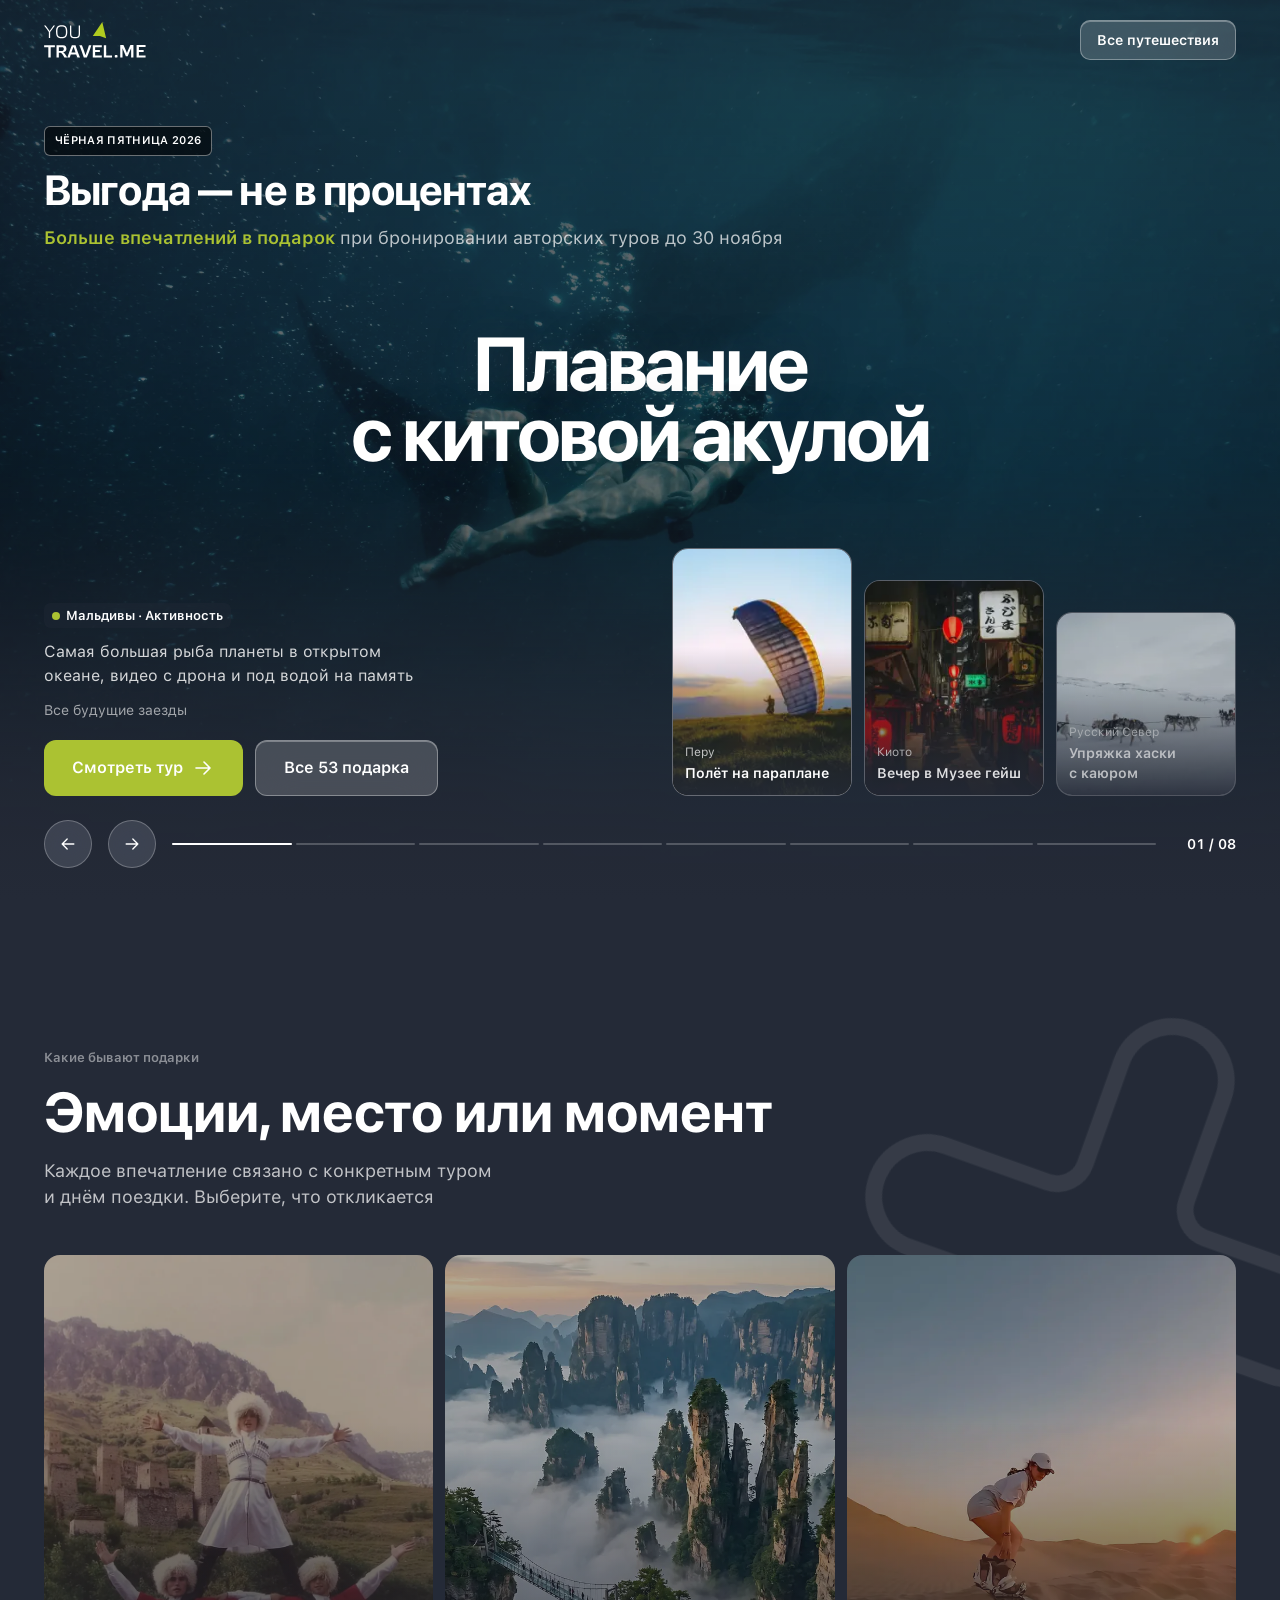
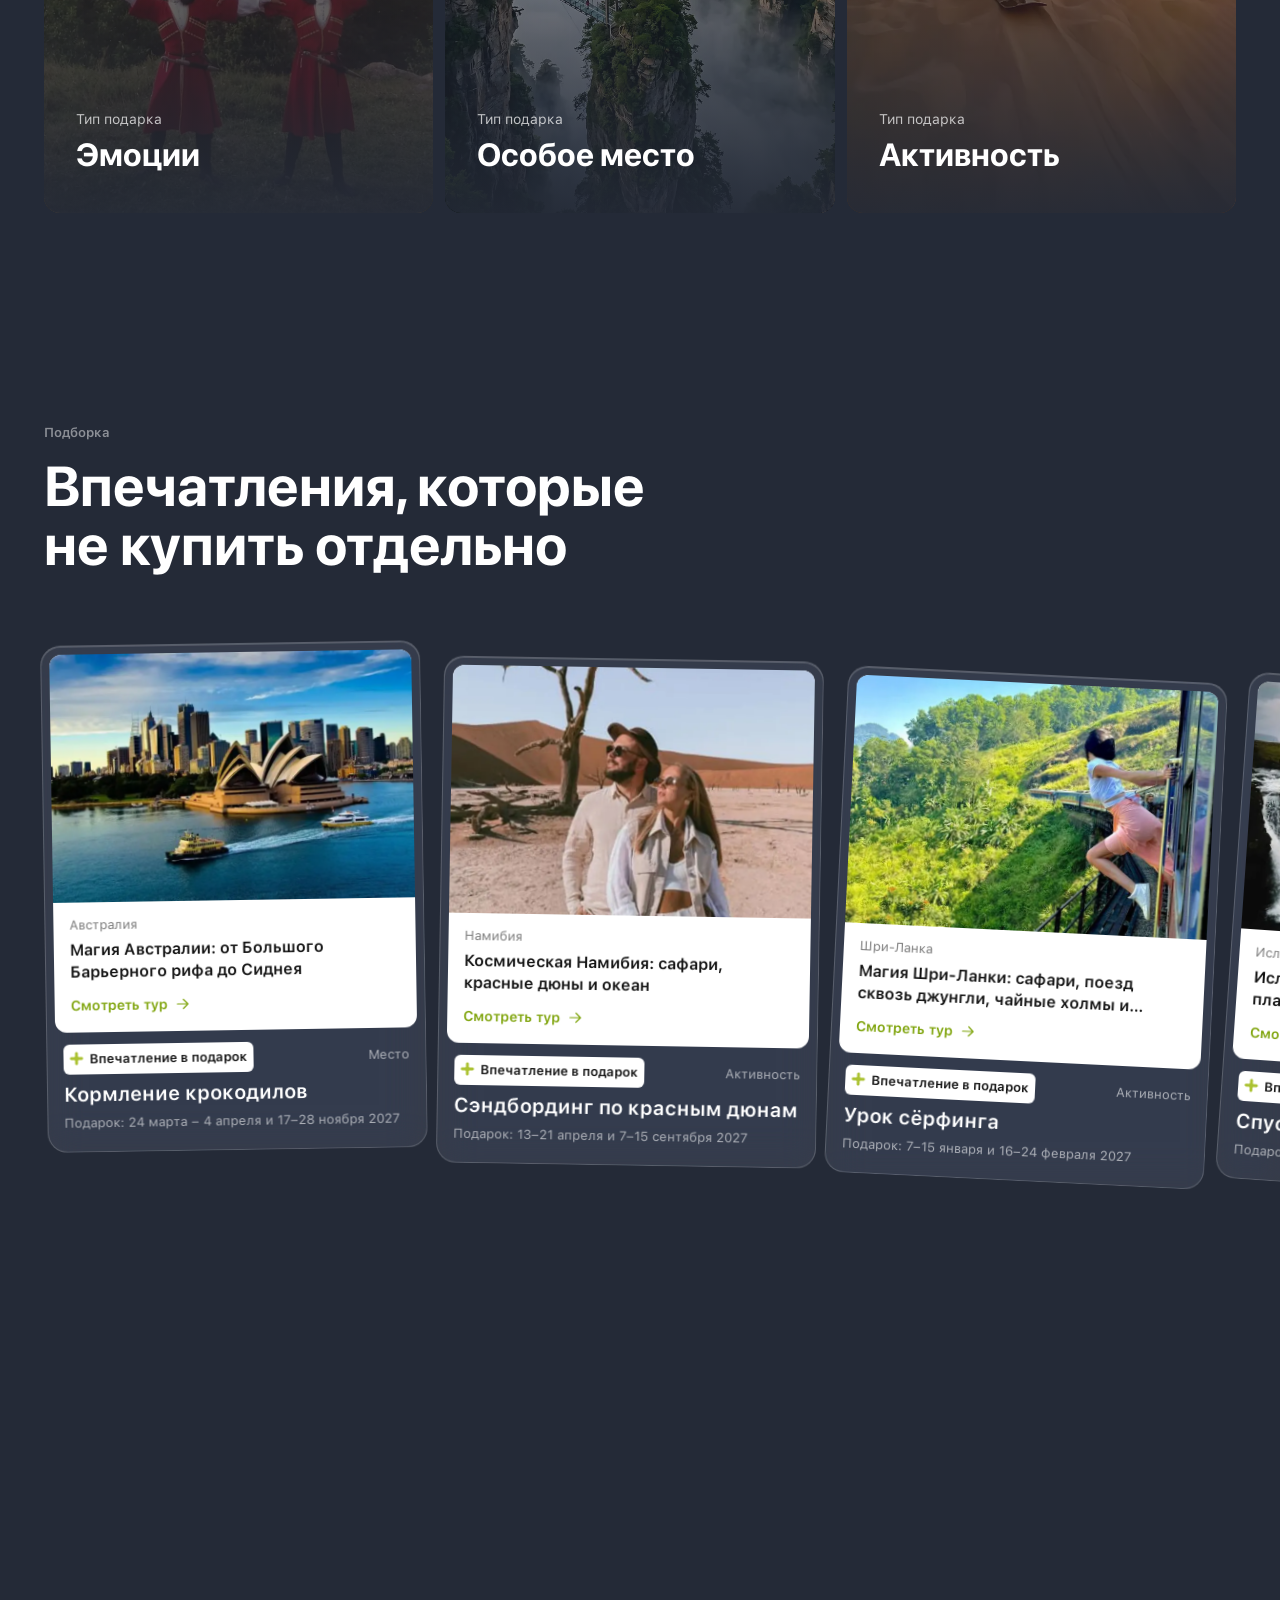
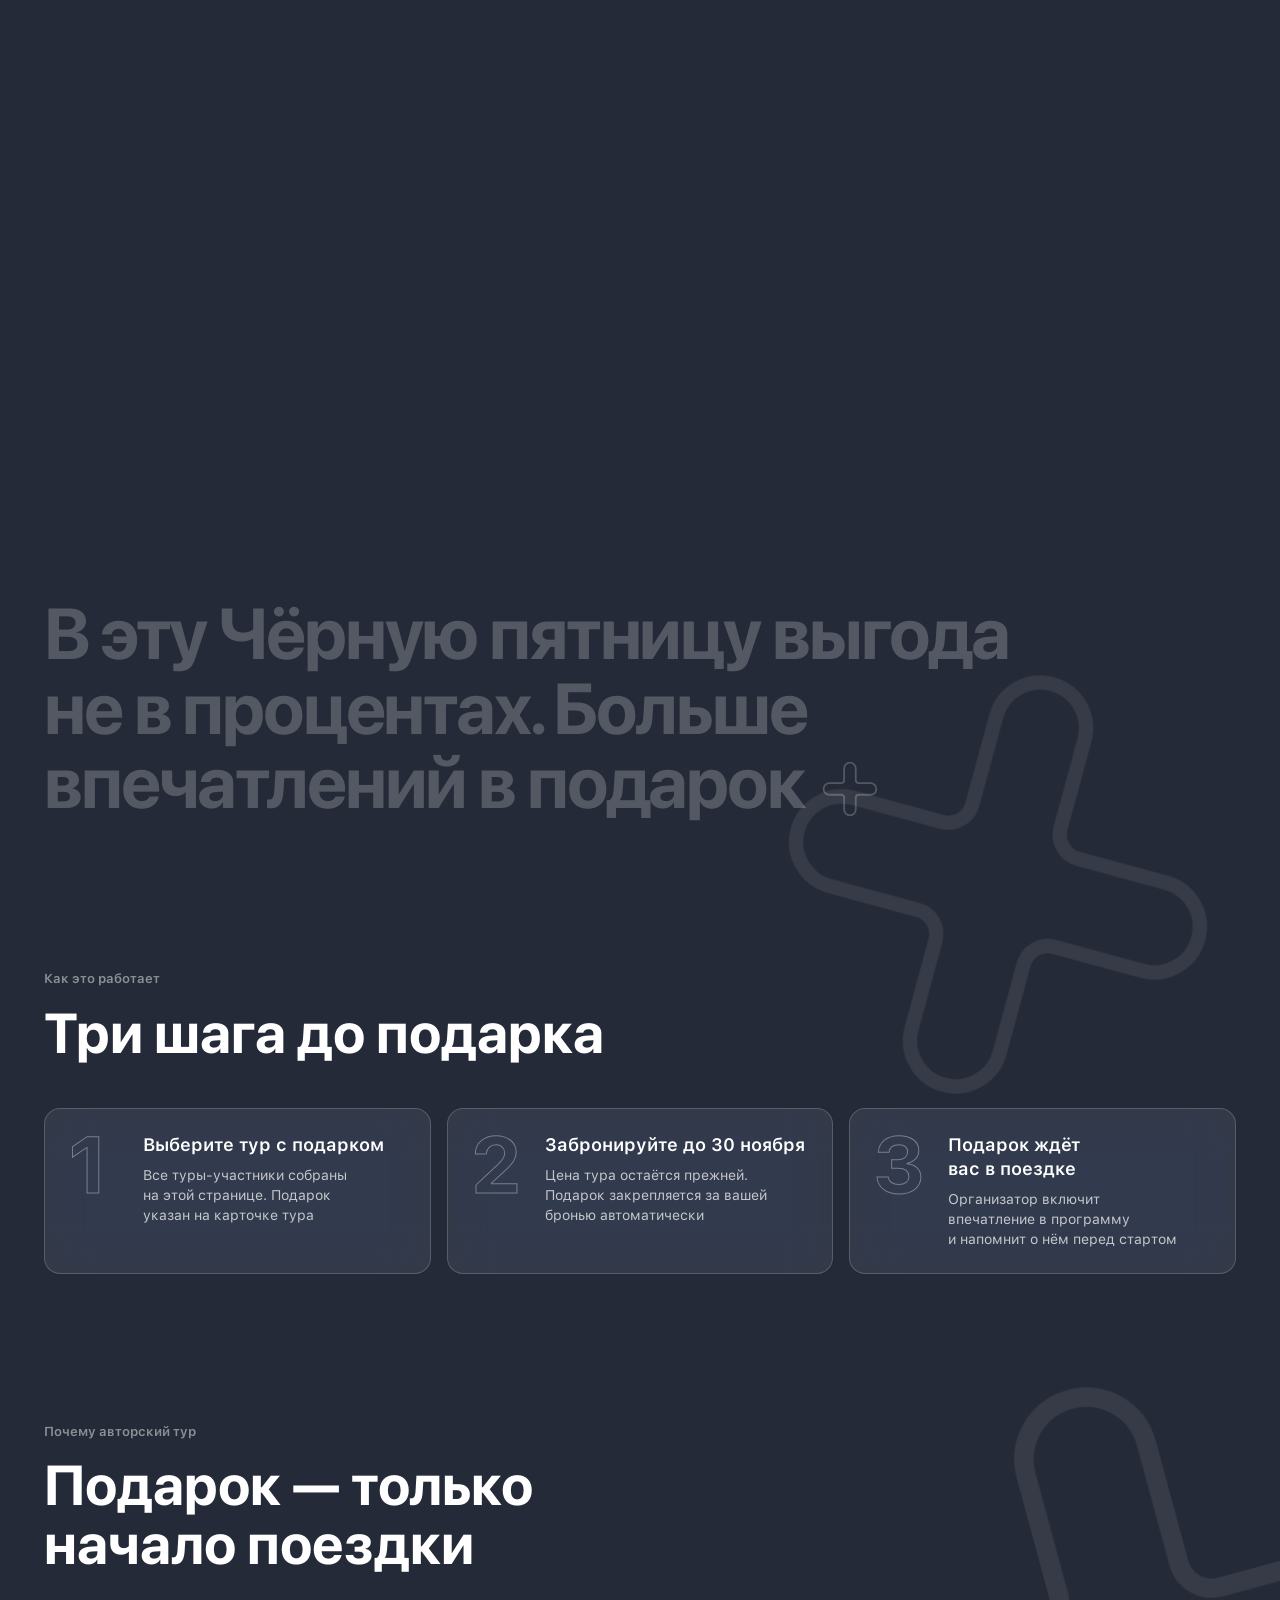
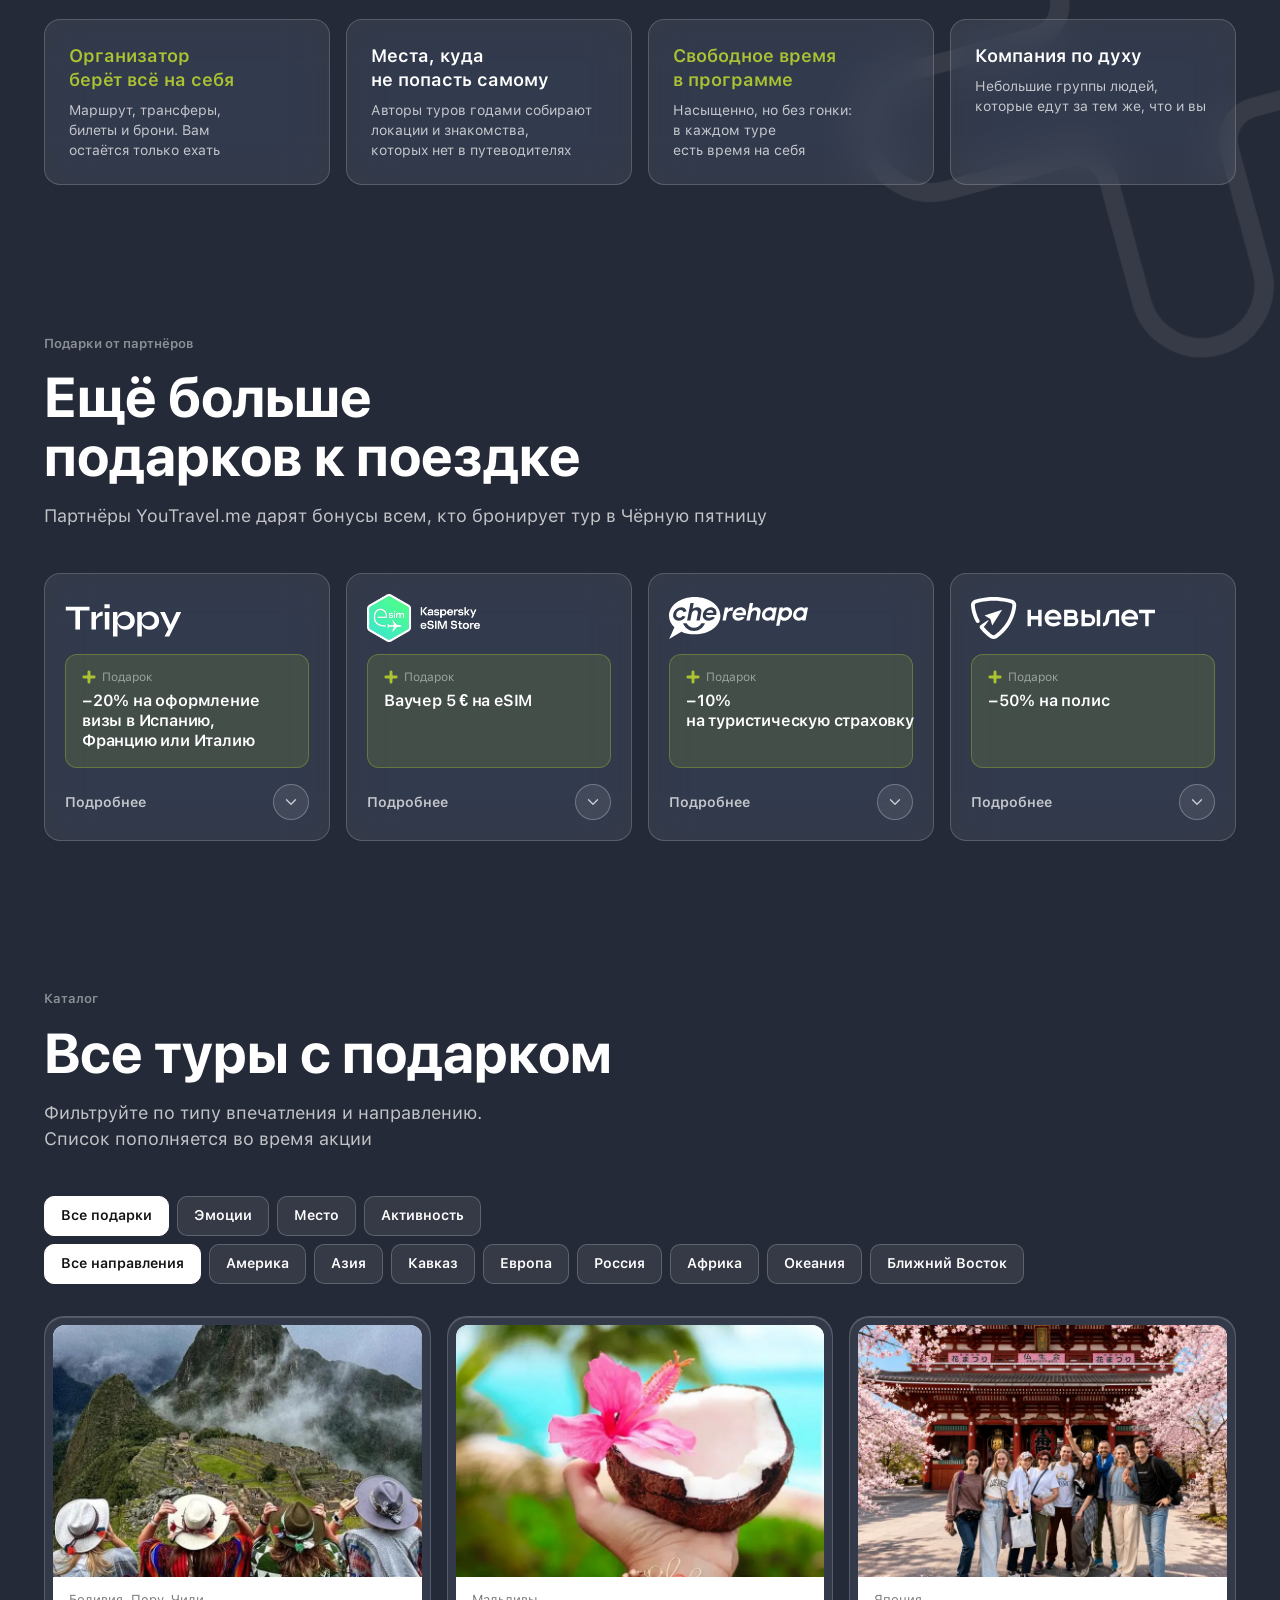
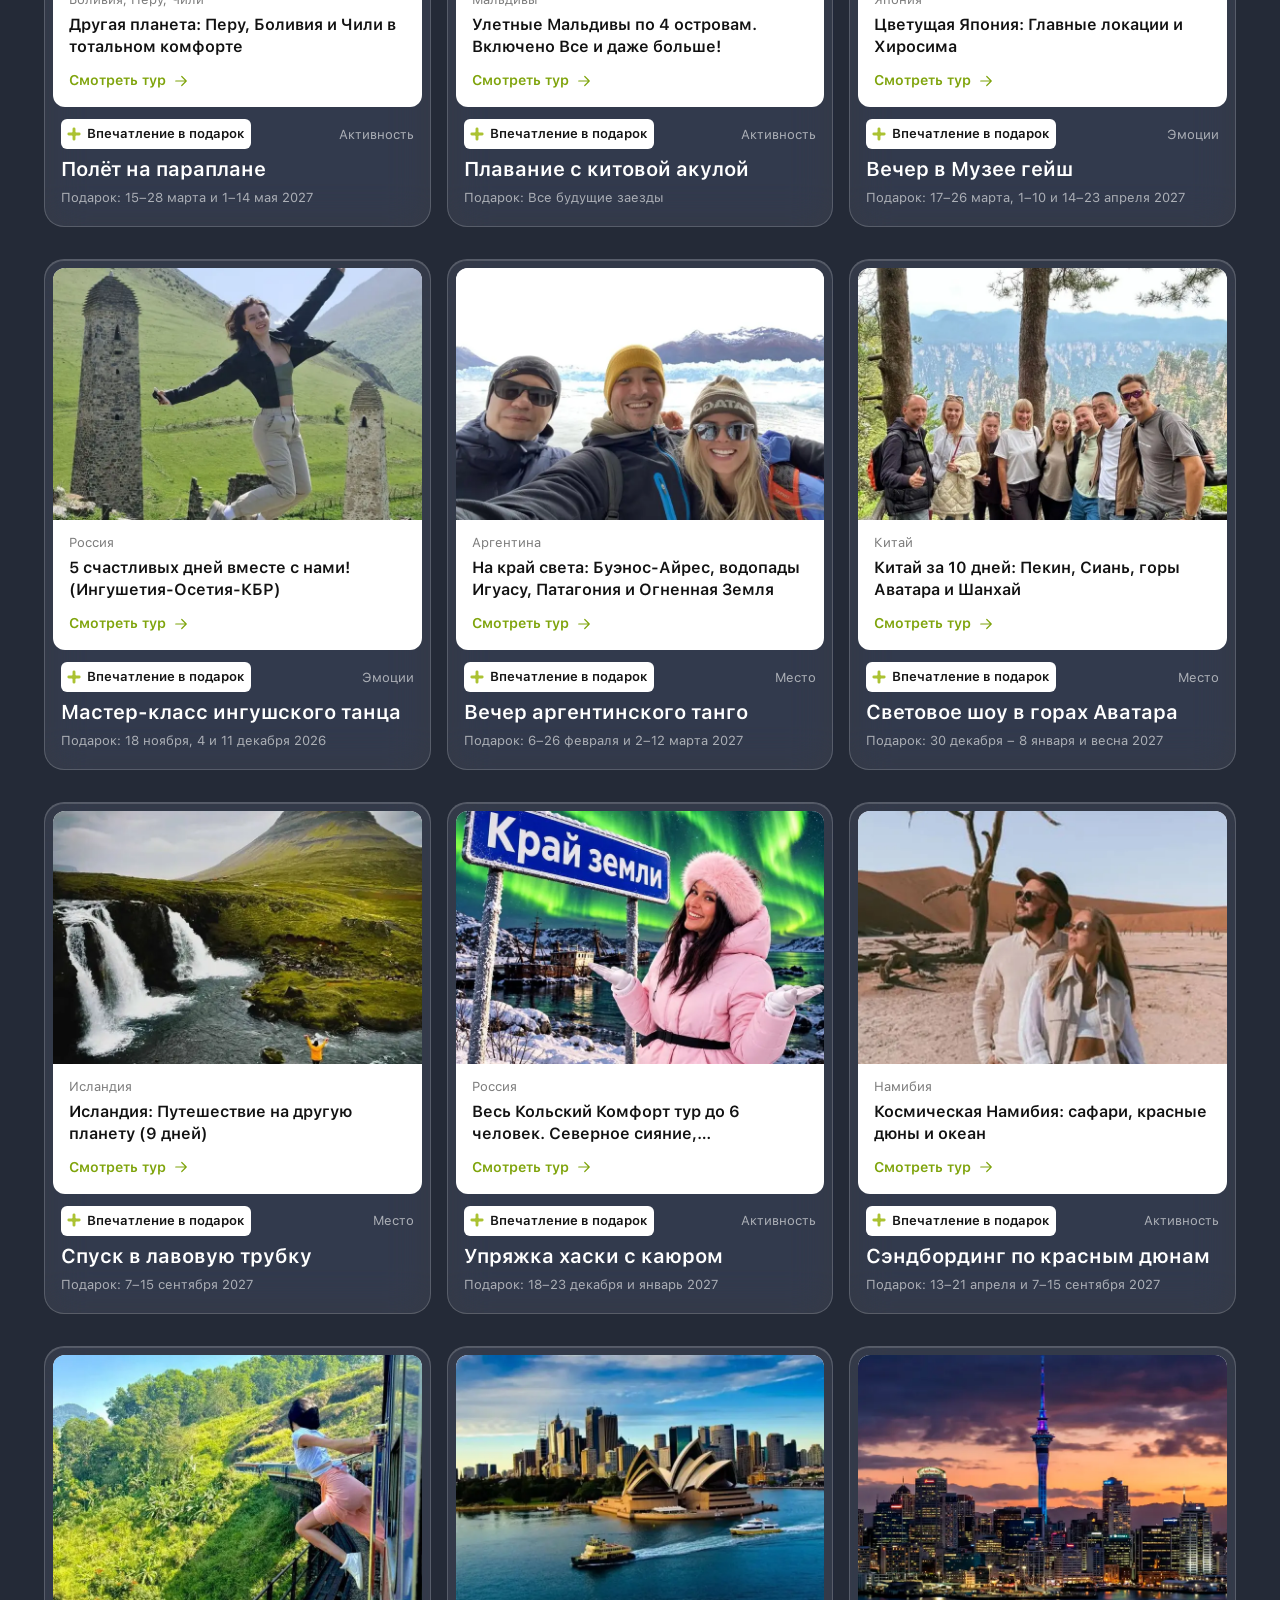
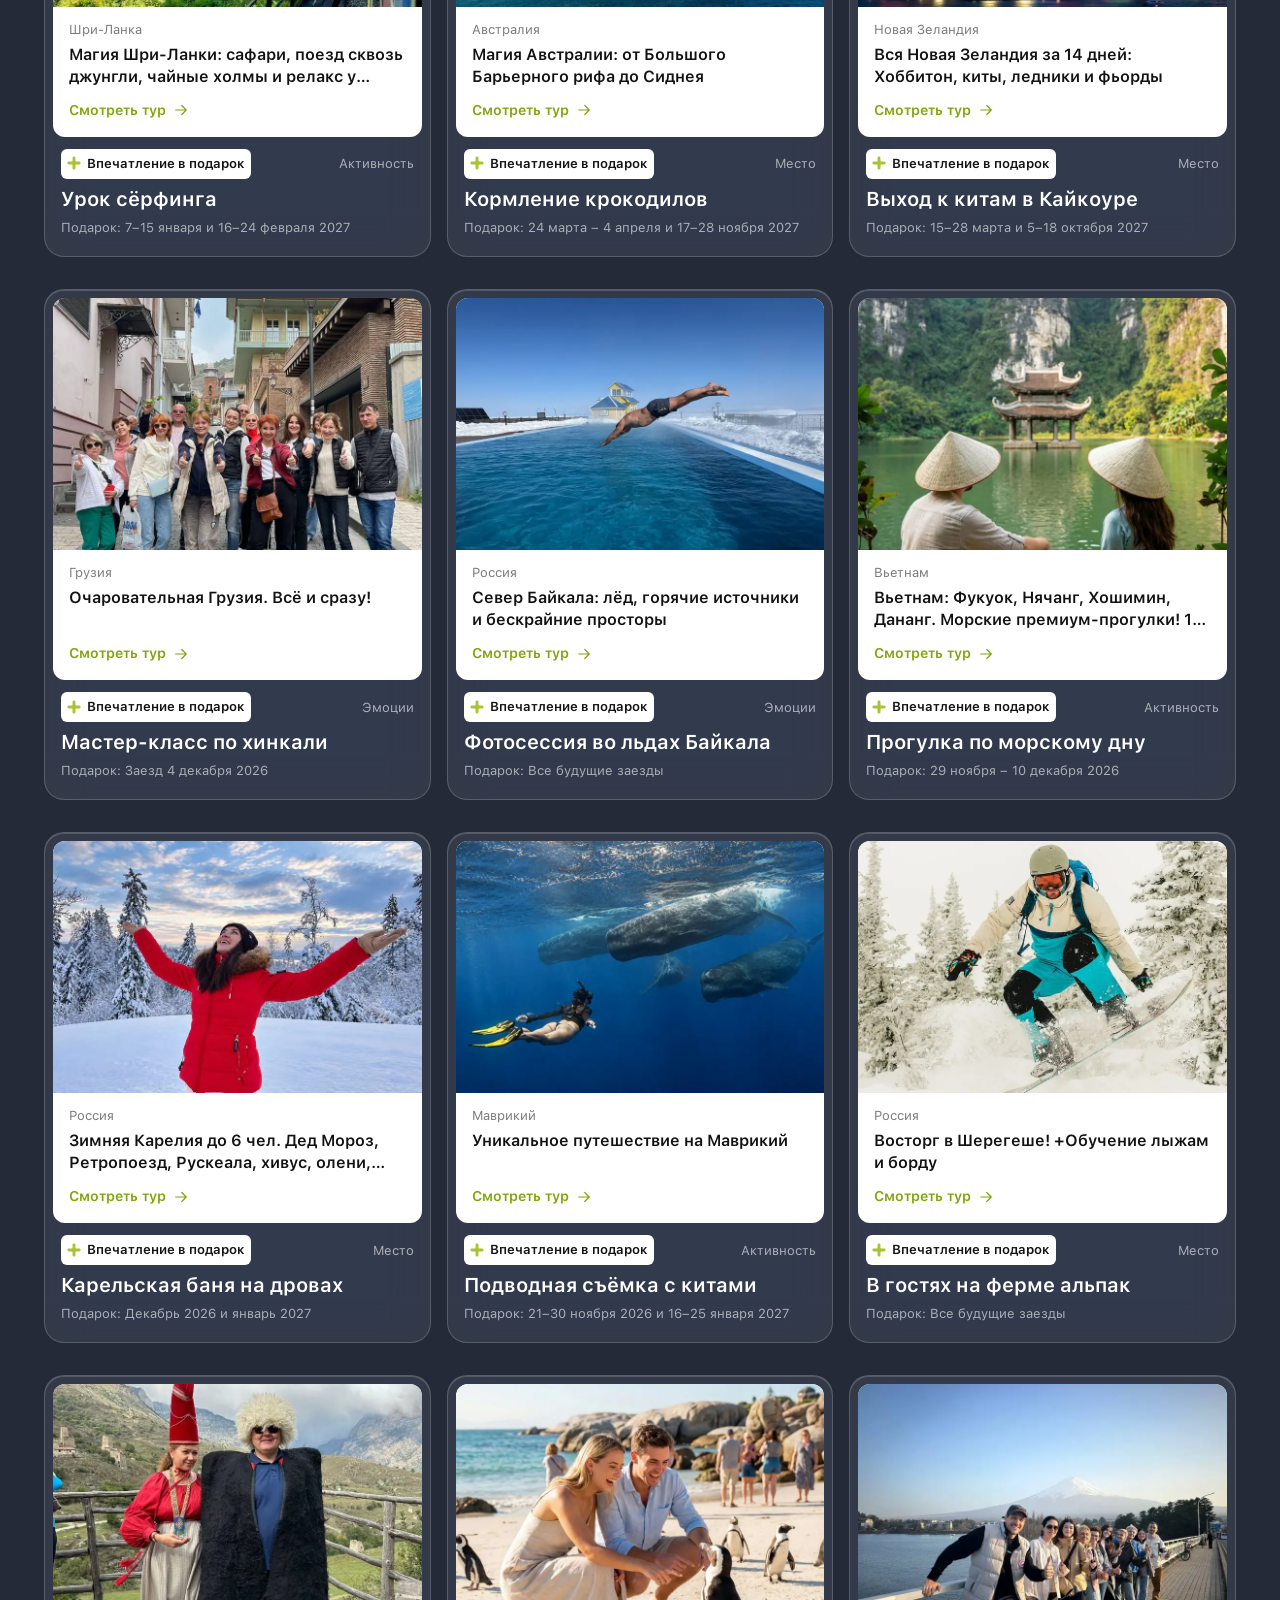
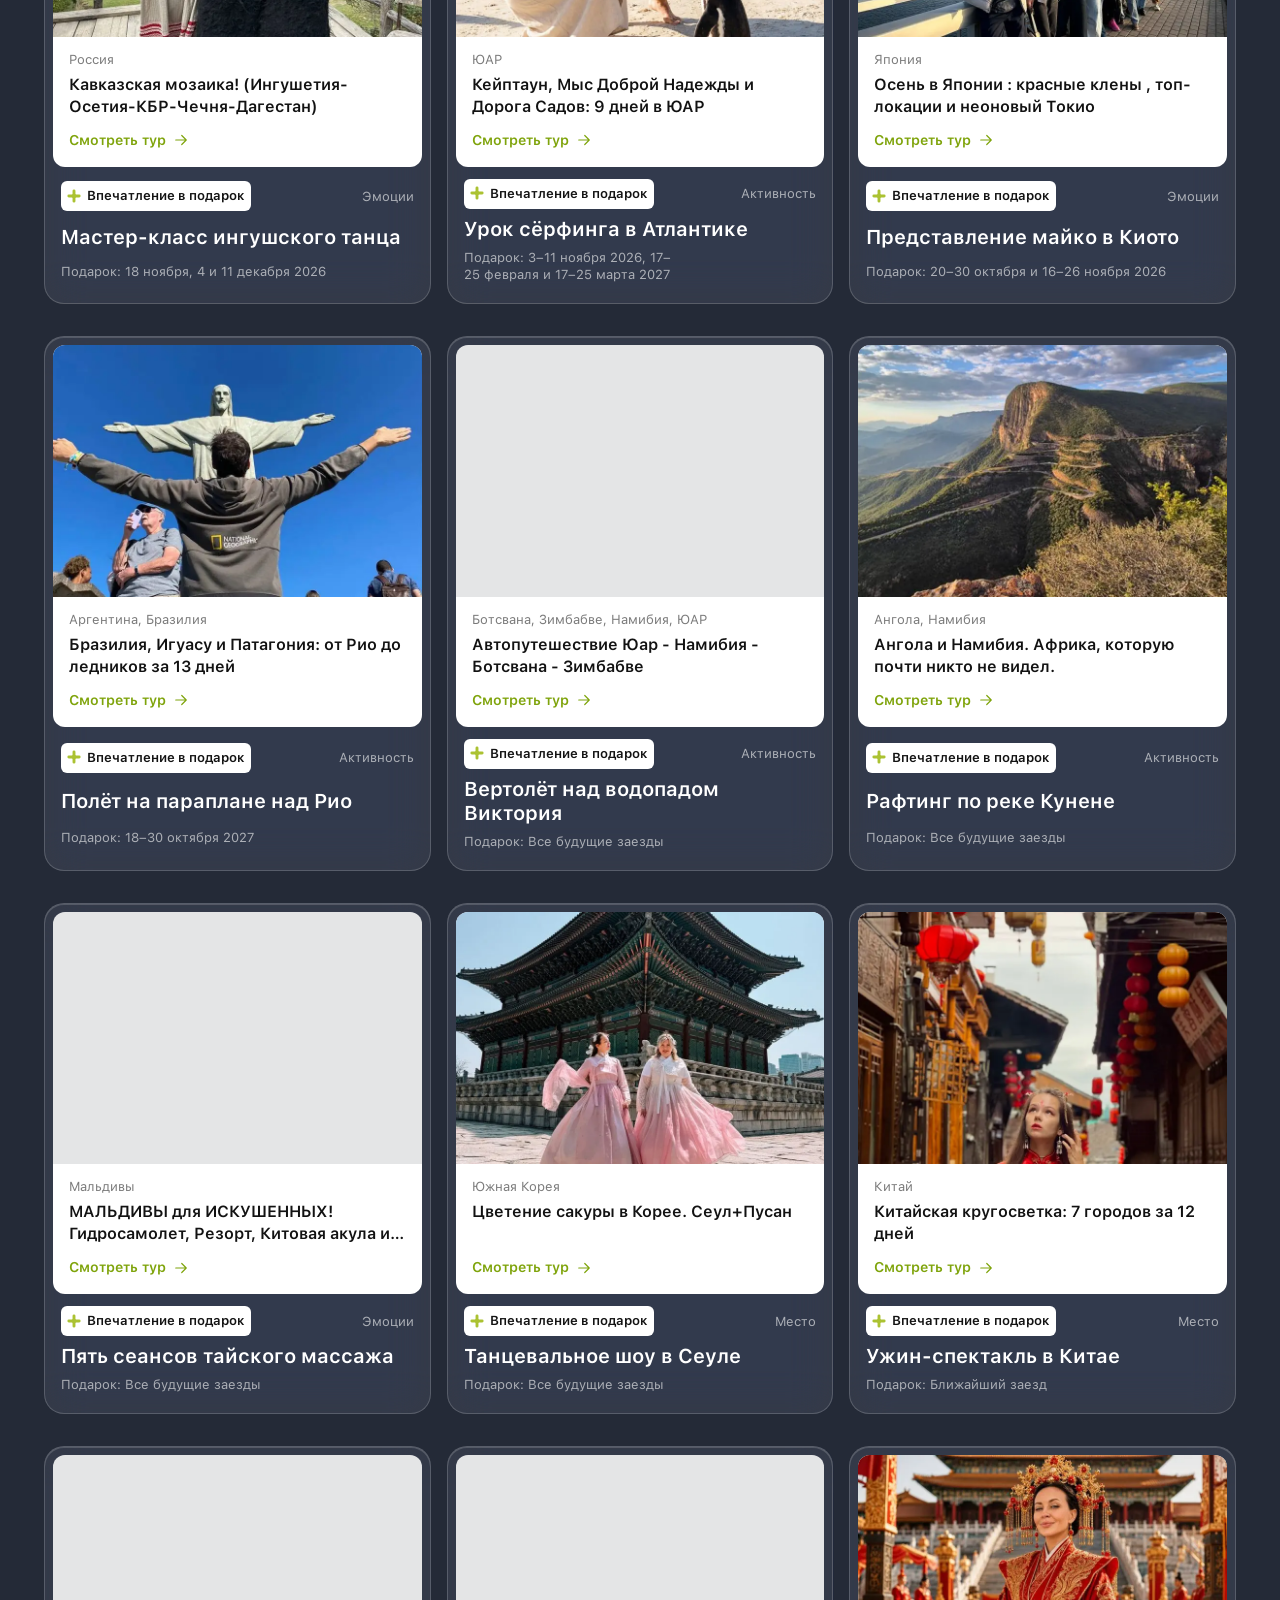
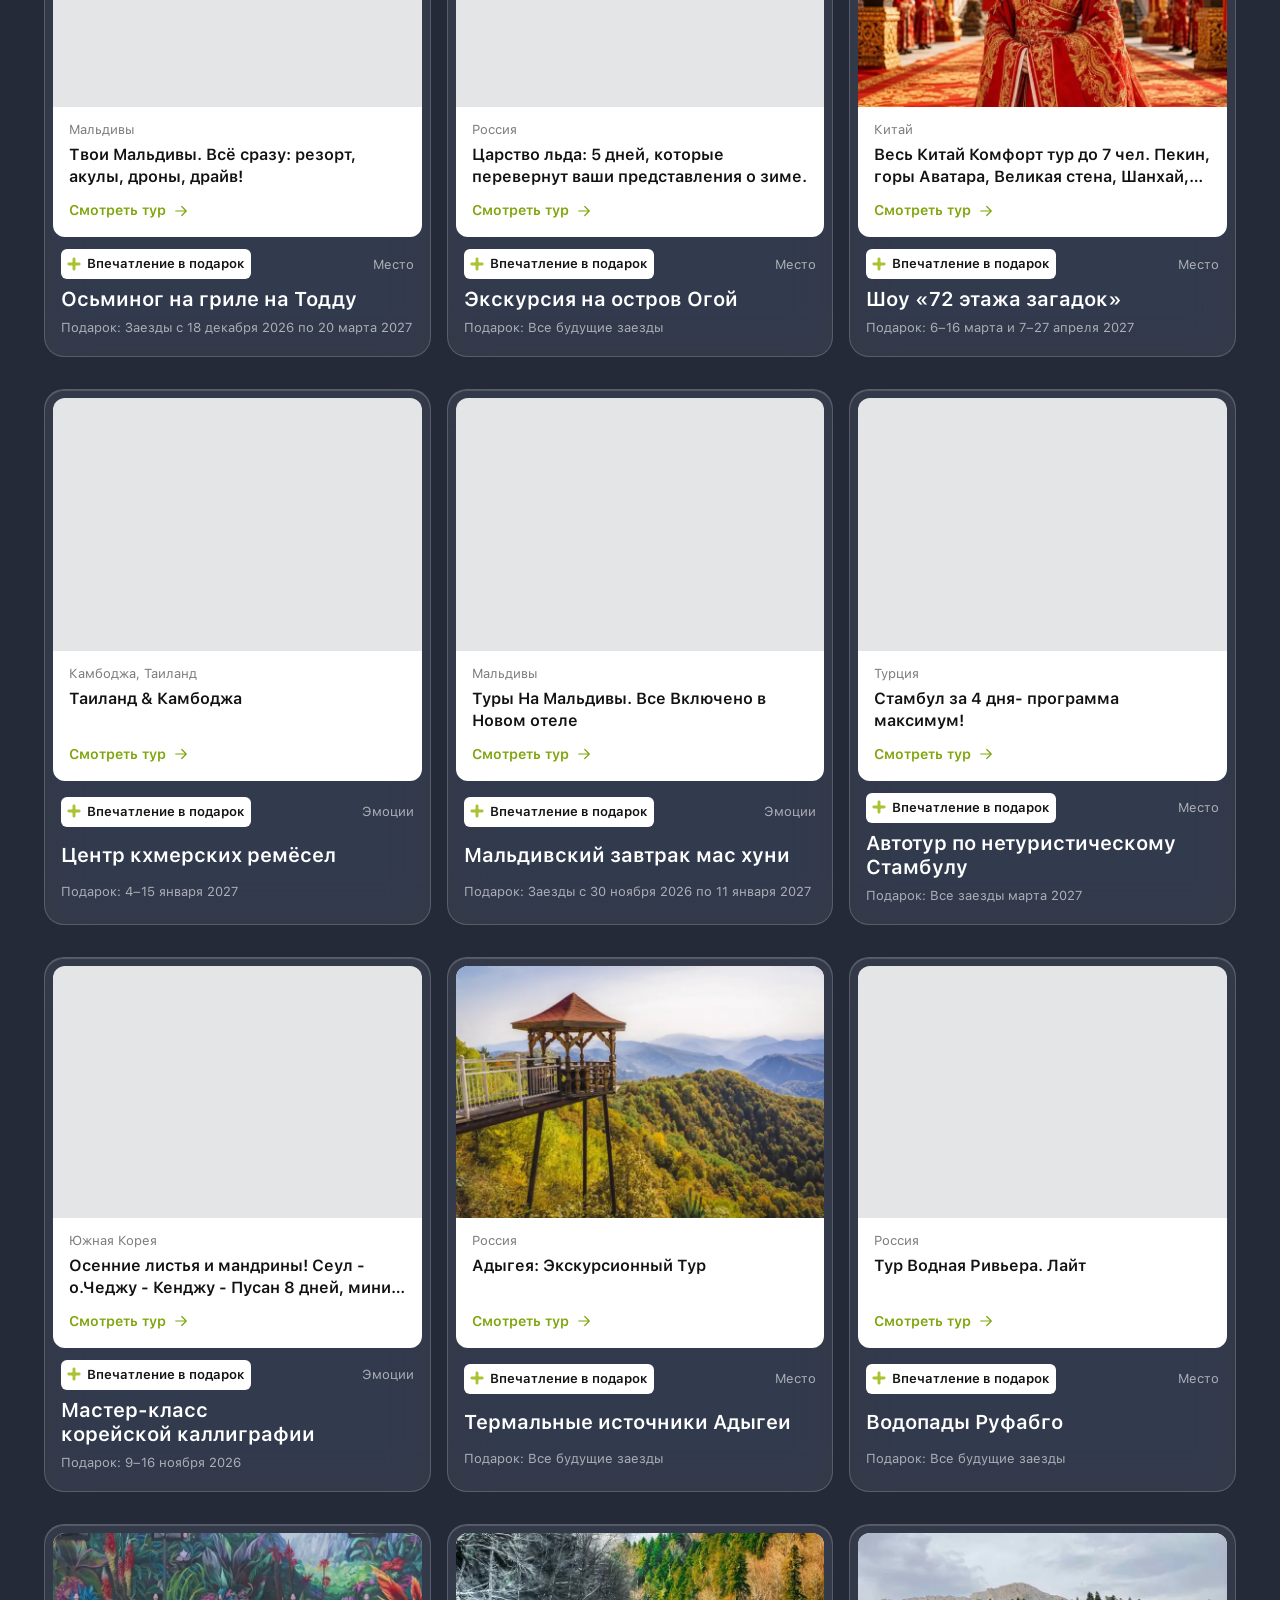
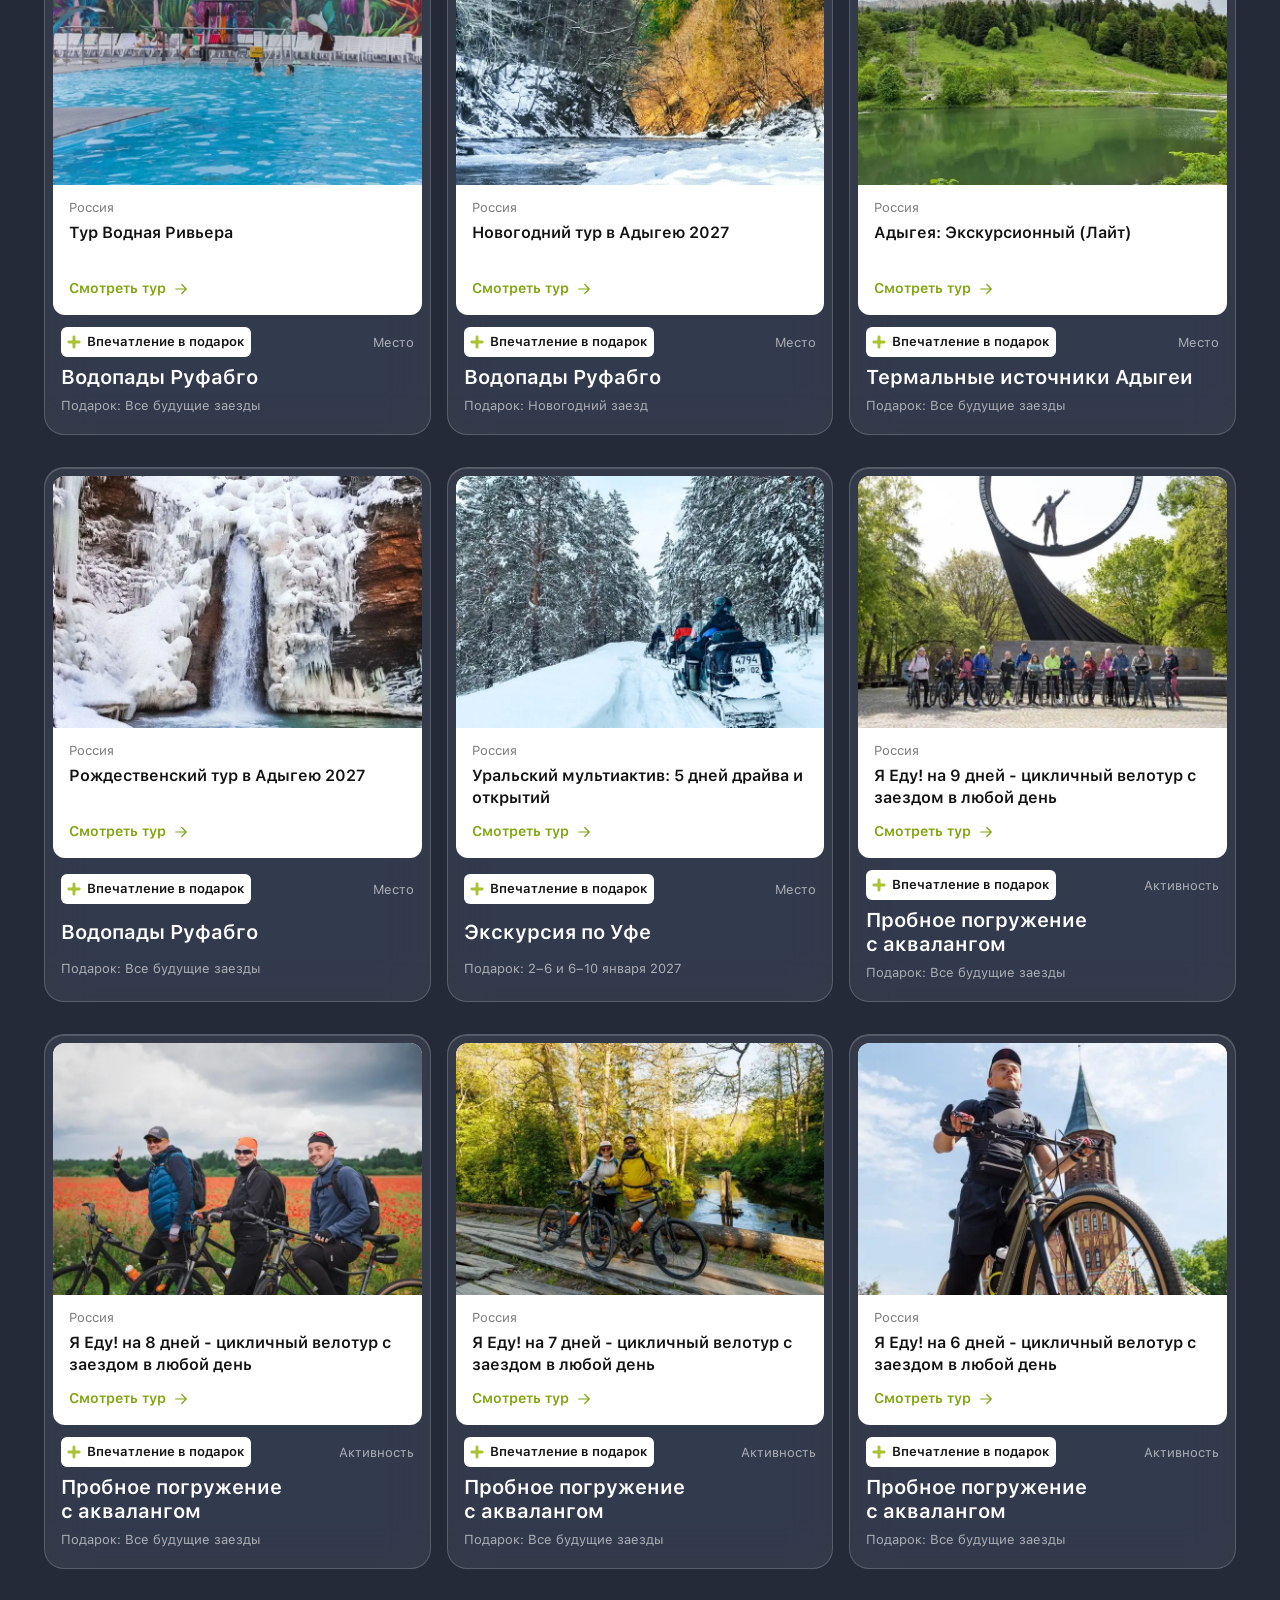
<file: black-friday-2026/index.html>
<!DOCTYPE html>
<html lang="ru">
<head>
  <meta charset="utf-8">
  <meta name="viewport" content="width=device-width, initial-scale=1">
  <title>Больше впечатлений в подарок — Чёрная пятница 2026 | YouTravel.me</title>
  <meta name="description" content="При бронировании авторских туров до 30 ноября — впечатление в подарок. Цена тура не меняется.">
  <meta name="robots" content="noindex, nofollow">
  <meta property="og:title" content="Больше впечатлений в подарок — Чёрная пятница 2026">
  <meta property="og:description" content="При бронировании авторских туров до 30 ноября — впечатление в подарок. Цена тура не меняется.">
  <meta property="og:image" content="https://youtravel.me/landing/black-friday-2026/assets/promo/whaleshark-h-xl.webp">
  <link rel="icon" href="./assets/favicon.png">
  <script>
    // Лёгкий режим только для действительно слабых условий: экономия трафика, 2G, ≤ 2 ГБ памяти.
    // Выключает движение (параллакс, наклон, приближение фото), стекло карточек не трогает.
    // «3g» и ≤ 4 ГБ не учитываем: браузер округляет память вниз (6 ГБ → 4) и при первом заходе
    // часто считает сеть «3g» — из-за этого у многих пропадало стекло на первой загрузке.
    (function () {
      var n = navigator, c = n.connection || {}
      if (c.saveData || /(^|-)2g$/.test(c.effectiveType || '') || (n.deviceMemory && n.deviceMemory <= 2))
        document.documentElement.classList.add('bf-lite')
    })()
  </script>
  <link rel="preload" as="font" type="font/woff2" href="./assets/fonts/sf-pro-display-700.woff2" crossorigin>
  <link rel="preload" as="font" type="font/woff2" href="./assets/fonts/sf-pro-text-400.woff2" crossorigin>
  <link rel="stylesheet" href="./styles.css?v=b3a3e1743a">
  <script defer src="./script.js?v=3549386680"></script>
</head>
<body class="bf-page">

<header class="bf-top">
  <div class="bf-wrap bf-top__inner">
    <a href="https://youtravel.me/" class="bf-top__logo" aria-label="YouTravel.me — на главную"><img src="./assets/logo-white.svg" alt="YouTravel.me" width="158" height="56"></a>
    <a class="bf-btn bf-btn_glass bf-btn_s" href="https://youtravel.me/tours/" target="_blank" rel="noopener">Все путешествия</a>
  </div>
</header>

<main>

<!-- Главный экран -->
<section class="bf-hero" aria-roledescription="карусель" aria-label="Подарки акции" data-hero>
  <div class="bf-hero__scene" aria-hidden="true">
    <div class="bf-hero__layer is-on"><img src="./assets/promo/whaleshark-h.webp" srcset="./assets/promo/whaleshark-h.webp 1200w, ./assets/promo/whaleshark-h-xl.webp 2400w" sizes="100vw" alt="" fetchpriority="high" decoding="async"></div>
    <div class="bf-hero__layer"><img data-src="./assets/promo/paraglider-h.webp" data-srcset="./assets/promo/paraglider-h.webp 1200w, ./assets/promo/paraglider-h-xl.webp 2400w" sizes="100vw" alt="" decoding="async"></div>
    <div class="bf-hero__layer"><img data-src="./assets/promo/geisha-h.webp" data-srcset="./assets/promo/geisha-h.webp 1200w, ./assets/promo/geisha-h-xl.webp 2400w" sizes="100vw" alt="" decoding="async"></div>
    <div class="bf-hero__layer"><img data-src="./assets/promo/husky-h.webp" data-srcset="./assets/promo/husky-h.webp 1200w, ./assets/promo/husky-h-xl.webp 2400w" sizes="100vw" alt="" decoding="async"></div>
    <div class="bf-hero__layer"><img data-src="./assets/promo/avatar-h.webp" data-srcset="./assets/promo/avatar-h.webp 1200w, ./assets/promo/avatar-h-xl.webp 2400w" sizes="100vw" alt="" decoding="async"></div>
    <div class="bf-hero__layer"><img data-src="./assets/promo/ingush-h.webp" data-srcset="./assets/promo/ingush-h.webp 1200w, ./assets/promo/ingush-h-xl.webp 2400w" sizes="100vw" alt="" decoding="async"></div>
    <div class="bf-hero__layer"><img data-src="./assets/promo/tango-h.webp" data-srcset="./assets/promo/tango-h.webp 1200w, ./assets/promo/tango-h-xl.webp 2400w" sizes="100vw" alt="" decoding="async"></div>
    <div class="bf-hero__layer"><img data-src="./assets/promo/lava-h.webp" data-srcset="./assets/promo/lava-h.webp 1200w, ./assets/promo/lava-h-xl.webp 2400w" sizes="100vw" alt="" decoding="async"></div>
  </div>
  <div class="bf-wrap bf-hero__ui">
    <div class="bf-hero__top">
      <div class="bf-hero__badges">
        <span class="bf-hero__caps">Чёрная пятница 2026</span>
        <span class="bf-chip" data-countdown-chip hidden><i></i>Осталось <span data-countdown></span></span>
      </div>
      <h1 class="bf-hero__title">Выгода — не в процентах</h1>
      <p class="bf-hero__lead"><b class="bf-hero__lead-accent">Больше впечатлений в подарок</b><span class="bf-hero__lead-rest"> при бронировании авторских туров до 30 ноября</span></p>
    </div>
    <div class="bf-hero__stage">
      <p class="bf-hero__gift is-on"><span style="--len:25">Плавание с китовой акулой</span></p>
      <p class="bf-hero__gift" aria-hidden="true"><span style="--len:18">Полёт на параплане</span></p>
      <p class="bf-hero__gift" aria-hidden="true"><span style="--len:18">Вечер в Музее гейш</span></p>
      <p class="bf-hero__gift" aria-hidden="true"><span style="--len:22">Упряжка хаски с каюром</span></p>
      <p class="bf-hero__gift" aria-hidden="true"><span style="--len:28">Световое шоу в горах Аватара</span></p>
      <p class="bf-hero__gift" aria-hidden="true"><span style="--len:29">Мастер‑класс ингушского танца</span></p>
      <p class="bf-hero__gift" aria-hidden="true"><span style="--len:25">Вечер аргентинского танго</span></p>
      <p class="bf-hero__gift" aria-hidden="true"><span style="--len:22">Спуск в лавовую трубку</span></p>
    </div>
    <div>
      <div class="bf-hero__bottom" data-hero-bottom>
        <div class="bf-hero__info" aria-live="polite" data-hero-info>
          <span class="bf-chip bf-chip_place"><i></i><span data-f="place">Мальдивы · Активность</span></span>
          <p class="bf-hero__unique" data-f="unique">Самая большая рыба планеты в открытом океане, видео с дрона и под водой на память</p>
          <p class="bf-hero__when" data-f="when">Все будущие заезды</p>
          <div class="bf-hero__actions">
            <a class="bf-btn bf-btn_green bf-btn_l bf-btn_arrow" data-f="href" href="https://youtravel.me/tours/46766/%D1%83%D0%BB%D0%B5%D1%82%D0%BD%D1%8B%D0%B5_%D0%BC%D0%B0%D0%BB%D1%8C%D0%B4%D0%B8%D0%B2%D1%8B_%D0%BF%D0%BE_4_%D0%BE%D1%81%D1%82%D1%80%D0%BE%D0%B2%D0%B0%D0%BC_%D0%B2%D0%BA%D0%BB%D1%8E%D1%87%D0%B5%D0%BD%D0%BE_%D0%B2%D1%81%D0%B5_%D0%B8_%D0%B4%D0%B0%D0%B6%D0%B5_%D0%B1%D0%BE%D0%BB%D1%8C%D1%88%D0%B5_" target="_blank" rel="noopener">Смотреть тур <svg viewBox="0 0 24 24" aria-hidden="true"><path d="M5 12h14m-6-6 6 6-6 6" fill="none" stroke="currentColor" stroke-width="1.6" stroke-linecap="round" stroke-linejoin="round"/></svg></a>
            <a class="bf-btn bf-btn_glass bf-btn_l" href="#bf-catalog" data-to-catalog>Все 53&nbsp;подарка</a>
          </div>
        </div>
        <div class="bf-hero__stack" data-hero-stack></div>
      </div>
      <div class="bf-hero__ctrl">
        <button type="button" class="bf-round" data-hero-prev aria-label="Предыдущий подарок"><svg viewBox="0 0 24 24" aria-hidden="true"><path d="M19 12H5m6-6-6 6 6 6" fill="none" stroke="currentColor" stroke-width="1.6" stroke-linecap="round" stroke-linejoin="round"/></svg></button>
        <button type="button" class="bf-round" data-hero-next aria-label="Следующий подарок"><svg viewBox="0 0 24 24" aria-hidden="true"><path d="M5 12h14m-6-6 6 6-6 6" fill="none" stroke="currentColor" stroke-width="1.6" stroke-linecap="round" stroke-linejoin="round"/></svg></button>
        <div class="bf-hero__segs">
          <button type="button" aria-label="Подарок 1: Плавание с китовой акулой" class="is-on"><i></i></button>
          <button type="button" aria-label="Подарок 2: Полёт на параплане"><i></i></button>
          <button type="button" aria-label="Подарок 3: Вечер в Музее гейш"><i></i></button>
          <button type="button" aria-label="Подарок 4: Упряжка хаски с каюром"><i></i></button>
          <button type="button" aria-label="Подарок 5: Световое шоу в горах Аватара"><i></i></button>
          <button type="button" aria-label="Подарок 6: Мастер‑класс ингушского танца"><i></i></button>
          <button type="button" aria-label="Подарок 7: Вечер аргентинского танго"><i></i></button>
          <button type="button" aria-label="Подарок 8: Спуск в лавовую трубку"><i></i></button>
        </div>
        <span class="bf-hero__count" data-hero-count>01 / 08</span>
      </div>
    </div>
  </div>
  <script type="application/json" id="bf-hero-data">[{"title":"Плавание с китовой акулой","place":"Мальдивы","type":"Активность","unique":"Самая большая рыба планеты в открытом океане, видео с дрона и под водой на память","when":"Все будущие заезды","href":"https://youtravel.me/tours/46766/%D1%83%D0%BB%D0%B5%D1%82%D0%BD%D1%8B%D0%B5_%D0%BC%D0%B0%D0%BB%D1%8C%D0%B4%D0%B8%D0%B2%D1%8B_%D0%BF%D0%BE_4_%D0%BE%D1%81%D1%82%D1%80%D0%BE%D0%B2%D0%B0%D0%BC_%D0%B2%D0%BA%D0%BB%D1%8E%D1%87%D0%B5%D0%BD%D0%BE_%D0%B2%D1%81%D0%B5_%D0%B8_%D0%B4%D0%B0%D0%B6%D0%B5_%D0%B1%D0%BE%D0%BB%D1%8C%D1%88%D0%B5_","img":"whaleshark-h"},{"title":"Полёт на параплане","place":"Перу","type":"Активность","unique":"Анды и древние долины Перу с высоты птичьего полёта","when":"15–28 марта и 1–14 мая 2027","href":"https://youtravel.me/tours/56867/%D0%B4%D1%80%D1%83%D0%B3%D0%B0%D1%8F_%D0%BF%D0%BB%D0%B0%D0%BD%D0%B5%D1%82%D0%B0_%D0%BF%D0%B5%D1%80%D1%83_%D0%B1%D0%BE%D0%BB%D0%B8%D0%B2%D0%B8%D1%8F_%D0%B8_%D1%87%D0%B8%D0%BB%D0%B8_%D0%B2_%D1%82%D0%BE%D1%82%D0%B0%D0%BB%D1%8C%D0%BD%D0%BE%D0%BC_%D0%BA%D0%BE%D0%BC%D1%84%D0%BE%D1%80%D1%82%D0%B5","img":"paraglider-h"},{"title":"Вечер в Музее гейш","place":"Киото","type":"Эмоции","unique":"Традиционный танец и костюмы гейш в старом квартале Гион","when":"17–26 марта, 1–10 и 14–23 апреля 2027","href":"https://youtravel.me/tours/53924/%D1%86%D0%B2%D0%B5%D1%82%D1%83%D1%89%D0%B0%D1%8F_%D1%8F%D0%BF%D0%BE%D0%BD%D0%B8%D1%8F_%D0%B3%D0%BB%D0%B0%D0%B2%D0%BD%D1%8B%D0%B5_%D0%BB%D0%BE%D0%BA%D0%B0%D1%86%D0%B8%D0%B8_%D0%B8_%D1%85%D0%B8%D1%80%D0%BE%D1%81%D0%B8%D0%BC%D0%B0","img":"geisha-h"},{"title":"Упряжка хаски с каюром","place":"Русский Север","type":"Активность","unique":"Настоящие северные нарты и команда ездовых собак","when":"18–23 декабря и январь 2027","href":"https://youtravel.me/tours/41627/%D0%B2%D0%B5%D1%81%D1%8C_%D0%BA%D0%BE%D0%BB%D1%8C%D1%81%D0%BA%D0%B8%D0%B9_%D0%BA%D0%BE%D0%BC%D1%84%D0%BE%D1%80%D1%82_%D1%82%D1%83%D1%80_%D0%B4%D0%BE_6_%D1%87%D0%B5%D0%BB%D0%BE%D0%B2%D0%B5%D0%BA_%D1%81%D0%B5%D0%B2%D0%B5%D1%80%D0%BD%D0%BE%D0%B5_%D1%81%D0%B8%D1%8F%D0%BD%D0%B8%D0%B5_%D0%B0%D0%B9%D1%81%D1%84%D0%BB%D0%BE%D0%B0%D1%82%D0%B8%D0%BD%D0%B3_%D1%82%D0%B5%D1%80%D0%B8%D0%B1%D0%B5%D1%80%D0%BA%D0%B0","img":"husky-h"},{"title":"Световое шоу в горах Аватара","place":"Чжанцзяцзе","type":"Место","unique":"Каменные столбы Чжанцзяцзе, какими их видят только после заката","when":"30 декабря – 8 января и весна 2027","href":"https://youtravel.me/tours/66923/%D0%BA%D0%B8%D1%82%D0%B0%D0%B9_%D0%B7%D0%B0_10_%D0%B4%D0%BD%D0%B5%D0%B9_%D0%BF%D0%B5%D0%BA%D0%B8%D0%BD_%D1%81%D0%B8%D0%B0%D0%BD%D1%8C_%D0%B3%D0%BE%D1%80%D1%8B_%D0%B0%D0%B2%D0%B0%D1%82%D0%B0%D1%80%D0%B0_%D0%B8_%D1%88%D0%B0%D0%BD%D1%85%D0%B0%D0%B9","img":"avatar-h"},{"title":"Мастер‑класс ингушского танца","place":"Ингушетия","type":"Эмоции","unique":"Танцуете сами под руководством человека, выросшего в этой традиции","when":"18 ноября, 4 и 11 декабря 2026","href":"https://youtravel.me/tours/28257/5_%D1%81%D1%87%D0%B0%D1%81%D1%82%D0%BB%D0%B8%D0%B2%D1%8B%D1%85_%D0%B4%D0%BD%D0%B5%D0%B9_%D0%B2%D0%BC%D0%B5%D1%81%D1%82%D0%B5_%D1%81_%D0%BD%D0%B0%D0%BC%D0%B8_%D0%B8%D0%BD%D0%B3%D1%83%D1%88%D0%B5%D1%82%D0%B8%D1%8F-%D0%BE%D1%81%D0%B5%D1%82%D0%B8%D1%8F-%D0%BA%D0%B1%D1%80_","img":"ingush-h"},{"title":"Вечер аргентинского танго","place":"Буэнос‑Айрес","type":"Место","unique":"Танго в городе, где оно родилось","when":"6–26 февраля и 2–12 марта 2027","href":"https://youtravel.me/tours/65119/%D0%BD%D0%B0_%D0%BA%D1%80%D0%B0%D0%B9_%D1%81%D0%B2%D0%B5%D1%82%D0%B0_%D0%B1%D1%83%D1%8D%D0%BD%D0%BE%D1%81-%D0%B0%D0%B9%D1%80%D0%B5%D1%81_%D0%B2%D0%BE%D0%B4%D0%BE%D0%BF%D0%B0%D0%B4%D1%8B_%D0%B8%D0%B3%D1%83%D0%B0%D1%81%D1%83_%D0%BF%D0%B0%D1%82%D0%B0%D0%B3%D0%BE%D0%BD%D0%B8%D1%8F_%D0%B8_%D0%BE%D0%B3%D0%BD%D0%B5%D0%BD%D0%BD%D0%B0%D1%8F_%D0%B7%D0%B5%D0%BC%D0%BB%D1%8F","img":"tango-h"},{"title":"Спуск в лавовую трубку","place":"Исландия","type":"Место","unique":"Подземный тоннель, по которому когда‑то текла лава","when":"7–15 сентября 2027","href":"https://youtravel.me/tours/60258/%D0%B8%D1%81%D0%BB%D0%B0%D0%BD%D0%B4%D0%B8%D1%8F_%D0%BF%D1%83%D1%82%D0%B5%D1%88%D0%B5%D1%81%D1%82%D0%B2%D0%B8%D0%B5_%D0%BD%D0%B0_%D0%B4%D1%80%D1%83%D0%B3%D1%83%D1%8E_%D0%BF%D0%BB%D0%B0%D0%BD%D0%B5%D1%82%D1%83_9_%D0%B4%D0%BD%D0%B5%D0%B9_","img":"lava-h"}]</script>
</section>

<!-- Типы подарков -->
<section class="bf-wrap bf-kinds bf-plus-host">
  <svg class="bf-plus bf-plus-bg bf-kinds__plus" viewBox="-3 -3 106 106" aria-hidden="true" focusable="false"><path d="M39 11A11 11 0 0 1 61 11V33A6 6 0 0 0 67 39H89A11 11 0 0 1 89 61H67A6 6 0 0 0 61 67V89A11 11 0 0 1 39 89V67A6 6 0 0 0 33 61H11A11 11 0 0 1 11 39H33A6 6 0 0 0 39 33Z" fill="none" stroke="currentColor" stroke-width="3.4" stroke-linejoin="round"/></svg>
  <div class="bf-head bf-rv">
    <span class="bf-head__kicker">Какие бывают подарки</span>
    <h2 class="bf-head__title">Эмоции, место или момент</h2>
    <p class="bf-head__text">Каждое впечатление связано с конкретным туром и днём поездки. Выберите, что откликается</p>
  </div>
  <div class="bf-kinds__list">
    <button type="button" class="bf-kinds__item bf-rv" data-kind="person">
      <img src="./assets/promo/ingush-dance.webp" alt="" loading="lazy" decoding="async">
      <small>Тип подарка</small>
      <h3>Эмоции</h3>
      <p>Мастера, танцоры, фотографы и местные жители, к которым не попасть без организатора</p>
    </button>
    <button type="button" class="bf-kinds__item bf-rv" data-kind="place">
      <img src="./assets/promo/avatar-1.webp" alt="" loading="lazy" decoding="async">
      <small>Тип подарка</small>
      <h3>Особое место</h3>
      <p>Горы Аватара после заката, лавовые тоннели, бани и фермы: туда, куда обычно не заходят туристы</p>
    </button>
    <button type="button" class="bf-kinds__item bf-rv" data-kind="activity">
      <img src="./assets/promo/dunes-1.webp" alt="" loading="lazy" decoding="async">
      <small>Тип подарка</small>
      <h3>Активность</h3>
      <p>Полёты, сёрфинг, упряжки и спуски с дюн. Впечатление, которое остаётся в теле</p>
    </button>
  </div>
</section>

<!-- Подборка -->
<section class="bf-selection" data-selection>
  <div class="bf-selection__frame">
    <div class="bf-wrap">
      <div class="bf-head bf-rv">
        <span class="bf-head__kicker">Подборка</span>
        <h2 class="bf-head__title">Впечатления, которые не купить отдельно</h2>
      </div>
    </div>
    <div class="bf-selection__track" data-selection-track>

<article class="bf-gift bf-selection__card" data-type="place" data-region="Океания">
  <a class="bf-tour" href="https://youtravel.me/tours/64459/%D0%BC%D0%B0%D0%B3%D0%B8%D1%8F_%D0%B0%D0%B2%D1%81%D1%82%D1%80%D0%B0%D0%BB%D0%B8%D0%B8_%D0%BE%D1%82_%D0%B1%D0%BE%D0%BB%D1%8C%D1%88%D0%BE%D0%B3%D0%BE_%D0%B1%D0%B0%D1%80%D1%8C%D0%B5%D1%80%D0%BD%D0%BE%D0%B3%D0%BE_%D1%80%D0%B8%D1%84%D0%B0_%D0%B4%D0%BE_%D1%81%D0%B8%D0%B4%D0%BD%D0%B5%D1%8F" target="_blank" rel="noopener">
    <span class="bf-tour__img"><img src="./assets/tours/64459.webp" alt="" loading="lazy" decoding="async" width="760" height="520"></span>
    <span class="bf-tour__body">
      <small>Австралия</small>
      <b>Магия Австралии: от Большого Барьерного рифа до Сиднея</b>
      <span class="bf-tour__more">Смотреть тур <svg viewBox="0 0 24 24" aria-hidden="true"><path d="M5 12h14m-6-6 6 6-6 6" fill="none" stroke="currentColor" stroke-width="1.6" stroke-linecap="round" stroke-linejoin="round"/></svg></span>
    </span>
  </a>
  <div class="bf-gift__head">
    <span class="bf-gift__badge"><svg class="bf-plus bf-gift__plus" viewBox="-3 -3 106 106" aria-hidden="true" focusable="false"><path d="M39 11A11 11 0 0 1 61 11V33A6 6 0 0 0 67 39H89A11 11 0 0 1 89 61H67A6 6 0 0 0 61 67V89A11 11 0 0 1 39 89V67A6 6 0 0 0 33 61H11A11 11 0 0 1 11 39H33A6 6 0 0 0 39 33Z" fill="currentColor"/></svg>Впечатление в&nbsp;подарок</span>
    <span class="bf-gift__type">Место</span>
    <h3 class="bf-gift__title">Кормление крокодилов</h3>
    <p class="bf-gift__when">Подарок: 24 марта – 4 апреля и 17–28 ноября 2027</p>
  </div>
</article>

<article class="bf-gift bf-selection__card" data-type="activity" data-region="Африка">
  <a class="bf-tour" href="https://youtravel.me/tours/60130/%D0%BA%D0%BE%D1%81%D0%BC%D0%B8%D1%87%D0%B5%D1%81%D0%BA%D0%B0%D1%8F_%D0%BD%D0%B0%D0%BC%D0%B8%D0%B1%D0%B8%D1%8F_%D1%81%D0%B0%D1%84%D0%B0%D1%80%D0%B8_%D0%BA%D1%80%D0%B0%D1%81%D0%BD%D1%8B%D0%B5_%D0%B4%D1%8E%D0%BD%D1%8B_%D0%B8_%D0%BE%D0%BA%D0%B5%D0%B0%D0%BD" target="_blank" rel="noopener">
    <span class="bf-tour__img"><img src="./assets/tours/60130.webp" alt="" loading="lazy" decoding="async" width="760" height="520"></span>
    <span class="bf-tour__body">
      <small>Намибия</small>
      <b>Космическая Намибия: сафари, красные дюны и океан</b>
      <span class="bf-tour__more">Смотреть тур <svg viewBox="0 0 24 24" aria-hidden="true"><path d="M5 12h14m-6-6 6 6-6 6" fill="none" stroke="currentColor" stroke-width="1.6" stroke-linecap="round" stroke-linejoin="round"/></svg></span>
    </span>
  </a>
  <div class="bf-gift__head">
    <span class="bf-gift__badge"><svg class="bf-plus bf-gift__plus" viewBox="-3 -3 106 106" aria-hidden="true" focusable="false"><path d="M39 11A11 11 0 0 1 61 11V33A6 6 0 0 0 67 39H89A11 11 0 0 1 89 61H67A6 6 0 0 0 61 67V89A11 11 0 0 1 39 89V67A6 6 0 0 0 33 61H11A11 11 0 0 1 11 39H33A6 6 0 0 0 39 33Z" fill="currentColor"/></svg>Впечатление в&nbsp;подарок</span>
    <span class="bf-gift__type">Активность</span>
    <h3 class="bf-gift__title">Сэндбординг по красным дюнам</h3>
    <p class="bf-gift__when">Подарок: 13–21 апреля и 7–15 сентября 2027</p>
  </div>
</article>

<article class="bf-gift bf-selection__card" data-type="activity" data-region="Азия">
  <a class="bf-tour" href="https://youtravel.me/tours/64031/%D0%BC%D0%B0%D0%B3%D0%B8%D1%8F_%D1%88%D1%80%D0%B8-%D0%BB%D0%B0%D0%BD%D0%BA%D0%B8_%D1%81%D0%B0%D1%84%D0%B0%D1%80%D0%B8_%D0%BF%D0%BE%D0%B5%D0%B7%D0%B4_%D1%81%D0%BA%D0%B2%D0%BE%D0%B7%D1%8C_%D0%B4%D0%B6%D1%83%D0%BD%D0%B3%D0%BB%D0%B8_%D1%87%D0%B0%D0%B9%D0%BD%D1%8B%D0%B5_%D1%85%D0%BE%D0%BB%D0%BC%D1%8B_%D0%B8_%D1%80%D0%B5%D0%BB%D0%B0%D0%BA%D1%81_%D1%83_%D0%BE%D0%BA%D0%B5%D0%B0%D0%BD%D0%B0" target="_blank" rel="noopener">
    <span class="bf-tour__img"><img src="./assets/tours/64031.webp" alt="" loading="lazy" decoding="async" width="760" height="520"></span>
    <span class="bf-tour__body">
      <small>Шри-Ланка</small>
      <b>Магия Шри-Ланки: сафари, поезд сквозь джунгли, чайные холмы и релакс у океана</b>
      <span class="bf-tour__more">Смотреть тур <svg viewBox="0 0 24 24" aria-hidden="true"><path d="M5 12h14m-6-6 6 6-6 6" fill="none" stroke="currentColor" stroke-width="1.6" stroke-linecap="round" stroke-linejoin="round"/></svg></span>
    </span>
  </a>
  <div class="bf-gift__head">
    <span class="bf-gift__badge"><svg class="bf-plus bf-gift__plus" viewBox="-3 -3 106 106" aria-hidden="true" focusable="false"><path d="M39 11A11 11 0 0 1 61 11V33A6 6 0 0 0 67 39H89A11 11 0 0 1 89 61H67A6 6 0 0 0 61 67V89A11 11 0 0 1 39 89V67A6 6 0 0 0 33 61H11A11 11 0 0 1 11 39H33A6 6 0 0 0 39 33Z" fill="currentColor"/></svg>Впечатление в&nbsp;подарок</span>
    <span class="bf-gift__type">Активность</span>
    <h3 class="bf-gift__title">Урок сёрфинга</h3>
    <p class="bf-gift__when">Подарок: 7–15 января и 16–24 февраля 2027</p>
  </div>
</article>

<article class="bf-gift bf-selection__card" data-type="place" data-region="Европа">
  <a class="bf-tour" href="https://youtravel.me/tours/60258/%D0%B8%D1%81%D0%BB%D0%B0%D0%BD%D0%B4%D0%B8%D1%8F_%D0%BF%D1%83%D1%82%D0%B5%D1%88%D0%B5%D1%81%D1%82%D0%B2%D0%B8%D0%B5_%D0%BD%D0%B0_%D0%B4%D1%80%D1%83%D0%B3%D1%83%D1%8E_%D0%BF%D0%BB%D0%B0%D0%BD%D0%B5%D1%82%D1%83_9_%D0%B4%D0%BD%D0%B5%D0%B9_" target="_blank" rel="noopener">
    <span class="bf-tour__img"><img src="./assets/tours/60258.webp" alt="" loading="lazy" decoding="async" width="760" height="520"></span>
    <span class="bf-tour__body">
      <small>Исландия</small>
      <b>Исландия: Путешествие на другую планету (9 дней)</b>
      <span class="bf-tour__more">Смотреть тур <svg viewBox="0 0 24 24" aria-hidden="true"><path d="M5 12h14m-6-6 6 6-6 6" fill="none" stroke="currentColor" stroke-width="1.6" stroke-linecap="round" stroke-linejoin="round"/></svg></span>
    </span>
  </a>
  <div class="bf-gift__head">
    <span class="bf-gift__badge"><svg class="bf-plus bf-gift__plus" viewBox="-3 -3 106 106" aria-hidden="true" focusable="false"><path d="M39 11A11 11 0 0 1 61 11V33A6 6 0 0 0 67 39H89A11 11 0 0 1 89 61H67A6 6 0 0 0 61 67V89A11 11 0 0 1 39 89V67A6 6 0 0 0 33 61H11A11 11 0 0 1 11 39H33A6 6 0 0 0 39 33Z" fill="currentColor"/></svg>Впечатление в&nbsp;подарок</span>
    <span class="bf-gift__type">Место</span>
    <h3 class="bf-gift__title">Спуск в лавовую трубку</h3>
    <p class="bf-gift__when">Подарок: 7–15 сентября 2027</p>
  </div>
</article>

<article class="bf-gift bf-selection__card" data-type="place" data-region="Америка">
  <a class="bf-tour" href="https://youtravel.me/tours/65119/%D0%BD%D0%B0_%D0%BA%D1%80%D0%B0%D0%B9_%D1%81%D0%B2%D0%B5%D1%82%D0%B0_%D0%B1%D1%83%D1%8D%D0%BD%D0%BE%D1%81-%D0%B0%D0%B9%D1%80%D0%B5%D1%81_%D0%B2%D0%BE%D0%B4%D0%BE%D0%BF%D0%B0%D0%B4%D1%8B_%D0%B8%D0%B3%D1%83%D0%B0%D1%81%D1%83_%D0%BF%D0%B0%D1%82%D0%B0%D0%B3%D0%BE%D0%BD%D0%B8%D1%8F_%D0%B8_%D0%BE%D0%B3%D0%BD%D0%B5%D0%BD%D0%BD%D0%B0%D1%8F_%D0%B7%D0%B5%D0%BC%D0%BB%D1%8F" target="_blank" rel="noopener">
    <span class="bf-tour__img"><img src="./assets/tours/65119.webp" alt="" loading="lazy" decoding="async" width="760" height="520"></span>
    <span class="bf-tour__body">
      <small>Аргентина</small>
      <b>На край света: Буэнос-Айрес, водопады Игуасу, Патагония и Огненная Земля</b>
      <span class="bf-tour__more">Смотреть тур <svg viewBox="0 0 24 24" aria-hidden="true"><path d="M5 12h14m-6-6 6 6-6 6" fill="none" stroke="currentColor" stroke-width="1.6" stroke-linecap="round" stroke-linejoin="round"/></svg></span>
    </span>
  </a>
  <div class="bf-gift__head">
    <span class="bf-gift__badge"><svg class="bf-plus bf-gift__plus" viewBox="-3 -3 106 106" aria-hidden="true" focusable="false"><path d="M39 11A11 11 0 0 1 61 11V33A6 6 0 0 0 67 39H89A11 11 0 0 1 89 61H67A6 6 0 0 0 61 67V89A11 11 0 0 1 39 89V67A6 6 0 0 0 33 61H11A11 11 0 0 1 11 39H33A6 6 0 0 0 39 33Z" fill="currentColor"/></svg>Впечатление в&nbsp;подарок</span>
    <span class="bf-gift__type">Место</span>
    <h3 class="bf-gift__title">Вечер аргентинского танго</h3>
    <p class="bf-gift__when">Подарок: 6–26 февраля и 2–12 марта 2027</p>
  </div>
</article>

<article class="bf-gift bf-selection__card" data-type="person" data-region="Кавказ">
  <a class="bf-tour" href="https://youtravel.me/tours/28257/5_%D1%81%D1%87%D0%B0%D1%81%D1%82%D0%BB%D0%B8%D0%B2%D1%8B%D1%85_%D0%B4%D0%BD%D0%B5%D0%B9_%D0%B2%D0%BC%D0%B5%D1%81%D1%82%D0%B5_%D1%81_%D0%BD%D0%B0%D0%BC%D0%B8_%D0%B8%D0%BD%D0%B3%D1%83%D1%88%D0%B5%D1%82%D0%B8%D1%8F-%D0%BE%D1%81%D0%B5%D1%82%D0%B8%D1%8F-%D0%BA%D0%B1%D1%80_" target="_blank" rel="noopener">
    <span class="bf-tour__img"><img src="./assets/tours/28257.webp" alt="" loading="lazy" decoding="async" width="760" height="520"></span>
    <span class="bf-tour__body">
      <small>Россия</small>
      <b>5 счастливых дней вместе с нами! (Ингушетия-Осетия-КБР)</b>
      <span class="bf-tour__more">Смотреть тур <svg viewBox="0 0 24 24" aria-hidden="true"><path d="M5 12h14m-6-6 6 6-6 6" fill="none" stroke="currentColor" stroke-width="1.6" stroke-linecap="round" stroke-linejoin="round"/></svg></span>
    </span>
  </a>
  <div class="bf-gift__head">
    <span class="bf-gift__badge"><svg class="bf-plus bf-gift__plus" viewBox="-3 -3 106 106" aria-hidden="true" focusable="false"><path d="M39 11A11 11 0 0 1 61 11V33A6 6 0 0 0 67 39H89A11 11 0 0 1 89 61H67A6 6 0 0 0 61 67V89A11 11 0 0 1 39 89V67A6 6 0 0 0 33 61H11A11 11 0 0 1 11 39H33A6 6 0 0 0 39 33Z" fill="currentColor"/></svg>Впечатление в&nbsp;подарок</span>
    <span class="bf-gift__type">Эмоции</span>
    <h3 class="bf-gift__title">Мастер‑класс ингушского танца</h3>
    <p class="bf-gift__when">Подарок: 18 ноября, 4 и 11 декабря 2026</p>
  </div>
</article>

<article class="bf-gift bf-selection__card" data-type="place" data-region="Океания">
  <a class="bf-tour" href="https://youtravel.me/tours/68374/%D0%B2%D1%81%D1%8F_%D0%BD%D0%BE%D0%B2%D0%B0%D1%8F_%D0%B7%D0%B5%D0%BB%D0%B0%D0%BD%D0%B4%D0%B8%D1%8F_%D0%B7%D0%B0_14_%D0%B4%D0%BD%D0%B5%D0%B9_%D1%85%D0%BE%D0%B1%D0%B1%D0%B8%D1%82%D0%BE%D0%BD_%D0%BA%D0%B8%D1%82%D1%8B_%D0%BB%D0%B5%D0%B4%D0%BD%D0%B8%D0%BA%D0%B8_%D0%B8_%D1%84%D1%8C%D0%BE%D1%80%D0%B4%D1%8B" target="_blank" rel="noopener">
    <span class="bf-tour__img"><img src="./assets/tours/68374.webp" alt="" loading="lazy" decoding="async" width="760" height="520"></span>
    <span class="bf-tour__body">
      <small>Новая Зеландия</small>
      <b>Вся Новая Зеландия за 14 дней: Хоббитон, киты, ледники и фьорды</b>
      <span class="bf-tour__more">Смотреть тур <svg viewBox="0 0 24 24" aria-hidden="true"><path d="M5 12h14m-6-6 6 6-6 6" fill="none" stroke="currentColor" stroke-width="1.6" stroke-linecap="round" stroke-linejoin="round"/></svg></span>
    </span>
  </a>
  <div class="bf-gift__head">
    <span class="bf-gift__badge"><svg class="bf-plus bf-gift__plus" viewBox="-3 -3 106 106" aria-hidden="true" focusable="false"><path d="M39 11A11 11 0 0 1 61 11V33A6 6 0 0 0 67 39H89A11 11 0 0 1 89 61H67A6 6 0 0 0 61 67V89A11 11 0 0 1 39 89V67A6 6 0 0 0 33 61H11A11 11 0 0 1 11 39H33A6 6 0 0 0 39 33Z" fill="currentColor"/></svg>Впечатление в&nbsp;подарок</span>
    <span class="bf-gift__type">Место</span>
    <h3 class="bf-gift__title">Выход к китам в Кайкоуре</h3>
    <p class="bf-gift__when">Подарок: 15–28 марта и 5–18 октября 2027</p>
  </div>
</article>

<article class="bf-gift bf-selection__card" data-type="person" data-region="Кавказ">
  <a class="bf-tour" href="https://youtravel.me/tours/44478/%D0%BE%D1%87%D0%B0%D1%80%D0%BE%D0%B2%D0%B0%D1%82%D0%B5%D0%BB%D1%8C%D0%BD%D0%B0%D1%8F_%D0%B3%D1%80%D1%83%D0%B7%D0%B8%D1%8F_%D0%B2%D1%81%D1%91_%D0%B8_%D1%81%D1%80%D0%B0%D0%B7%D1%83_" target="_blank" rel="noopener">
    <span class="bf-tour__img"><img src="./assets/tours/44478.webp" alt="" loading="lazy" decoding="async" width="760" height="520"></span>
    <span class="bf-tour__body">
      <small>Грузия</small>
      <b>Очаровательная Грузия. Всё и сразу!</b>
      <span class="bf-tour__more">Смотреть тур <svg viewBox="0 0 24 24" aria-hidden="true"><path d="M5 12h14m-6-6 6 6-6 6" fill="none" stroke="currentColor" stroke-width="1.6" stroke-linecap="round" stroke-linejoin="round"/></svg></span>
    </span>
  </a>
  <div class="bf-gift__head">
    <span class="bf-gift__badge"><svg class="bf-plus bf-gift__plus" viewBox="-3 -3 106 106" aria-hidden="true" focusable="false"><path d="M39 11A11 11 0 0 1 61 11V33A6 6 0 0 0 67 39H89A11 11 0 0 1 89 61H67A6 6 0 0 0 61 67V89A11 11 0 0 1 39 89V67A6 6 0 0 0 33 61H11A11 11 0 0 1 11 39H33A6 6 0 0 0 39 33Z" fill="currentColor"/></svg>Впечатление в&nbsp;подарок</span>
    <span class="bf-gift__type">Эмоции</span>
    <h3 class="bf-gift__title">Мастер‑класс по хинкали</h3>
    <p class="bf-gift__when">Подарок: Заезд 4 декабря 2026</p>
  </div>
</article>

<article class="bf-gift bf-selection__card" data-type="person" data-region="Россия">
  <a class="bf-tour" href="https://youtravel.me/tours/67151/%D1%81%D0%B5%D0%B2%D0%B5%D1%80_%D0%B1%D0%B0%D0%B9%D0%BA%D0%B0%D0%BB%D0%B0_%D0%BB%D1%91%D0%B4_%D0%B3%D0%BE%D1%80%D1%8F%D1%87%D0%B8%D0%B5_%D0%B8%D1%81%D1%82%D0%BE%D1%87%D0%BD%D0%B8%D0%BA%D0%B8_%D0%B8_%D0%B1%D0%B5%D1%81%D0%BA%D1%80%D0%B0%D0%B9%D0%BD%D0%B8%D0%B5_%D0%BF%D1%80%D0%BE%D1%81%D1%82%D0%BE%D1%80%D1%8B" target="_blank" rel="noopener">
    <span class="bf-tour__img"><img src="./assets/tours/67151.webp" alt="" loading="lazy" decoding="async" width="760" height="520"></span>
    <span class="bf-tour__body">
      <small>Россия</small>
      <b>Север Байкала: лёд, горячие источники и бескрайние просторы</b>
      <span class="bf-tour__more">Смотреть тур <svg viewBox="0 0 24 24" aria-hidden="true"><path d="M5 12h14m-6-6 6 6-6 6" fill="none" stroke="currentColor" stroke-width="1.6" stroke-linecap="round" stroke-linejoin="round"/></svg></span>
    </span>
  </a>
  <div class="bf-gift__head">
    <span class="bf-gift__badge"><svg class="bf-plus bf-gift__plus" viewBox="-3 -3 106 106" aria-hidden="true" focusable="false"><path d="M39 11A11 11 0 0 1 61 11V33A6 6 0 0 0 67 39H89A11 11 0 0 1 89 61H67A6 6 0 0 0 61 67V89A11 11 0 0 1 39 89V67A6 6 0 0 0 33 61H11A11 11 0 0 1 11 39H33A6 6 0 0 0 39 33Z" fill="currentColor"/></svg>Впечатление в&nbsp;подарок</span>
    <span class="bf-gift__type">Эмоции</span>
    <h3 class="bf-gift__title">Фотосессия во льдах Байкала</h3>
    <p class="bf-gift__when">Подарок: Все будущие заезды</p>
  </div>
</article>
    </div>
  </div>
</section>

<!-- Как это работает -->
<section class="bf-wrap bf-steps bf-plus-host">
  <svg class="bf-plus bf-plus-bg bf-steps__plus-t" viewBox="-3 -3 106 106" aria-hidden="true" focusable="false"><path d="M39 11A11 11 0 0 1 61 11V33A6 6 0 0 0 67 39H89A11 11 0 0 1 89 61H67A6 6 0 0 0 61 67V89A11 11 0 0 1 39 89V67A6 6 0 0 0 33 61H11A11 11 0 0 1 11 39H33A6 6 0 0 0 39 33Z" fill="none" stroke="currentColor" stroke-width="3.4" stroke-linejoin="round"/></svg>
  <svg class="bf-plus bf-plus-bg bf-steps__plus-d" viewBox="-3 -3 106 106" aria-hidden="true" focusable="false"><path d="M39 11A11 11 0 0 1 61 11V33A6 6 0 0 0 67 39H89A11 11 0 0 1 89 61H67A6 6 0 0 0 61 67V89A11 11 0 0 1 39 89V67A6 6 0 0 0 33 61H11A11 11 0 0 1 11 39H33A6 6 0 0 0 39 33Z" fill="none" stroke="currentColor" stroke-width="3.4" stroke-linejoin="round"/></svg>
  <p class="bf-steps__tagline" data-tagline aria-label="В эту Чёрную пятницу выгода не в процентах. Больше впечатлений в подарок"><span aria-hidden="true">В эту</span> <span aria-hidden="true">Чёрную</span> <span aria-hidden="true">пятницу</span> <span aria-hidden="true">выгода</span> <span aria-hidden="true">не в процентах.</span> <span aria-hidden="true">Больше</span> <span aria-hidden="true" class="is-accent">впечатлений</span> <span aria-hidden="true">в подарок</span> <svg class="bf-plus bf-steps__plus" viewBox="-3 -3 106 106" aria-hidden="true" focusable="false"><path d="M39 11A11 11 0 0 1 61 11V33A6 6 0 0 0 67 39H89A11 11 0 0 1 89 61H67A6 6 0 0 0 61 67V89A11 11 0 0 1 39 89V67A6 6 0 0 0 33 61H11A11 11 0 0 1 11 39H33A6 6 0 0 0 39 33Z" stroke-width="3.4" stroke-linejoin="round"/></svg></p>
  <div class="bf-head bf-rv">
    <span class="bf-head__kicker">Как это работает</span>
    <h2 class="bf-head__title">Три шага до подарка</h2>
  </div>
  <ol class="bf-steps__list">
    <li class="bf-card bf-rv"><span class="bf-steps__num" aria-hidden="true">1</span><h3>Выберите тур с подарком</h3><p>Все туры‑участники собраны на этой странице. Подарок указан на карточке тура</p></li>
    <li class="bf-card bf-rv"><span class="bf-steps__num" aria-hidden="true">2</span><h3>Забронируйте до 30 ноября</h3><p>Цена тура остаётся прежней. Подарок закрепляется за вашей бронью автоматически</p></li>
    <li class="bf-card bf-rv"><span class="bf-steps__num" aria-hidden="true">3</span><h3>Подарок ждёт вас в поездке</h3><p>Организатор включит впечатление в программу и напомнит о нём перед стартом</p></li>
  </ol>
  <div class="bf-head bf-steps__why bf-rv">
    <span class="bf-head__kicker">Почему авторский тур</span>
    <h2 class="bf-head__title">Подарок — только начало поездки</h2>
  </div>
  <div class="bf-steps__grid">
    <div class="bf-card bf-rv"><h3>Организатор берёт всё на себя</h3><p>Маршрут, трансферы, билеты и брони. Вам остаётся только ехать</p></div>
    <div class="bf-card bf-rv"><h3>Места, куда не попасть самому</h3><p>Авторы туров годами собирают локации и знакомства, которых нет в путеводителях</p></div>
    <div class="bf-card bf-rv"><h3>Свободное время в программе</h3><p>Насыщенно, но без гонки: в каждом туре есть время на себя</p></div>
    <div class="bf-card bf-rv"><h3>Компания по духу</h3><p>Небольшие группы людей, которые едут за тем же, что и вы</p></div>
  </div>
</section>

<!-- Подарки от партнёров (как PartnerGifts.vue): общий промокод копируется по клику -->
<section id="bf-partners" class="bf-wrap bf-partners">
  <div class="bf-head bf-rv">
    <span class="bf-head__kicker">Подарки от партнёров</span>
    <h2 class="bf-head__title">Ещё больше подарков к поездке</h2>
    <p class="bf-head__text">Партнёры YouTravel.me дарят бонусы всем, кто бронирует тур в Чёрную пятницу</p>
  </div>
  <div class="bf-partners__grid">
    <article class="bf-card bf-partners__card bf-rv" data-partner>
      <div class="bf-partners__logo"><img src="./assets/partners/trippy.svg" alt="Trippy" style="height:42px" loading="lazy" decoding="async"></div>
      <div class="bf-partners__gift">
        <span class="bf-partners__gift-k"><svg class="bf-plus bf-partners__plus" viewBox="-3 -3 106 106" aria-hidden="true" focusable="false"><path d="M39 11A11 11 0 0 1 61 11V33A6 6 0 0 0 67 39H89A11 11 0 0 1 89 61H67A6 6 0 0 0 61 67V89A11 11 0 0 1 39 89V67A6 6 0 0 0 33 61H11A11 11 0 0 1 11 39H33A6 6 0 0 0 39 33Z" fill="currentColor"/></svg>Подарок</span>
        <b>−20% на оформление визы в Испанию, Францию или Италию</b>
      </div>
      <button type="button" class="bf-partners__toggle" aria-expanded="false" aria-controls="bf-partner-more-0" data-partner-toggle>
        <span>Подробнее</span><i aria-hidden="true"><svg viewBox="0 0 24 24"><path d="m6 9 6 6 6-6" fill="none" stroke="currentColor" stroke-width="1.8" stroke-linecap="round" stroke-linejoin="round"/></svg></i>
      </button>
      <div id="bf-partner-more-0" class="bf-partners__more" role="region" aria-label="Подробнее: Trippy">
        <div class="bf-partners__more-in">
          <span class="bf-partners__cat">Визы</span>
          <p class="bf-partners__desc">Запись в визовый центр ботом и полный пакет документов для шенгенской визы</p>
          <button type="button" class="bf-partners__code" data-copy="YOUTRAVEL20" aria-label="Скопировать промокод YOUTRAVEL20"><span>YOUTRAVEL20</span><i>Скопировать</i></button>
          <small class="bf-partners__note">Консульский и сервисный сборы оплачиваются отдельно</small>
          <a class="bf-btn bf-btn_glass bf-btn_arrow bf-partners__btn" href="https://thetrippy.travel" target="_blank" rel="noopener sponsored">На сайт партнёра <svg viewBox="0 0 24 24" aria-hidden="true"><path d="M5 12h14m-6-6 6 6-6 6" fill="none" stroke="currentColor" stroke-width="1.6" stroke-linecap="round" stroke-linejoin="round"/></svg></a>
        </div>
      </div>
    </article>
    <article class="bf-card bf-partners__card bf-rv" data-partner>
      <div class="bf-partners__logo"><img src="./assets/partners/kaspersky-esim.webp" alt="Kaspersky eSIM Store" style="height:60px" loading="lazy" decoding="async"></div>
      <div class="bf-partners__gift">
        <span class="bf-partners__gift-k"><svg class="bf-plus bf-partners__plus" viewBox="-3 -3 106 106" aria-hidden="true" focusable="false"><path d="M39 11A11 11 0 0 1 61 11V33A6 6 0 0 0 67 39H89A11 11 0 0 1 89 61H67A6 6 0 0 0 61 67V89A11 11 0 0 1 39 89V67A6 6 0 0 0 33 61H11A11 11 0 0 1 11 39H33A6 6 0 0 0 39 33Z" fill="currentColor"/></svg>Подарок</span>
        <b>Ваучер 5 € на eSIM</b>
      </div>
      <button type="button" class="bf-partners__toggle" aria-expanded="false" aria-controls="bf-partner-more-1" data-partner-toggle>
        <span>Подробнее</span><i aria-hidden="true"><svg viewBox="0 0 24 24"><path d="m6 9 6 6 6-6" fill="none" stroke="currentColor" stroke-width="1.8" stroke-linecap="round" stroke-linejoin="round"/></svg></i>
      </button>
      <div id="bf-partner-more-1" class="bf-partners__more" role="region" aria-label="Подробнее: Kaspersky eSIM Store">
        <div class="bf-partners__more-in">
          <span class="bf-partners__cat">Связь</span>
          <p class="bf-partners__desc">eSIM с мобильным интернетом в поездке: больше 150 стран без роуминга</p>
          <span class="bf-partners__code bf-partners__code_muted">Код придёт после бронирования</span>
          <small class="bf-partners__note">Для новых пользователей</small>
          <a class="bf-btn bf-btn_glass bf-btn_arrow bf-partners__btn" href="https://kasperskyesimstore.com" target="_blank" rel="noopener sponsored">На сайт партнёра <svg viewBox="0 0 24 24" aria-hidden="true"><path d="M5 12h14m-6-6 6 6-6 6" fill="none" stroke="currentColor" stroke-width="1.6" stroke-linecap="round" stroke-linejoin="round"/></svg></a>
        </div>
      </div>
    </article>
    <article class="bf-card bf-partners__card bf-rv" data-partner>
      <div class="bf-partners__logo"><img src="./assets/partners/cherehapa.svg" alt="Черехапа" style="height:42px" loading="lazy" decoding="async"></div>
      <div class="bf-partners__gift">
        <span class="bf-partners__gift-k"><svg class="bf-plus bf-partners__plus" viewBox="-3 -3 106 106" aria-hidden="true" focusable="false"><path d="M39 11A11 11 0 0 1 61 11V33A6 6 0 0 0 67 39H89A11 11 0 0 1 89 61H67A6 6 0 0 0 61 67V89A11 11 0 0 1 39 89V67A6 6 0 0 0 33 61H11A11 11 0 0 1 11 39H33A6 6 0 0 0 39 33Z" fill="currentColor"/></svg>Подарок</span>
        <b>−10% на туристическую страховку</b>
      </div>
      <button type="button" class="bf-partners__toggle" aria-expanded="false" aria-controls="bf-partner-more-2" data-partner-toggle>
        <span>Подробнее</span><i aria-hidden="true"><svg viewBox="0 0 24 24"><path d="m6 9 6 6 6-6" fill="none" stroke="currentColor" stroke-width="1.8" stroke-linecap="round" stroke-linejoin="round"/></svg></i>
      </button>
      <div id="bf-partner-more-2" class="bf-partners__more" role="region" aria-label="Подробнее: Черехапа">
        <div class="bf-partners__more-in">
          <span class="bf-partners__cat">Страховка</span>
          <p class="bf-partners__desc">Сравнение и покупка туристических страховок от крупных страховых компаний</p>
          <span class="bf-partners__code bf-partners__code_muted">Промокод уточняется</span>
          
          <a class="bf-btn bf-btn_glass bf-btn_arrow bf-partners__btn" href="https://cherehapa.ru" target="_blank" rel="noopener sponsored">На сайт партнёра <svg viewBox="0 0 24 24" aria-hidden="true"><path d="M5 12h14m-6-6 6 6-6 6" fill="none" stroke="currentColor" stroke-width="1.6" stroke-linecap="round" stroke-linejoin="round"/></svg></a>
        </div>
      </div>
    </article>
    <article class="bf-card bf-partners__card bf-rv" data-partner>
      <div class="bf-partners__logo"><img src="./assets/partners/nevylet.svg" alt="Невылет.рф" style="height:42px" loading="lazy" decoding="async"></div>
      <div class="bf-partners__gift">
        <span class="bf-partners__gift-k"><svg class="bf-plus bf-partners__plus" viewBox="-3 -3 106 106" aria-hidden="true" focusable="false"><path d="M39 11A11 11 0 0 1 61 11V33A6 6 0 0 0 67 39H89A11 11 0 0 1 89 61H67A6 6 0 0 0 61 67V89A11 11 0 0 1 39 89V67A6 6 0 0 0 33 61H11A11 11 0 0 1 11 39H33A6 6 0 0 0 39 33Z" fill="currentColor"/></svg>Подарок</span>
        <b>−50% на полис</b>
      </div>
      <button type="button" class="bf-partners__toggle" aria-expanded="false" aria-controls="bf-partner-more-3" data-partner-toggle>
        <span>Подробнее</span><i aria-hidden="true"><svg viewBox="0 0 24 24"><path d="m6 9 6 6 6-6" fill="none" stroke="currentColor" stroke-width="1.8" stroke-linecap="round" stroke-linejoin="round"/></svg></i>
      </button>
      <div id="bf-partner-more-3" class="bf-partners__more" role="region" aria-label="Подробнее: Невылет.рф">
        <div class="bf-partners__more-in">
          <span class="bf-partners__cat">Страховка от невыезда</span>
          <p class="bf-partners__desc">Страховка от невыезда и в поездке: вы сами выбираете, что включить в полис</p>
          <span class="bf-partners__code bf-partners__code_muted">Промокод уточняется</span>
          <small class="bf-partners__note">Действует 23–30 ноября</small>
          <a class="bf-btn bf-btn_glass bf-btn_arrow bf-partners__btn" href="https://xn--b1afbxh8ayd.xn--p1ai" target="_blank" rel="noopener sponsored">На сайт партнёра <svg viewBox="0 0 24 24" aria-hidden="true"><path d="M5 12h14m-6-6 6 6-6 6" fill="none" stroke="currentColor" stroke-width="1.6" stroke-linecap="round" stroke-linejoin="round"/></svg></a>
        </div>
      </div>
    </article>
  </div>
</section>

<!-- Каталог -->
<section id="bf-catalog" class="bf-wrap bf-catalog" data-catalog>
  <div class="bf-head bf-rv">
    <span class="bf-head__kicker">Каталог</span>
    <h2 class="bf-head__title">Все туры с подарком</h2>
    <p class="bf-head__text">Фильтруйте по типу впечатления и направлению. Список пополняется во время акции</p>
  </div>
  <div class="bf-catalog__filters" role="group" aria-label="Фильтры">
    <div class="bf-catalog__group" data-filter="type">
      <button type="button" class="bf-fbtn" aria-pressed="true" data-value="all">Все подарки</button>
      <button type="button" class="bf-fbtn" aria-pressed="false" data-value="person">Эмоции</button>
      <button type="button" class="bf-fbtn" aria-pressed="false" data-value="place">Место</button>
      <button type="button" class="bf-fbtn" aria-pressed="false" data-value="activity">Активность</button>
    </div>
    <div class="bf-catalog__group" data-filter="region">
      <button type="button" class="bf-fbtn" aria-pressed="true" data-value="all">Все направления</button>
      <button type="button" class="bf-fbtn" aria-pressed="false" data-value="Америка">Америка</button>
      <button type="button" class="bf-fbtn" aria-pressed="false" data-value="Азия">Азия</button>
      <button type="button" class="bf-fbtn" aria-pressed="false" data-value="Кавказ">Кавказ</button>
      <button type="button" class="bf-fbtn" aria-pressed="false" data-value="Европа">Европа</button>
      <button type="button" class="bf-fbtn" aria-pressed="false" data-value="Россия">Россия</button>
      <button type="button" class="bf-fbtn" aria-pressed="false" data-value="Африка">Африка</button>
      <button type="button" class="bf-fbtn" aria-pressed="false" data-value="Океания">Океания</button>
      <button type="button" class="bf-fbtn" aria-pressed="false" data-value="Ближний Восток">Ближний Восток</button>
    </div>
  </div>
  <div class="bf-catalog__grid" data-catalog-grid>

<article class="bf-gift " data-type="activity" data-region="Америка">
  <a class="bf-tour" href="https://youtravel.me/tours/56867/%D0%B4%D1%80%D1%83%D0%B3%D0%B0%D1%8F_%D0%BF%D0%BB%D0%B0%D0%BD%D0%B5%D1%82%D0%B0_%D0%BF%D0%B5%D1%80%D1%83_%D0%B1%D0%BE%D0%BB%D0%B8%D0%B2%D0%B8%D1%8F_%D0%B8_%D1%87%D0%B8%D0%BB%D0%B8_%D0%B2_%D1%82%D0%BE%D1%82%D0%B0%D0%BB%D1%8C%D0%BD%D0%BE%D0%BC_%D0%BA%D0%BE%D0%BC%D1%84%D0%BE%D1%80%D1%82%D0%B5" target="_blank" rel="noopener">
    <span class="bf-tour__img"><img src="./assets/tours/56867.webp" alt="" loading="lazy" decoding="async" width="760" height="520"></span>
    <span class="bf-tour__body">
      <small>Боливия, Перу, Чили</small>
      <b>Другая планета: Перу, Боливия и Чили в тотальном комфорте</b>
      <span class="bf-tour__more">Смотреть тур <svg viewBox="0 0 24 24" aria-hidden="true"><path d="M5 12h14m-6-6 6 6-6 6" fill="none" stroke="currentColor" stroke-width="1.6" stroke-linecap="round" stroke-linejoin="round"/></svg></span>
    </span>
  </a>
  <div class="bf-gift__head">
    <span class="bf-gift__badge"><svg class="bf-plus bf-gift__plus" viewBox="-3 -3 106 106" aria-hidden="true" focusable="false"><path d="M39 11A11 11 0 0 1 61 11V33A6 6 0 0 0 67 39H89A11 11 0 0 1 89 61H67A6 6 0 0 0 61 67V89A11 11 0 0 1 39 89V67A6 6 0 0 0 33 61H11A11 11 0 0 1 11 39H33A6 6 0 0 0 39 33Z" fill="currentColor"/></svg>Впечатление в&nbsp;подарок</span>
    <span class="bf-gift__type">Активность</span>
    <h3 class="bf-gift__title">Полёт на параплане</h3>
    <p class="bf-gift__when">Подарок: 15–28 марта и 1–14 мая 2027</p>
  </div>
</article>

<article class="bf-gift " data-type="activity" data-region="Азия">
  <a class="bf-tour" href="https://youtravel.me/tours/46766/%D1%83%D0%BB%D0%B5%D1%82%D0%BD%D1%8B%D0%B5_%D0%BC%D0%B0%D0%BB%D1%8C%D0%B4%D0%B8%D0%B2%D1%8B_%D0%BF%D0%BE_4_%D0%BE%D1%81%D1%82%D1%80%D0%BE%D0%B2%D0%B0%D0%BC_%D0%B2%D0%BA%D0%BB%D1%8E%D1%87%D0%B5%D0%BD%D0%BE_%D0%B2%D1%81%D0%B5_%D0%B8_%D0%B4%D0%B0%D0%B6%D0%B5_%D0%B1%D0%BE%D0%BB%D1%8C%D1%88%D0%B5_" target="_blank" rel="noopener">
    <span class="bf-tour__img"><img src="./assets/tours/46766.webp" alt="" loading="lazy" decoding="async" width="760" height="520"></span>
    <span class="bf-tour__body">
      <small>Мальдивы</small>
      <b>Улетные Мальдивы по 4 островам. Включено Все и даже больше!</b>
      <span class="bf-tour__more">Смотреть тур <svg viewBox="0 0 24 24" aria-hidden="true"><path d="M5 12h14m-6-6 6 6-6 6" fill="none" stroke="currentColor" stroke-width="1.6" stroke-linecap="round" stroke-linejoin="round"/></svg></span>
    </span>
  </a>
  <div class="bf-gift__head">
    <span class="bf-gift__badge"><svg class="bf-plus bf-gift__plus" viewBox="-3 -3 106 106" aria-hidden="true" focusable="false"><path d="M39 11A11 11 0 0 1 61 11V33A6 6 0 0 0 67 39H89A11 11 0 0 1 89 61H67A6 6 0 0 0 61 67V89A11 11 0 0 1 39 89V67A6 6 0 0 0 33 61H11A11 11 0 0 1 11 39H33A6 6 0 0 0 39 33Z" fill="currentColor"/></svg>Впечатление в&nbsp;подарок</span>
    <span class="bf-gift__type">Активность</span>
    <h3 class="bf-gift__title">Плавание с китовой акулой</h3>
    <p class="bf-gift__when">Подарок: Все будущие заезды</p>
  </div>
</article>

<article class="bf-gift " data-type="person" data-region="Азия">
  <a class="bf-tour" href="https://youtravel.me/tours/53924/%D1%86%D0%B2%D0%B5%D1%82%D1%83%D1%89%D0%B0%D1%8F_%D1%8F%D0%BF%D0%BE%D0%BD%D0%B8%D1%8F_%D0%B3%D0%BB%D0%B0%D0%B2%D0%BD%D1%8B%D0%B5_%D0%BB%D0%BE%D0%BA%D0%B0%D1%86%D0%B8%D0%B8_%D0%B8_%D1%85%D0%B8%D1%80%D0%BE%D1%81%D0%B8%D0%BC%D0%B0" target="_blank" rel="noopener">
    <span class="bf-tour__img"><img src="./assets/tours/53924.webp" alt="" loading="lazy" decoding="async" width="760" height="520"></span>
    <span class="bf-tour__body">
      <small>Япония</small>
      <b>Цветущая Япония: Главные локации и Хиросима</b>
      <span class="bf-tour__more">Смотреть тур <svg viewBox="0 0 24 24" aria-hidden="true"><path d="M5 12h14m-6-6 6 6-6 6" fill="none" stroke="currentColor" stroke-width="1.6" stroke-linecap="round" stroke-linejoin="round"/></svg></span>
    </span>
  </a>
  <div class="bf-gift__head">
    <span class="bf-gift__badge"><svg class="bf-plus bf-gift__plus" viewBox="-3 -3 106 106" aria-hidden="true" focusable="false"><path d="M39 11A11 11 0 0 1 61 11V33A6 6 0 0 0 67 39H89A11 11 0 0 1 89 61H67A6 6 0 0 0 61 67V89A11 11 0 0 1 39 89V67A6 6 0 0 0 33 61H11A11 11 0 0 1 11 39H33A6 6 0 0 0 39 33Z" fill="currentColor"/></svg>Впечатление в&nbsp;подарок</span>
    <span class="bf-gift__type">Эмоции</span>
    <h3 class="bf-gift__title">Вечер в Музее гейш</h3>
    <p class="bf-gift__when">Подарок: 17–26 марта, 1–10 и 14–23 апреля 2027</p>
  </div>
</article>

<article class="bf-gift " data-type="person" data-region="Кавказ">
  <a class="bf-tour" href="https://youtravel.me/tours/28257/5_%D1%81%D1%87%D0%B0%D1%81%D1%82%D0%BB%D0%B8%D0%B2%D1%8B%D1%85_%D0%B4%D0%BD%D0%B5%D0%B9_%D0%B2%D0%BC%D0%B5%D1%81%D1%82%D0%B5_%D1%81_%D0%BD%D0%B0%D0%BC%D0%B8_%D0%B8%D0%BD%D0%B3%D1%83%D1%88%D0%B5%D1%82%D0%B8%D1%8F-%D0%BE%D1%81%D0%B5%D1%82%D0%B8%D1%8F-%D0%BA%D0%B1%D1%80_" target="_blank" rel="noopener">
    <span class="bf-tour__img"><img src="./assets/tours/28257.webp" alt="" loading="lazy" decoding="async" width="760" height="520"></span>
    <span class="bf-tour__body">
      <small>Россия</small>
      <b>5 счастливых дней вместе с нами! (Ингушетия-Осетия-КБР)</b>
      <span class="bf-tour__more">Смотреть тур <svg viewBox="0 0 24 24" aria-hidden="true"><path d="M5 12h14m-6-6 6 6-6 6" fill="none" stroke="currentColor" stroke-width="1.6" stroke-linecap="round" stroke-linejoin="round"/></svg></span>
    </span>
  </a>
  <div class="bf-gift__head">
    <span class="bf-gift__badge"><svg class="bf-plus bf-gift__plus" viewBox="-3 -3 106 106" aria-hidden="true" focusable="false"><path d="M39 11A11 11 0 0 1 61 11V33A6 6 0 0 0 67 39H89A11 11 0 0 1 89 61H67A6 6 0 0 0 61 67V89A11 11 0 0 1 39 89V67A6 6 0 0 0 33 61H11A11 11 0 0 1 11 39H33A6 6 0 0 0 39 33Z" fill="currentColor"/></svg>Впечатление в&nbsp;подарок</span>
    <span class="bf-gift__type">Эмоции</span>
    <h3 class="bf-gift__title">Мастер‑класс ингушского танца</h3>
    <p class="bf-gift__when">Подарок: 18 ноября, 4 и 11 декабря 2026</p>
  </div>
</article>

<article class="bf-gift " data-type="place" data-region="Америка">
  <a class="bf-tour" href="https://youtravel.me/tours/65119/%D0%BD%D0%B0_%D0%BA%D1%80%D0%B0%D0%B9_%D1%81%D0%B2%D0%B5%D1%82%D0%B0_%D0%B1%D1%83%D1%8D%D0%BD%D0%BE%D1%81-%D0%B0%D0%B9%D1%80%D0%B5%D1%81_%D0%B2%D0%BE%D0%B4%D0%BE%D0%BF%D0%B0%D0%B4%D1%8B_%D0%B8%D0%B3%D1%83%D0%B0%D1%81%D1%83_%D0%BF%D0%B0%D1%82%D0%B0%D0%B3%D0%BE%D0%BD%D0%B8%D1%8F_%D0%B8_%D0%BE%D0%B3%D0%BD%D0%B5%D0%BD%D0%BD%D0%B0%D1%8F_%D0%B7%D0%B5%D0%BC%D0%BB%D1%8F" target="_blank" rel="noopener">
    <span class="bf-tour__img"><img src="./assets/tours/65119.webp" alt="" loading="lazy" decoding="async" width="760" height="520"></span>
    <span class="bf-tour__body">
      <small>Аргентина</small>
      <b>На край света: Буэнос-Айрес, водопады Игуасу, Патагония и Огненная Земля</b>
      <span class="bf-tour__more">Смотреть тур <svg viewBox="0 0 24 24" aria-hidden="true"><path d="M5 12h14m-6-6 6 6-6 6" fill="none" stroke="currentColor" stroke-width="1.6" stroke-linecap="round" stroke-linejoin="round"/></svg></span>
    </span>
  </a>
  <div class="bf-gift__head">
    <span class="bf-gift__badge"><svg class="bf-plus bf-gift__plus" viewBox="-3 -3 106 106" aria-hidden="true" focusable="false"><path d="M39 11A11 11 0 0 1 61 11V33A6 6 0 0 0 67 39H89A11 11 0 0 1 89 61H67A6 6 0 0 0 61 67V89A11 11 0 0 1 39 89V67A6 6 0 0 0 33 61H11A11 11 0 0 1 11 39H33A6 6 0 0 0 39 33Z" fill="currentColor"/></svg>Впечатление в&nbsp;подарок</span>
    <span class="bf-gift__type">Место</span>
    <h3 class="bf-gift__title">Вечер аргентинского танго</h3>
    <p class="bf-gift__when">Подарок: 6–26 февраля и 2–12 марта 2027</p>
  </div>
</article>

<article class="bf-gift " data-type="place" data-region="Азия">
  <a class="bf-tour" href="https://youtravel.me/tours/66923/%D0%BA%D0%B8%D1%82%D0%B0%D0%B9_%D0%B7%D0%B0_10_%D0%B4%D0%BD%D0%B5%D0%B9_%D0%BF%D0%B5%D0%BA%D0%B8%D0%BD_%D1%81%D0%B8%D0%B0%D0%BD%D1%8C_%D0%B3%D0%BE%D1%80%D1%8B_%D0%B0%D0%B2%D0%B0%D1%82%D0%B0%D1%80%D0%B0_%D0%B8_%D1%88%D0%B0%D0%BD%D1%85%D0%B0%D0%B9" target="_blank" rel="noopener">
    <span class="bf-tour__img"><img src="./assets/tours/66923.webp" alt="" loading="lazy" decoding="async" width="760" height="520"></span>
    <span class="bf-tour__body">
      <small>Китай</small>
      <b>Китай за 10 дней: Пекин, Сиань, горы Аватара и Шанхай</b>
      <span class="bf-tour__more">Смотреть тур <svg viewBox="0 0 24 24" aria-hidden="true"><path d="M5 12h14m-6-6 6 6-6 6" fill="none" stroke="currentColor" stroke-width="1.6" stroke-linecap="round" stroke-linejoin="round"/></svg></span>
    </span>
  </a>
  <div class="bf-gift__head">
    <span class="bf-gift__badge"><svg class="bf-plus bf-gift__plus" viewBox="-3 -3 106 106" aria-hidden="true" focusable="false"><path d="M39 11A11 11 0 0 1 61 11V33A6 6 0 0 0 67 39H89A11 11 0 0 1 89 61H67A6 6 0 0 0 61 67V89A11 11 0 0 1 39 89V67A6 6 0 0 0 33 61H11A11 11 0 0 1 11 39H33A6 6 0 0 0 39 33Z" fill="currentColor"/></svg>Впечатление в&nbsp;подарок</span>
    <span class="bf-gift__type">Место</span>
    <h3 class="bf-gift__title">Световое шоу в горах Аватара</h3>
    <p class="bf-gift__when">Подарок: 30 декабря – 8 января и весна 2027</p>
  </div>
</article>

<article class="bf-gift " data-type="place" data-region="Европа">
  <a class="bf-tour" href="https://youtravel.me/tours/60258/%D0%B8%D1%81%D0%BB%D0%B0%D0%BD%D0%B4%D0%B8%D1%8F_%D0%BF%D1%83%D1%82%D0%B5%D1%88%D0%B5%D1%81%D1%82%D0%B2%D0%B8%D0%B5_%D0%BD%D0%B0_%D0%B4%D1%80%D1%83%D0%B3%D1%83%D1%8E_%D0%BF%D0%BB%D0%B0%D0%BD%D0%B5%D1%82%D1%83_9_%D0%B4%D0%BD%D0%B5%D0%B9_" target="_blank" rel="noopener">
    <span class="bf-tour__img"><img src="./assets/tours/60258.webp" alt="" loading="lazy" decoding="async" width="760" height="520"></span>
    <span class="bf-tour__body">
      <small>Исландия</small>
      <b>Исландия: Путешествие на другую планету (9 дней)</b>
      <span class="bf-tour__more">Смотреть тур <svg viewBox="0 0 24 24" aria-hidden="true"><path d="M5 12h14m-6-6 6 6-6 6" fill="none" stroke="currentColor" stroke-width="1.6" stroke-linecap="round" stroke-linejoin="round"/></svg></span>
    </span>
  </a>
  <div class="bf-gift__head">
    <span class="bf-gift__badge"><svg class="bf-plus bf-gift__plus" viewBox="-3 -3 106 106" aria-hidden="true" focusable="false"><path d="M39 11A11 11 0 0 1 61 11V33A6 6 0 0 0 67 39H89A11 11 0 0 1 89 61H67A6 6 0 0 0 61 67V89A11 11 0 0 1 39 89V67A6 6 0 0 0 33 61H11A11 11 0 0 1 11 39H33A6 6 0 0 0 39 33Z" fill="currentColor"/></svg>Впечатление в&nbsp;подарок</span>
    <span class="bf-gift__type">Место</span>
    <h3 class="bf-gift__title">Спуск в лавовую трубку</h3>
    <p class="bf-gift__when">Подарок: 7–15 сентября 2027</p>
  </div>
</article>

<article class="bf-gift " data-type="activity" data-region="Россия">
  <a class="bf-tour" href="https://youtravel.me/tours/41627/%D0%B2%D0%B5%D1%81%D1%8C_%D0%BA%D0%BE%D0%BB%D1%8C%D1%81%D0%BA%D0%B8%D0%B9_%D0%BA%D0%BE%D0%BC%D1%84%D0%BE%D1%80%D1%82_%D1%82%D1%83%D1%80_%D0%B4%D0%BE_6_%D1%87%D0%B5%D0%BB%D0%BE%D0%B2%D0%B5%D0%BA_%D1%81%D0%B5%D0%B2%D0%B5%D1%80%D0%BD%D0%BE%D0%B5_%D1%81%D0%B8%D1%8F%D0%BD%D0%B8%D0%B5_%D0%B0%D0%B9%D1%81%D1%84%D0%BB%D0%BE%D0%B0%D1%82%D0%B8%D0%BD%D0%B3_%D1%82%D0%B5%D1%80%D0%B8%D0%B1%D0%B5%D1%80%D0%BA%D0%B0" target="_blank" rel="noopener">
    <span class="bf-tour__img"><img src="./assets/tours/41627.webp" alt="" loading="lazy" decoding="async" width="760" height="520"></span>
    <span class="bf-tour__body">
      <small>Россия</small>
      <b>Весь Кольский Комфорт тур до 6 человек. Северное сияние, Айсфлоатинг, Териберка</b>
      <span class="bf-tour__more">Смотреть тур <svg viewBox="0 0 24 24" aria-hidden="true"><path d="M5 12h14m-6-6 6 6-6 6" fill="none" stroke="currentColor" stroke-width="1.6" stroke-linecap="round" stroke-linejoin="round"/></svg></span>
    </span>
  </a>
  <div class="bf-gift__head">
    <span class="bf-gift__badge"><svg class="bf-plus bf-gift__plus" viewBox="-3 -3 106 106" aria-hidden="true" focusable="false"><path d="M39 11A11 11 0 0 1 61 11V33A6 6 0 0 0 67 39H89A11 11 0 0 1 89 61H67A6 6 0 0 0 61 67V89A11 11 0 0 1 39 89V67A6 6 0 0 0 33 61H11A11 11 0 0 1 11 39H33A6 6 0 0 0 39 33Z" fill="currentColor"/></svg>Впечатление в&nbsp;подарок</span>
    <span class="bf-gift__type">Активность</span>
    <h3 class="bf-gift__title">Упряжка хаски с каюром</h3>
    <p class="bf-gift__when">Подарок: 18–23 декабря и январь 2027</p>
  </div>
</article>

<article class="bf-gift " data-type="activity" data-region="Африка">
  <a class="bf-tour" href="https://youtravel.me/tours/60130/%D0%BA%D0%BE%D1%81%D0%BC%D0%B8%D1%87%D0%B5%D1%81%D0%BA%D0%B0%D1%8F_%D0%BD%D0%B0%D0%BC%D0%B8%D0%B1%D0%B8%D1%8F_%D1%81%D0%B0%D1%84%D0%B0%D1%80%D0%B8_%D0%BA%D1%80%D0%B0%D1%81%D0%BD%D1%8B%D0%B5_%D0%B4%D1%8E%D0%BD%D1%8B_%D0%B8_%D0%BE%D0%BA%D0%B5%D0%B0%D0%BD" target="_blank" rel="noopener">
    <span class="bf-tour__img"><img src="./assets/tours/60130.webp" alt="" loading="lazy" decoding="async" width="760" height="520"></span>
    <span class="bf-tour__body">
      <small>Намибия</small>
      <b>Космическая Намибия: сафари, красные дюны и океан</b>
      <span class="bf-tour__more">Смотреть тур <svg viewBox="0 0 24 24" aria-hidden="true"><path d="M5 12h14m-6-6 6 6-6 6" fill="none" stroke="currentColor" stroke-width="1.6" stroke-linecap="round" stroke-linejoin="round"/></svg></span>
    </span>
  </a>
  <div class="bf-gift__head">
    <span class="bf-gift__badge"><svg class="bf-plus bf-gift__plus" viewBox="-3 -3 106 106" aria-hidden="true" focusable="false"><path d="M39 11A11 11 0 0 1 61 11V33A6 6 0 0 0 67 39H89A11 11 0 0 1 89 61H67A6 6 0 0 0 61 67V89A11 11 0 0 1 39 89V67A6 6 0 0 0 33 61H11A11 11 0 0 1 11 39H33A6 6 0 0 0 39 33Z" fill="currentColor"/></svg>Впечатление в&nbsp;подарок</span>
    <span class="bf-gift__type">Активность</span>
    <h3 class="bf-gift__title">Сэндбординг по красным дюнам</h3>
    <p class="bf-gift__when">Подарок: 13–21 апреля и 7–15 сентября 2027</p>
  </div>
</article>

<article class="bf-gift " data-type="activity" data-region="Азия">
  <a class="bf-tour" href="https://youtravel.me/tours/64031/%D0%BC%D0%B0%D0%B3%D0%B8%D1%8F_%D1%88%D1%80%D0%B8-%D0%BB%D0%B0%D0%BD%D0%BA%D0%B8_%D1%81%D0%B0%D1%84%D0%B0%D1%80%D0%B8_%D0%BF%D0%BE%D0%B5%D0%B7%D0%B4_%D1%81%D0%BA%D0%B2%D0%BE%D0%B7%D1%8C_%D0%B4%D0%B6%D1%83%D0%BD%D0%B3%D0%BB%D0%B8_%D1%87%D0%B0%D0%B9%D0%BD%D1%8B%D0%B5_%D1%85%D0%BE%D0%BB%D0%BC%D1%8B_%D0%B8_%D1%80%D0%B5%D0%BB%D0%B0%D0%BA%D1%81_%D1%83_%D0%BE%D0%BA%D0%B5%D0%B0%D0%BD%D0%B0" target="_blank" rel="noopener">
    <span class="bf-tour__img"><img src="./assets/tours/64031.webp" alt="" loading="lazy" decoding="async" width="760" height="520"></span>
    <span class="bf-tour__body">
      <small>Шри-Ланка</small>
      <b>Магия Шри-Ланки: сафари, поезд сквозь джунгли, чайные холмы и релакс у океана</b>
      <span class="bf-tour__more">Смотреть тур <svg viewBox="0 0 24 24" aria-hidden="true"><path d="M5 12h14m-6-6 6 6-6 6" fill="none" stroke="currentColor" stroke-width="1.6" stroke-linecap="round" stroke-linejoin="round"/></svg></span>
    </span>
  </a>
  <div class="bf-gift__head">
    <span class="bf-gift__badge"><svg class="bf-plus bf-gift__plus" viewBox="-3 -3 106 106" aria-hidden="true" focusable="false"><path d="M39 11A11 11 0 0 1 61 11V33A6 6 0 0 0 67 39H89A11 11 0 0 1 89 61H67A6 6 0 0 0 61 67V89A11 11 0 0 1 39 89V67A6 6 0 0 0 33 61H11A11 11 0 0 1 11 39H33A6 6 0 0 0 39 33Z" fill="currentColor"/></svg>Впечатление в&nbsp;подарок</span>
    <span class="bf-gift__type">Активность</span>
    <h3 class="bf-gift__title">Урок сёрфинга</h3>
    <p class="bf-gift__when">Подарок: 7–15 января и 16–24 февраля 2027</p>
  </div>
</article>

<article class="bf-gift " data-type="place" data-region="Океания">
  <a class="bf-tour" href="https://youtravel.me/tours/64459/%D0%BC%D0%B0%D0%B3%D0%B8%D1%8F_%D0%B0%D0%B2%D1%81%D1%82%D1%80%D0%B0%D0%BB%D0%B8%D0%B8_%D0%BE%D1%82_%D0%B1%D0%BE%D0%BB%D1%8C%D1%88%D0%BE%D0%B3%D0%BE_%D0%B1%D0%B0%D1%80%D1%8C%D0%B5%D1%80%D0%BD%D0%BE%D0%B3%D0%BE_%D1%80%D0%B8%D1%84%D0%B0_%D0%B4%D0%BE_%D1%81%D0%B8%D0%B4%D0%BD%D0%B5%D1%8F" target="_blank" rel="noopener">
    <span class="bf-tour__img"><img src="./assets/tours/64459.webp" alt="" loading="lazy" decoding="async" width="760" height="520"></span>
    <span class="bf-tour__body">
      <small>Австралия</small>
      <b>Магия Австралии: от Большого Барьерного рифа до Сиднея</b>
      <span class="bf-tour__more">Смотреть тур <svg viewBox="0 0 24 24" aria-hidden="true"><path d="M5 12h14m-6-6 6 6-6 6" fill="none" stroke="currentColor" stroke-width="1.6" stroke-linecap="round" stroke-linejoin="round"/></svg></span>
    </span>
  </a>
  <div class="bf-gift__head">
    <span class="bf-gift__badge"><svg class="bf-plus bf-gift__plus" viewBox="-3 -3 106 106" aria-hidden="true" focusable="false"><path d="M39 11A11 11 0 0 1 61 11V33A6 6 0 0 0 67 39H89A11 11 0 0 1 89 61H67A6 6 0 0 0 61 67V89A11 11 0 0 1 39 89V67A6 6 0 0 0 33 61H11A11 11 0 0 1 11 39H33A6 6 0 0 0 39 33Z" fill="currentColor"/></svg>Впечатление в&nbsp;подарок</span>
    <span class="bf-gift__type">Место</span>
    <h3 class="bf-gift__title">Кормление крокодилов</h3>
    <p class="bf-gift__when">Подарок: 24 марта – 4 апреля и 17–28 ноября 2027</p>
  </div>
</article>

<article class="bf-gift " data-type="place" data-region="Океания">
  <a class="bf-tour" href="https://youtravel.me/tours/68374/%D0%B2%D1%81%D1%8F_%D0%BD%D0%BE%D0%B2%D0%B0%D1%8F_%D0%B7%D0%B5%D0%BB%D0%B0%D0%BD%D0%B4%D0%B8%D1%8F_%D0%B7%D0%B0_14_%D0%B4%D0%BD%D0%B5%D0%B9_%D1%85%D0%BE%D0%B1%D0%B1%D0%B8%D1%82%D0%BE%D0%BD_%D0%BA%D0%B8%D1%82%D1%8B_%D0%BB%D0%B5%D0%B4%D0%BD%D0%B8%D0%BA%D0%B8_%D0%B8_%D1%84%D1%8C%D0%BE%D1%80%D0%B4%D1%8B" target="_blank" rel="noopener">
    <span class="bf-tour__img"><img src="./assets/tours/68374.webp" alt="" loading="lazy" decoding="async" width="760" height="520"></span>
    <span class="bf-tour__body">
      <small>Новая Зеландия</small>
      <b>Вся Новая Зеландия за 14 дней: Хоббитон, киты, ледники и фьорды</b>
      <span class="bf-tour__more">Смотреть тур <svg viewBox="0 0 24 24" aria-hidden="true"><path d="M5 12h14m-6-6 6 6-6 6" fill="none" stroke="currentColor" stroke-width="1.6" stroke-linecap="round" stroke-linejoin="round"/></svg></span>
    </span>
  </a>
  <div class="bf-gift__head">
    <span class="bf-gift__badge"><svg class="bf-plus bf-gift__plus" viewBox="-3 -3 106 106" aria-hidden="true" focusable="false"><path d="M39 11A11 11 0 0 1 61 11V33A6 6 0 0 0 67 39H89A11 11 0 0 1 89 61H67A6 6 0 0 0 61 67V89A11 11 0 0 1 39 89V67A6 6 0 0 0 33 61H11A11 11 0 0 1 11 39H33A6 6 0 0 0 39 33Z" fill="currentColor"/></svg>Впечатление в&nbsp;подарок</span>
    <span class="bf-gift__type">Место</span>
    <h3 class="bf-gift__title">Выход к китам в Кайкоуре</h3>
    <p class="bf-gift__when">Подарок: 15–28 марта и 5–18 октября 2027</p>
  </div>
</article>

<article class="bf-gift " data-type="person" data-region="Кавказ">
  <a class="bf-tour" href="https://youtravel.me/tours/44478/%D0%BE%D1%87%D0%B0%D1%80%D0%BE%D0%B2%D0%B0%D1%82%D0%B5%D0%BB%D1%8C%D0%BD%D0%B0%D1%8F_%D0%B3%D1%80%D1%83%D0%B7%D0%B8%D1%8F_%D0%B2%D1%81%D1%91_%D0%B8_%D1%81%D1%80%D0%B0%D0%B7%D1%83_" target="_blank" rel="noopener">
    <span class="bf-tour__img"><img src="./assets/tours/44478.webp" alt="" loading="lazy" decoding="async" width="760" height="520"></span>
    <span class="bf-tour__body">
      <small>Грузия</small>
      <b>Очаровательная Грузия. Всё и сразу!</b>
      <span class="bf-tour__more">Смотреть тур <svg viewBox="0 0 24 24" aria-hidden="true"><path d="M5 12h14m-6-6 6 6-6 6" fill="none" stroke="currentColor" stroke-width="1.6" stroke-linecap="round" stroke-linejoin="round"/></svg></span>
    </span>
  </a>
  <div class="bf-gift__head">
    <span class="bf-gift__badge"><svg class="bf-plus bf-gift__plus" viewBox="-3 -3 106 106" aria-hidden="true" focusable="false"><path d="M39 11A11 11 0 0 1 61 11V33A6 6 0 0 0 67 39H89A11 11 0 0 1 89 61H67A6 6 0 0 0 61 67V89A11 11 0 0 1 39 89V67A6 6 0 0 0 33 61H11A11 11 0 0 1 11 39H33A6 6 0 0 0 39 33Z" fill="currentColor"/></svg>Впечатление в&nbsp;подарок</span>
    <span class="bf-gift__type">Эмоции</span>
    <h3 class="bf-gift__title">Мастер‑класс по хинкали</h3>
    <p class="bf-gift__when">Подарок: Заезд 4 декабря 2026</p>
  </div>
</article>

<article class="bf-gift " data-type="person" data-region="Россия">
  <a class="bf-tour" href="https://youtravel.me/tours/67151/%D1%81%D0%B5%D0%B2%D0%B5%D1%80_%D0%B1%D0%B0%D0%B9%D0%BA%D0%B0%D0%BB%D0%B0_%D0%BB%D1%91%D0%B4_%D0%B3%D0%BE%D1%80%D1%8F%D1%87%D0%B8%D0%B5_%D0%B8%D1%81%D1%82%D0%BE%D1%87%D0%BD%D0%B8%D0%BA%D0%B8_%D0%B8_%D0%B1%D0%B5%D1%81%D0%BA%D1%80%D0%B0%D0%B9%D0%BD%D0%B8%D0%B5_%D0%BF%D1%80%D0%BE%D1%81%D1%82%D0%BE%D1%80%D1%8B" target="_blank" rel="noopener">
    <span class="bf-tour__img"><img src="./assets/tours/67151.webp" alt="" loading="lazy" decoding="async" width="760" height="520"></span>
    <span class="bf-tour__body">
      <small>Россия</small>
      <b>Север Байкала: лёд, горячие источники и бескрайние просторы</b>
      <span class="bf-tour__more">Смотреть тур <svg viewBox="0 0 24 24" aria-hidden="true"><path d="M5 12h14m-6-6 6 6-6 6" fill="none" stroke="currentColor" stroke-width="1.6" stroke-linecap="round" stroke-linejoin="round"/></svg></span>
    </span>
  </a>
  <div class="bf-gift__head">
    <span class="bf-gift__badge"><svg class="bf-plus bf-gift__plus" viewBox="-3 -3 106 106" aria-hidden="true" focusable="false"><path d="M39 11A11 11 0 0 1 61 11V33A6 6 0 0 0 67 39H89A11 11 0 0 1 89 61H67A6 6 0 0 0 61 67V89A11 11 0 0 1 39 89V67A6 6 0 0 0 33 61H11A11 11 0 0 1 11 39H33A6 6 0 0 0 39 33Z" fill="currentColor"/></svg>Впечатление в&nbsp;подарок</span>
    <span class="bf-gift__type">Эмоции</span>
    <h3 class="bf-gift__title">Фотосессия во льдах Байкала</h3>
    <p class="bf-gift__when">Подарок: Все будущие заезды</p>
  </div>
</article>

<article class="bf-gift " data-type="activity" data-region="Азия">
  <a class="bf-tour" href="https://youtravel.me/tours/67964/%D0%B2%D1%8C%D0%B5%D1%82%D0%BD%D0%B0%D0%BC_%D1%84%D1%83%D0%BA%D1%83%D0%BE%D0%BA_%D0%BD%D1%8F%D1%87%D0%B0%D0%BD%D0%B3_%D1%85%D0%BE%D1%88%D0%B8%D0%BC%D0%B8%D0%BD_%D0%B4%D0%B0%D0%BD%D0%B0%D0%BD%D0%B3_%D0%BC%D0%BE%D1%80%D1%81%D0%BA%D0%B8%D0%B5_%D0%BF%D1%80%D0%B5%D0%BC%D0%B8%D1%83%D0%BC-%D0%BF%D1%80%D0%BE%D0%B3%D1%83%D0%BB%D0%BA%D0%B8_12_%D0%B4%D0%BD%D0%B5%D0%B9_" target="_blank" rel="noopener">
    <span class="bf-tour__img"><img src="./assets/tours/67964.webp" alt="" loading="lazy" decoding="async" width="760" height="520"></span>
    <span class="bf-tour__body">
      <small>Вьетнам</small>
      <b>Вьетнам: Фукуок, Нячанг, Хошимин, Дананг. Морские премиум-прогулки! 12 дней.</b>
      <span class="bf-tour__more">Смотреть тур <svg viewBox="0 0 24 24" aria-hidden="true"><path d="M5 12h14m-6-6 6 6-6 6" fill="none" stroke="currentColor" stroke-width="1.6" stroke-linecap="round" stroke-linejoin="round"/></svg></span>
    </span>
  </a>
  <div class="bf-gift__head">
    <span class="bf-gift__badge"><svg class="bf-plus bf-gift__plus" viewBox="-3 -3 106 106" aria-hidden="true" focusable="false"><path d="M39 11A11 11 0 0 1 61 11V33A6 6 0 0 0 67 39H89A11 11 0 0 1 89 61H67A6 6 0 0 0 61 67V89A11 11 0 0 1 39 89V67A6 6 0 0 0 33 61H11A11 11 0 0 1 11 39H33A6 6 0 0 0 39 33Z" fill="currentColor"/></svg>Впечатление в&nbsp;подарок</span>
    <span class="bf-gift__type">Активность</span>
    <h3 class="bf-gift__title">Прогулка по морскому дну</h3>
    <p class="bf-gift__when">Подарок: 29 ноября – 10 декабря 2026</p>
  </div>
</article>

<article class="bf-gift " data-type="place" data-region="Россия">
  <a class="bf-tour" href="https://youtravel.me/tours/21356/%D0%B7%D0%B8%D0%BC%D0%BD%D1%8F%D1%8F_%D0%BA%D0%B0%D1%80%D0%B5%D0%BB%D0%B8%D1%8F_%D0%B4%D0%BE_6_%D1%87%D0%B5%D0%BB_%D0%B4%D0%B5%D0%B4_%D0%BC%D0%BE%D1%80%D0%BE%D0%B7_%D1%80%D0%B5%D1%82%D1%80%D0%BE%D0%BF%D0%BE%D0%B5%D0%B7%D0%B4_%D1%80%D1%83%D1%81%D0%BA%D0%B5%D0%B0%D0%BB%D0%B0_%D1%85%D0%B8%D0%B2%D1%83%D1%81_%D0%BE%D0%BB%D0%B5%D0%BD%D0%B8_%D1%85%D0%B0%D1%81%D0%BA%D0%B8" target="_blank" rel="noopener">
    <span class="bf-tour__img"><img src="./assets/tours/21356.webp" alt="" loading="lazy" decoding="async" width="760" height="520"></span>
    <span class="bf-tour__body">
      <small>Россия</small>
      <b>Зимняя Карелия до 6 чел. Дед Мороз, Ретропоезд, Рускеала, хивус, олени, хаски</b>
      <span class="bf-tour__more">Смотреть тур <svg viewBox="0 0 24 24" aria-hidden="true"><path d="M5 12h14m-6-6 6 6-6 6" fill="none" stroke="currentColor" stroke-width="1.6" stroke-linecap="round" stroke-linejoin="round"/></svg></span>
    </span>
  </a>
  <div class="bf-gift__head">
    <span class="bf-gift__badge"><svg class="bf-plus bf-gift__plus" viewBox="-3 -3 106 106" aria-hidden="true" focusable="false"><path d="M39 11A11 11 0 0 1 61 11V33A6 6 0 0 0 67 39H89A11 11 0 0 1 89 61H67A6 6 0 0 0 61 67V89A11 11 0 0 1 39 89V67A6 6 0 0 0 33 61H11A11 11 0 0 1 11 39H33A6 6 0 0 0 39 33Z" fill="currentColor"/></svg>Впечатление в&nbsp;подарок</span>
    <span class="bf-gift__type">Место</span>
    <h3 class="bf-gift__title">Карельская баня на дровах</h3>
    <p class="bf-gift__when">Подарок: Декабрь 2026 и январь 2027</p>
  </div>
</article>

<article class="bf-gift " data-type="activity" data-region="Африка">
  <a class="bf-tour" href="https://youtravel.me/tours/39074/%D1%83%D0%BD%D0%B8%D0%BA%D0%B0%D0%BB%D1%8C%D0%BD%D0%BE%D0%B5_%D0%BF%D1%83%D1%82%D0%B5%D1%88%D0%B5%D1%81%D1%82%D0%B2%D0%B8%D0%B5_%D0%BD%D0%B0_%D0%BC%D0%B0%D0%B2%D1%80%D0%B8%D0%BA%D0%B8%D0%B9" target="_blank" rel="noopener">
    <span class="bf-tour__img"><img src="./assets/tours/39074.webp" alt="" loading="lazy" decoding="async" width="760" height="520"></span>
    <span class="bf-tour__body">
      <small>Маврикий</small>
      <b>Уникальное путешествие на Маврикий</b>
      <span class="bf-tour__more">Смотреть тур <svg viewBox="0 0 24 24" aria-hidden="true"><path d="M5 12h14m-6-6 6 6-6 6" fill="none" stroke="currentColor" stroke-width="1.6" stroke-linecap="round" stroke-linejoin="round"/></svg></span>
    </span>
  </a>
  <div class="bf-gift__head">
    <span class="bf-gift__badge"><svg class="bf-plus bf-gift__plus" viewBox="-3 -3 106 106" aria-hidden="true" focusable="false"><path d="M39 11A11 11 0 0 1 61 11V33A6 6 0 0 0 67 39H89A11 11 0 0 1 89 61H67A6 6 0 0 0 61 67V89A11 11 0 0 1 39 89V67A6 6 0 0 0 33 61H11A11 11 0 0 1 11 39H33A6 6 0 0 0 39 33Z" fill="currentColor"/></svg>Впечатление в&nbsp;подарок</span>
    <span class="bf-gift__type">Активность</span>
    <h3 class="bf-gift__title">Подводная съёмка с китами</h3>
    <p class="bf-gift__when">Подарок: 21–30 ноября 2026 и 16–25 января 2027</p>
  </div>
</article>

<article class="bf-gift " data-type="place" data-region="Россия">
  <a class="bf-tour" href="https://youtravel.me/tours/12255/%D0%B2%D0%BE%D1%81%D1%82%D0%BE%D1%80%D0%B3_%D0%B2_%D1%88%D0%B5%D1%80%D0%B5%D0%B3%D0%B5%D1%88%D0%B5_%D0%BE%D0%B1%D1%83%D1%87%D0%B5%D0%BD%D0%B8%D0%B5_%D0%BB%D1%8B%D0%B6%D0%B0%D0%BC_%D0%B8_%D0%B1%D0%BE%D1%80%D0%B4%D1%83" target="_blank" rel="noopener">
    <span class="bf-tour__img"><img src="./assets/tours/12255.webp" alt="" loading="lazy" decoding="async" width="760" height="520"></span>
    <span class="bf-tour__body">
      <small>Россия</small>
      <b>Восторг в Шерегеше! +Обучение лыжам и борду</b>
      <span class="bf-tour__more">Смотреть тур <svg viewBox="0 0 24 24" aria-hidden="true"><path d="M5 12h14m-6-6 6 6-6 6" fill="none" stroke="currentColor" stroke-width="1.6" stroke-linecap="round" stroke-linejoin="round"/></svg></span>
    </span>
  </a>
  <div class="bf-gift__head">
    <span class="bf-gift__badge"><svg class="bf-plus bf-gift__plus" viewBox="-3 -3 106 106" aria-hidden="true" focusable="false"><path d="M39 11A11 11 0 0 1 61 11V33A6 6 0 0 0 67 39H89A11 11 0 0 1 89 61H67A6 6 0 0 0 61 67V89A11 11 0 0 1 39 89V67A6 6 0 0 0 33 61H11A11 11 0 0 1 11 39H33A6 6 0 0 0 39 33Z" fill="currentColor"/></svg>Впечатление в&nbsp;подарок</span>
    <span class="bf-gift__type">Место</span>
    <h3 class="bf-gift__title">В гостях на ферме альпак</h3>
    <p class="bf-gift__when">Подарок: Все будущие заезды</p>
  </div>
</article>

<article class="bf-gift " data-type="person" data-region="Кавказ">
  <a class="bf-tour" href="https://youtravel.me/tours/29697/%D0%BA%D0%B0%D0%B2%D0%BA%D0%B0%D0%B7%D1%81%D0%BA%D0%B0%D1%8F_%D0%BC%D0%BE%D0%B7%D0%B0%D0%B8%D0%BA%D0%B0_%D0%B8%D0%BD%D0%B3%D1%83%D1%88%D0%B5%D1%82%D0%B8%D1%8F-%D0%BE%D1%81%D0%B5%D1%82%D0%B8%D1%8F-%D0%BA%D0%B1%D1%80-%D1%87%D0%B5%D1%87%D0%BD%D1%8F-%D0%B4%D0%B0%D0%B3%D0%B5%D1%81%D1%82%D0%B0%D0%BD_" target="_blank" rel="noopener">
    <span class="bf-tour__img"><img src="./assets/tours/29697.webp" alt="" loading="lazy" decoding="async" width="760" height="520"></span>
    <span class="bf-tour__body">
      <small>Россия</small>
      <b>Кавказская мозаика! (Ингушетия-Осетия-КБР-Чечня-Дагестан)</b>
      <span class="bf-tour__more">Смотреть тур <svg viewBox="0 0 24 24" aria-hidden="true"><path d="M5 12h14m-6-6 6 6-6 6" fill="none" stroke="currentColor" stroke-width="1.6" stroke-linecap="round" stroke-linejoin="round"/></svg></span>
    </span>
  </a>
  <div class="bf-gift__head">
    <span class="bf-gift__badge"><svg class="bf-plus bf-gift__plus" viewBox="-3 -3 106 106" aria-hidden="true" focusable="false"><path d="M39 11A11 11 0 0 1 61 11V33A6 6 0 0 0 67 39H89A11 11 0 0 1 89 61H67A6 6 0 0 0 61 67V89A11 11 0 0 1 39 89V67A6 6 0 0 0 33 61H11A11 11 0 0 1 11 39H33A6 6 0 0 0 39 33Z" fill="currentColor"/></svg>Впечатление в&nbsp;подарок</span>
    <span class="bf-gift__type">Эмоции</span>
    <h3 class="bf-gift__title">Мастер‑класс ингушского танца</h3>
    <p class="bf-gift__when">Подарок: 18 ноября, 4 и 11 декабря 2026</p>
  </div>
</article>

<article class="bf-gift " data-type="activity" data-region="Африка">
  <a class="bf-tour" href="https://youtravel.me/tours/67082/%D0%BA%D0%B5%D0%B9%D0%BF%D1%82%D0%B0%D1%83%D0%BD_%D0%BC%D1%8B%D1%81_%D0%B4%D0%BE%D0%B1%D1%80%D0%BE%D0%B9_%D0%BD%D0%B0%D0%B4%D0%B5%D0%B6%D0%B4%D1%8B_%D0%B8_%D0%B4%D0%BE%D1%80%D0%BE%D0%B3%D0%B0_%D1%81%D0%B0%D0%B4%D0%BE%D0%B2_9_%D0%B4%D0%BD%D0%B5%D0%B9_%D0%B2_%D1%8E%D0%B0%D1%80" target="_blank" rel="noopener">
    <span class="bf-tour__img"><img src="./assets/tours/67082.webp" alt="" loading="lazy" decoding="async" width="760" height="520"></span>
    <span class="bf-tour__body">
      <small>ЮАР</small>
      <b>Кейптаун, Мыс Доброй Надежды и Дорога Садов: 9 дней в ЮАР</b>
      <span class="bf-tour__more">Смотреть тур <svg viewBox="0 0 24 24" aria-hidden="true"><path d="M5 12h14m-6-6 6 6-6 6" fill="none" stroke="currentColor" stroke-width="1.6" stroke-linecap="round" stroke-linejoin="round"/></svg></span>
    </span>
  </a>
  <div class="bf-gift__head">
    <span class="bf-gift__badge"><svg class="bf-plus bf-gift__plus" viewBox="-3 -3 106 106" aria-hidden="true" focusable="false"><path d="M39 11A11 11 0 0 1 61 11V33A6 6 0 0 0 67 39H89A11 11 0 0 1 89 61H67A6 6 0 0 0 61 67V89A11 11 0 0 1 39 89V67A6 6 0 0 0 33 61H11A11 11 0 0 1 11 39H33A6 6 0 0 0 39 33Z" fill="currentColor"/></svg>Впечатление в&nbsp;подарок</span>
    <span class="bf-gift__type">Активность</span>
    <h3 class="bf-gift__title">Урок сёрфинга в Атлантике</h3>
    <p class="bf-gift__when">Подарок: 3–11 ноября 2026, 17–25 февраля и 17–25 марта 2027</p>
  </div>
</article>

<article class="bf-gift " data-type="person" data-region="Азия">
  <a class="bf-tour" href="https://youtravel.me/tours/61253/%D0%BE%D1%81%D0%B5%D0%BD%D1%8C_%D0%B2_%D1%8F%D0%BF%D0%BE%D0%BD%D0%B8%D0%B8_%D0%BA%D1%80%D0%B0%D1%81%D0%BD%D1%8B%D0%B5_%D0%BA%D0%BB%D0%B5%D0%BD%D1%8B_%D1%82%D0%BE%D0%BF-%D0%BB%D0%BE%D0%BA%D0%B0%D1%86%D0%B8%D0%B8_%D0%B8_%D0%BD%D0%B5%D0%BE%D0%BD%D0%BE%D0%B2%D1%8B%D0%B9_%D1%82%D0%BE%D0%BA%D0%B8%D0%BE" target="_blank" rel="noopener">
    <span class="bf-tour__img"><img src="./assets/tours/61253.webp" alt="" loading="lazy" decoding="async" width="760" height="520"></span>
    <span class="bf-tour__body">
      <small>Япония</small>
      <b>Осень в Японии : красные клены , топ-локации и неоновый Токио</b>
      <span class="bf-tour__more">Смотреть тур <svg viewBox="0 0 24 24" aria-hidden="true"><path d="M5 12h14m-6-6 6 6-6 6" fill="none" stroke="currentColor" stroke-width="1.6" stroke-linecap="round" stroke-linejoin="round"/></svg></span>
    </span>
  </a>
  <div class="bf-gift__head">
    <span class="bf-gift__badge"><svg class="bf-plus bf-gift__plus" viewBox="-3 -3 106 106" aria-hidden="true" focusable="false"><path d="M39 11A11 11 0 0 1 61 11V33A6 6 0 0 0 67 39H89A11 11 0 0 1 89 61H67A6 6 0 0 0 61 67V89A11 11 0 0 1 39 89V67A6 6 0 0 0 33 61H11A11 11 0 0 1 11 39H33A6 6 0 0 0 39 33Z" fill="currentColor"/></svg>Впечатление в&nbsp;подарок</span>
    <span class="bf-gift__type">Эмоции</span>
    <h3 class="bf-gift__title">Представление майко в Киото</h3>
    <p class="bf-gift__when">Подарок: 20–30 октября и 16–26 ноября 2026</p>
  </div>
</article>

<article class="bf-gift " data-type="activity" data-region="Америка">
  <a class="bf-tour" href="https://youtravel.me/tours/54169/%D0%B1%D1%80%D0%B0%D0%B7%D0%B8%D0%BB%D0%B8%D1%8F_%D0%B8%D0%B3%D1%83%D0%B0%D1%81%D1%83_%D0%B8_%D0%BF%D0%B0%D1%82%D0%B0%D0%B3%D0%BE%D0%BD%D0%B8%D1%8F_%D0%BE%D1%82_%D1%80%D0%B8%D0%BE_%D0%B4%D0%BE_%D0%BB%D0%B5%D0%B4%D0%BD%D0%B8%D0%BA%D0%BE%D0%B2_%D0%B7%D0%B0_13_%D0%B4%D0%BD%D0%B5%D0%B9" target="_blank" rel="noopener">
    <span class="bf-tour__img"><img src="./assets/tours/54169.webp" alt="" loading="lazy" decoding="async" width="760" height="520"></span>
    <span class="bf-tour__body">
      <small>Аргентина, Бразилия</small>
      <b>Бразилия, Игуасу и Патагония: от Рио до ледников за 13 дней</b>
      <span class="bf-tour__more">Смотреть тур <svg viewBox="0 0 24 24" aria-hidden="true"><path d="M5 12h14m-6-6 6 6-6 6" fill="none" stroke="currentColor" stroke-width="1.6" stroke-linecap="round" stroke-linejoin="round"/></svg></span>
    </span>
  </a>
  <div class="bf-gift__head">
    <span class="bf-gift__badge"><svg class="bf-plus bf-gift__plus" viewBox="-3 -3 106 106" aria-hidden="true" focusable="false"><path d="M39 11A11 11 0 0 1 61 11V33A6 6 0 0 0 67 39H89A11 11 0 0 1 89 61H67A6 6 0 0 0 61 67V89A11 11 0 0 1 39 89V67A6 6 0 0 0 33 61H11A11 11 0 0 1 11 39H33A6 6 0 0 0 39 33Z" fill="currentColor"/></svg>Впечатление в&nbsp;подарок</span>
    <span class="bf-gift__type">Активность</span>
    <h3 class="bf-gift__title">Полёт на параплане над Рио</h3>
    <p class="bf-gift__when">Подарок: 18–30 октября 2027</p>
  </div>
</article>

<article class="bf-gift " data-type="activity" data-region="Африка">
  <a class="bf-tour" href="https://youtravel.me/tours/38803/%D0%B0%D0%B2%D1%82%D0%BE%D0%BF%D1%83%D1%82%D0%B5%D1%88%D0%B5%D1%81%D1%82%D0%B2%D0%B8%D0%B5_%D1%8E%D0%B0%D1%80_-_%D0%BD%D0%B0%D0%BC%D0%B8%D0%B1%D0%B8%D1%8F_-_%D0%B1%D0%BE%D1%82%D1%81%D0%B2%D0%B0%D0%BD%D0%B0_-_%D0%B7%D0%B8%D0%BC%D0%B1%D0%B0%D0%B1%D0%B2%D0%B5" target="_blank" rel="noopener">
    <span class="bf-tour__img"><img src="./assets/tours/38803.webp" alt="" loading="lazy" decoding="async" width="760" height="520"></span>
    <span class="bf-tour__body">
      <small>Ботсвана, Зимбабве, Намибия, ЮАР</small>
      <b>Автопутешествие Юар - Намибия - Ботсвана - Зимбабве</b>
      <span class="bf-tour__more">Смотреть тур <svg viewBox="0 0 24 24" aria-hidden="true"><path d="M5 12h14m-6-6 6 6-6 6" fill="none" stroke="currentColor" stroke-width="1.6" stroke-linecap="round" stroke-linejoin="round"/></svg></span>
    </span>
  </a>
  <div class="bf-gift__head">
    <span class="bf-gift__badge"><svg class="bf-plus bf-gift__plus" viewBox="-3 -3 106 106" aria-hidden="true" focusable="false"><path d="M39 11A11 11 0 0 1 61 11V33A6 6 0 0 0 67 39H89A11 11 0 0 1 89 61H67A6 6 0 0 0 61 67V89A11 11 0 0 1 39 89V67A6 6 0 0 0 33 61H11A11 11 0 0 1 11 39H33A6 6 0 0 0 39 33Z" fill="currentColor"/></svg>Впечатление в&nbsp;подарок</span>
    <span class="bf-gift__type">Активность</span>
    <h3 class="bf-gift__title">Вертолёт над водопадом Виктория</h3>
    <p class="bf-gift__when">Подарок: Все будущие заезды</p>
  </div>
</article>

<article class="bf-gift " data-type="activity" data-region="Африка">
  <a class="bf-tour" href="https://youtravel.me/tours/73173/%D0%B0%D0%BD%D0%B3%D0%BE%D0%BB%D0%B0_%D0%B8_%D0%BD%D0%B0%D0%BC%D0%B8%D0%B1%D0%B8%D1%8F_%D0%B0%D1%84%D1%80%D0%B8%D0%BA%D0%B0_%D0%BA%D0%BE%D1%82%D0%BE%D1%80%D1%83%D1%8E_%D0%BF%D0%BE%D1%87%D1%82%D0%B8_%D0%BD%D0%B8%D0%BA%D1%82%D0%BE_%D0%BD%D0%B5_%D0%B2%D0%B8%D0%B4%D0%B5%D0%BB_" target="_blank" rel="noopener">
    <span class="bf-tour__img"><img src="./assets/tours/73173.webp" alt="" loading="lazy" decoding="async" width="760" height="520"></span>
    <span class="bf-tour__body">
      <small>Ангола, Намибия</small>
      <b>Ангола и Намибия. Африка, которую почти никто не видел.</b>
      <span class="bf-tour__more">Смотреть тур <svg viewBox="0 0 24 24" aria-hidden="true"><path d="M5 12h14m-6-6 6 6-6 6" fill="none" stroke="currentColor" stroke-width="1.6" stroke-linecap="round" stroke-linejoin="round"/></svg></span>
    </span>
  </a>
  <div class="bf-gift__head">
    <span class="bf-gift__badge"><svg class="bf-plus bf-gift__plus" viewBox="-3 -3 106 106" aria-hidden="true" focusable="false"><path d="M39 11A11 11 0 0 1 61 11V33A6 6 0 0 0 67 39H89A11 11 0 0 1 89 61H67A6 6 0 0 0 61 67V89A11 11 0 0 1 39 89V67A6 6 0 0 0 33 61H11A11 11 0 0 1 11 39H33A6 6 0 0 0 39 33Z" fill="currentColor"/></svg>Впечатление в&nbsp;подарок</span>
    <span class="bf-gift__type">Активность</span>
    <h3 class="bf-gift__title">Рафтинг по реке Кунене</h3>
    <p class="bf-gift__when">Подарок: Все будущие заезды</p>
  </div>
</article>

<article class="bf-gift " data-type="person" data-region="Азия">
  <a class="bf-tour" href="https://youtravel.me/tours/66739/%D0%BC%D0%B0%D0%BB%D1%8C%D0%B4%D0%B8%D0%B2%D1%8B_%D0%B4%D0%BB%D1%8F_%D0%B8%D1%81%D0%BA%D1%83%D1%88%D0%B5%D0%BD%D0%BD%D1%8B%D1%85_%D0%B3%D0%B8%D0%B4%D1%80%D0%BE%D1%81%D0%B0%D0%BC%D0%BE%D0%BB%D0%B5%D1%82_%D1%80%D0%B5%D0%B7%D0%BE%D1%80%D1%82_%D0%BA%D0%B8%D1%82%D0%BE%D0%B2%D0%B0%D1%8F_%D0%B0%D0%BA%D1%83%D0%BB%D0%B0_%D0%B8_%D0%B3%D0%B8%D0%B4%D1%80%D0%BE%D0%BA%D0%B0%D1%80_" target="_blank" rel="noopener">
    <span class="bf-tour__img"><img src="./assets/tours/66739.webp" alt="" loading="lazy" decoding="async" width="760" height="520"></span>
    <span class="bf-tour__body">
      <small>Мальдивы</small>
      <b>МАЛЬДИВЫ для ИСКУШЕННЫХ! Гидросамолет, Резорт, Китовая акула и Гидрокар!</b>
      <span class="bf-tour__more">Смотреть тур <svg viewBox="0 0 24 24" aria-hidden="true"><path d="M5 12h14m-6-6 6 6-6 6" fill="none" stroke="currentColor" stroke-width="1.6" stroke-linecap="round" stroke-linejoin="round"/></svg></span>
    </span>
  </a>
  <div class="bf-gift__head">
    <span class="bf-gift__badge"><svg class="bf-plus bf-gift__plus" viewBox="-3 -3 106 106" aria-hidden="true" focusable="false"><path d="M39 11A11 11 0 0 1 61 11V33A6 6 0 0 0 67 39H89A11 11 0 0 1 89 61H67A6 6 0 0 0 61 67V89A11 11 0 0 1 39 89V67A6 6 0 0 0 33 61H11A11 11 0 0 1 11 39H33A6 6 0 0 0 39 33Z" fill="currentColor"/></svg>Впечатление в&nbsp;подарок</span>
    <span class="bf-gift__type">Эмоции</span>
    <h3 class="bf-gift__title">Пять сеансов тайского массажа</h3>
    <p class="bf-gift__when">Подарок: Все будущие заезды</p>
  </div>
</article>

<article class="bf-gift " data-type="place" data-region="Азия">
  <a class="bf-tour" href="https://youtravel.me/tours/54153/%D1%86%D0%B2%D0%B5%D1%82%D0%B5%D0%BD%D0%B8%D0%B5_%D1%81%D0%B0%D0%BA%D1%83%D1%80%D1%8B_%D0%B2_%D0%BA%D0%BE%D1%80%D0%B5%D0%B5_%D1%81%D0%B5%D1%83%D0%BB_%D0%BF%D1%83%D1%81%D0%B0%D0%BD" target="_blank" rel="noopener">
    <span class="bf-tour__img"><img src="./assets/tours/54153.webp" alt="" loading="lazy" decoding="async" width="760" height="520"></span>
    <span class="bf-tour__body">
      <small>Южная Корея</small>
      <b>Цветение сакуры в Корее. Сеул+Пусан</b>
      <span class="bf-tour__more">Смотреть тур <svg viewBox="0 0 24 24" aria-hidden="true"><path d="M5 12h14m-6-6 6 6-6 6" fill="none" stroke="currentColor" stroke-width="1.6" stroke-linecap="round" stroke-linejoin="round"/></svg></span>
    </span>
  </a>
  <div class="bf-gift__head">
    <span class="bf-gift__badge"><svg class="bf-plus bf-gift__plus" viewBox="-3 -3 106 106" aria-hidden="true" focusable="false"><path d="M39 11A11 11 0 0 1 61 11V33A6 6 0 0 0 67 39H89A11 11 0 0 1 89 61H67A6 6 0 0 0 61 67V89A11 11 0 0 1 39 89V67A6 6 0 0 0 33 61H11A11 11 0 0 1 11 39H33A6 6 0 0 0 39 33Z" fill="currentColor"/></svg>Впечатление в&nbsp;подарок</span>
    <span class="bf-gift__type">Место</span>
    <h3 class="bf-gift__title">Танцевальное шоу в Сеуле</h3>
    <p class="bf-gift__when">Подарок: Все будущие заезды</p>
  </div>
</article>

<article class="bf-gift " data-type="place" data-region="Азия">
  <a class="bf-tour" href="https://youtravel.me/tours/77228/%D0%BA%D0%B8%D1%82%D0%B0%D0%B9%D1%81%D0%BA%D0%B0%D1%8F_%D0%BA%D1%80%D1%83%D0%B3%D0%BE%D1%81%D0%B2%D0%B5%D1%82%D0%BA%D0%B0_7_%D0%B3%D0%BE%D1%80%D0%BE%D0%B4%D0%BE%D0%B2_%D0%B7%D0%B0_12_%D0%B4%D0%BD%D0%B5%D0%B9" target="_blank" rel="noopener">
    <span class="bf-tour__img"><img src="./assets/tours/77228.webp" alt="" loading="lazy" decoding="async" width="760" height="520"></span>
    <span class="bf-tour__body">
      <small>Китай</small>
      <b>Китайская кругосветка: 7 городов за 12 дней</b>
      <span class="bf-tour__more">Смотреть тур <svg viewBox="0 0 24 24" aria-hidden="true"><path d="M5 12h14m-6-6 6 6-6 6" fill="none" stroke="currentColor" stroke-width="1.6" stroke-linecap="round" stroke-linejoin="round"/></svg></span>
    </span>
  </a>
  <div class="bf-gift__head">
    <span class="bf-gift__badge"><svg class="bf-plus bf-gift__plus" viewBox="-3 -3 106 106" aria-hidden="true" focusable="false"><path d="M39 11A11 11 0 0 1 61 11V33A6 6 0 0 0 67 39H89A11 11 0 0 1 89 61H67A6 6 0 0 0 61 67V89A11 11 0 0 1 39 89V67A6 6 0 0 0 33 61H11A11 11 0 0 1 11 39H33A6 6 0 0 0 39 33Z" fill="currentColor"/></svg>Впечатление в&nbsp;подарок</span>
    <span class="bf-gift__type">Место</span>
    <h3 class="bf-gift__title">Ужин‑спектакль в Китае</h3>
    <p class="bf-gift__when">Подарок: Ближайший заезд</p>
  </div>
</article>

<article class="bf-gift " data-type="place" data-region="Азия">
  <a class="bf-tour" href="https://youtravel.me/tours/73600/%D1%82%D0%B2%D0%BE%D0%B8_%D0%BC%D0%B0%D0%BB%D1%8C%D0%B4%D0%B8%D0%B2%D1%8B_%D0%B2%D1%81%D1%91_%D1%81%D1%80%D0%B0%D0%B7%D1%83_%D1%80%D0%B5%D0%B7%D0%BE%D1%80%D1%82_%D0%B0%D0%BA%D1%83%D0%BB%D1%8B_%D0%B4%D1%80%D0%BE%D0%BD%D1%8B_%D0%B4%D1%80%D0%B0%D0%B9%D0%B2_" target="_blank" rel="noopener">
    <span class="bf-tour__img"><img src="./assets/tours/73600.webp" alt="" loading="lazy" decoding="async" width="760" height="520"></span>
    <span class="bf-tour__body">
      <small>Мальдивы</small>
      <b>Твои Мальдивы. Всё сразу: резорт, акулы, дроны, драйв!</b>
      <span class="bf-tour__more">Смотреть тур <svg viewBox="0 0 24 24" aria-hidden="true"><path d="M5 12h14m-6-6 6 6-6 6" fill="none" stroke="currentColor" stroke-width="1.6" stroke-linecap="round" stroke-linejoin="round"/></svg></span>
    </span>
  </a>
  <div class="bf-gift__head">
    <span class="bf-gift__badge"><svg class="bf-plus bf-gift__plus" viewBox="-3 -3 106 106" aria-hidden="true" focusable="false"><path d="M39 11A11 11 0 0 1 61 11V33A6 6 0 0 0 67 39H89A11 11 0 0 1 89 61H67A6 6 0 0 0 61 67V89A11 11 0 0 1 39 89V67A6 6 0 0 0 33 61H11A11 11 0 0 1 11 39H33A6 6 0 0 0 39 33Z" fill="currentColor"/></svg>Впечатление в&nbsp;подарок</span>
    <span class="bf-gift__type">Место</span>
    <h3 class="bf-gift__title">Осьминог на гриле на Тодду</h3>
    <p class="bf-gift__when">Подарок: Заезды с 18 декабря 2026 по 20 марта 2027</p>
  </div>
</article>

<article class="bf-gift " data-type="place" data-region="Россия">
  <a class="bf-tour" href="https://youtravel.me/tours/65892/%D1%86%D0%B0%D1%80%D1%81%D1%82%D0%B2%D0%BE_%D0%BB%D1%8C%D0%B4%D0%B0_5_%D0%B4%D0%BD%D0%B5%D0%B9_%D0%BA%D0%BE%D1%82%D0%BE%D1%80%D1%8B%D0%B5_%D0%BF%D0%B5%D1%80%D0%B5%D0%B2%D0%B5%D1%80%D0%BD%D1%83%D1%82_%D0%B2%D0%B0%D1%88%D0%B8_%D0%BF%D1%80%D0%B5%D0%B4%D1%81%D1%82%D0%B0%D0%B2%D0%BB%D0%B5%D0%BD%D0%B8%D1%8F_%D0%BE_%D0%B7%D0%B8%D0%BC%D0%B5_" target="_blank" rel="noopener">
    <span class="bf-tour__img"><img src="./assets/tours/65892.webp" alt="" loading="lazy" decoding="async" width="760" height="520"></span>
    <span class="bf-tour__body">
      <small>Россия</small>
      <b>Царство льда: 5 дней, которые перевернут ваши представления о зиме.</b>
      <span class="bf-tour__more">Смотреть тур <svg viewBox="0 0 24 24" aria-hidden="true"><path d="M5 12h14m-6-6 6 6-6 6" fill="none" stroke="currentColor" stroke-width="1.6" stroke-linecap="round" stroke-linejoin="round"/></svg></span>
    </span>
  </a>
  <div class="bf-gift__head">
    <span class="bf-gift__badge"><svg class="bf-plus bf-gift__plus" viewBox="-3 -3 106 106" aria-hidden="true" focusable="false"><path d="M39 11A11 11 0 0 1 61 11V33A6 6 0 0 0 67 39H89A11 11 0 0 1 89 61H67A6 6 0 0 0 61 67V89A11 11 0 0 1 39 89V67A6 6 0 0 0 33 61H11A11 11 0 0 1 11 39H33A6 6 0 0 0 39 33Z" fill="currentColor"/></svg>Впечатление в&nbsp;подарок</span>
    <span class="bf-gift__type">Место</span>
    <h3 class="bf-gift__title">Экскурсия на остров Огой</h3>
    <p class="bf-gift__when">Подарок: Все будущие заезды</p>
  </div>
</article>

<article class="bf-gift " data-type="place" data-region="Азия">
  <a class="bf-tour" href="https://youtravel.me/tours/74782/%D0%B2%D0%B5%D1%81%D1%8C_%D0%BA%D0%B8%D1%82%D0%B0%D0%B9_%D0%BA%D0%BE%D0%BC%D1%84%D0%BE%D1%80%D1%82_%D1%82%D1%83%D1%80_%D0%B4%D0%BE_7_%D1%87%D0%B5%D0%BB_%D0%BF%D0%B5%D0%BA%D0%B8%D0%BD_%D0%B3%D0%BE%D1%80%D1%8B_%D0%B0%D0%B2%D0%B0%D1%82%D0%B0%D1%80%D0%B0_%D0%B2%D0%B5%D0%BB%D0%B8%D0%BA%D0%B0%D1%8F_%D1%81%D1%82%D0%B5%D0%BD%D0%B0_%D1%88%D0%B0%D0%BD%D1%85%D0%B0%D0%B9_%D1%81%D0%B8%D0%B0%D0%BD%D1%8C" target="_blank" rel="noopener">
    <span class="bf-tour__img"><img src="./assets/tours/74782.webp" alt="" loading="lazy" decoding="async" width="760" height="520"></span>
    <span class="bf-tour__body">
      <small>Китай</small>
      <b>Весь Китай Комфорт тур до 7 чел. Пекин, горы Аватара, Великая стена, Шанхай, Сиань</b>
      <span class="bf-tour__more">Смотреть тур <svg viewBox="0 0 24 24" aria-hidden="true"><path d="M5 12h14m-6-6 6 6-6 6" fill="none" stroke="currentColor" stroke-width="1.6" stroke-linecap="round" stroke-linejoin="round"/></svg></span>
    </span>
  </a>
  <div class="bf-gift__head">
    <span class="bf-gift__badge"><svg class="bf-plus bf-gift__plus" viewBox="-3 -3 106 106" aria-hidden="true" focusable="false"><path d="M39 11A11 11 0 0 1 61 11V33A6 6 0 0 0 67 39H89A11 11 0 0 1 89 61H67A6 6 0 0 0 61 67V89A11 11 0 0 1 39 89V67A6 6 0 0 0 33 61H11A11 11 0 0 1 11 39H33A6 6 0 0 0 39 33Z" fill="currentColor"/></svg>Впечатление в&nbsp;подарок</span>
    <span class="bf-gift__type">Место</span>
    <h3 class="bf-gift__title">Шоу «72 этажа загадок»</h3>
    <p class="bf-gift__when">Подарок: 6–16 марта и 7–27 апреля 2027</p>
  </div>
</article>

<article class="bf-gift " data-type="person" data-region="Азия">
  <a class="bf-tour" href="https://youtravel.me/tours/39372/%D1%82%D0%B0%D0%B8%D0%BB%D0%B0%D0%BD%D0%B4_%D0%BA%D0%B0%D0%BC%D0%B1%D0%BE%D0%B4%D0%B6%D0%B0" target="_blank" rel="noopener">
    <span class="bf-tour__img"><img src="./assets/tours/39372.webp" alt="" loading="lazy" decoding="async" width="760" height="520"></span>
    <span class="bf-tour__body">
      <small>Камбоджа, Таиланд</small>
      <b>Таиланд &amp; Камбоджа</b>
      <span class="bf-tour__more">Смотреть тур <svg viewBox="0 0 24 24" aria-hidden="true"><path d="M5 12h14m-6-6 6 6-6 6" fill="none" stroke="currentColor" stroke-width="1.6" stroke-linecap="round" stroke-linejoin="round"/></svg></span>
    </span>
  </a>
  <div class="bf-gift__head">
    <span class="bf-gift__badge"><svg class="bf-plus bf-gift__plus" viewBox="-3 -3 106 106" aria-hidden="true" focusable="false"><path d="M39 11A11 11 0 0 1 61 11V33A6 6 0 0 0 67 39H89A11 11 0 0 1 89 61H67A6 6 0 0 0 61 67V89A11 11 0 0 1 39 89V67A6 6 0 0 0 33 61H11A11 11 0 0 1 11 39H33A6 6 0 0 0 39 33Z" fill="currentColor"/></svg>Впечатление в&nbsp;подарок</span>
    <span class="bf-gift__type">Эмоции</span>
    <h3 class="bf-gift__title">Центр кхмерских ремёсел</h3>
    <p class="bf-gift__when">Подарок: 4–15 января 2027</p>
  </div>
</article>

<article class="bf-gift " data-type="person" data-region="Азия">
  <a class="bf-tour" href="https://youtravel.me/tours/59316/%D1%82%D1%83%D1%80%D1%8B_%D0%BD%D0%B0_%D0%BC%D0%B0%D0%BB%D1%8C%D0%B4%D0%B8%D0%B2%D1%8B_%D0%B2%D1%81%D0%B5_%D0%B2%D0%BA%D0%BB%D1%8E%D1%87%D0%B5%D0%BD%D0%BE_%D0%B2_%D0%BD%D0%BE%D0%B2%D0%BE%D0%BC_%D0%BE%D1%82%D0%B5%D0%BB%D0%B5" target="_blank" rel="noopener">
    <span class="bf-tour__img"><img src="./assets/tours/59316.webp" alt="" loading="lazy" decoding="async" width="760" height="520"></span>
    <span class="bf-tour__body">
      <small>Мальдивы</small>
      <b>Туры На Мальдивы. Все Включено в Новом отеле</b>
      <span class="bf-tour__more">Смотреть тур <svg viewBox="0 0 24 24" aria-hidden="true"><path d="M5 12h14m-6-6 6 6-6 6" fill="none" stroke="currentColor" stroke-width="1.6" stroke-linecap="round" stroke-linejoin="round"/></svg></span>
    </span>
  </a>
  <div class="bf-gift__head">
    <span class="bf-gift__badge"><svg class="bf-plus bf-gift__plus" viewBox="-3 -3 106 106" aria-hidden="true" focusable="false"><path d="M39 11A11 11 0 0 1 61 11V33A6 6 0 0 0 67 39H89A11 11 0 0 1 89 61H67A6 6 0 0 0 61 67V89A11 11 0 0 1 39 89V67A6 6 0 0 0 33 61H11A11 11 0 0 1 11 39H33A6 6 0 0 0 39 33Z" fill="currentColor"/></svg>Впечатление в&nbsp;подарок</span>
    <span class="bf-gift__type">Эмоции</span>
    <h3 class="bf-gift__title">Мальдивский завтрак мас хуни</h3>
    <p class="bf-gift__when">Подарок: Заезды с 30 ноября 2026 по 11 января 2027</p>
  </div>
</article>

<article class="bf-gift " data-type="place" data-region="Ближний Восток">
  <a class="bf-tour" href="https://youtravel.me/tours/42459/%D1%81%D1%82%D0%B0%D0%BC%D0%B1%D1%83%D0%BB_%D0%B7%D0%B0_4_%D0%B4%D0%BD%D1%8F-_%D0%BF%D1%80%D0%BE%D0%B3%D1%80%D0%B0%D0%BC%D0%BC%D0%B0_%D0%BC%D0%B0%D0%BA%D1%81%D0%B8%D0%BC%D1%83%D0%BC_" target="_blank" rel="noopener">
    <span class="bf-tour__img"><img src="./assets/tours/42459.webp" alt="" loading="lazy" decoding="async" width="760" height="520"></span>
    <span class="bf-tour__body">
      <small>Турция</small>
      <b>Стамбул за 4 дня- программа максимум!</b>
      <span class="bf-tour__more">Смотреть тур <svg viewBox="0 0 24 24" aria-hidden="true"><path d="M5 12h14m-6-6 6 6-6 6" fill="none" stroke="currentColor" stroke-width="1.6" stroke-linecap="round" stroke-linejoin="round"/></svg></span>
    </span>
  </a>
  <div class="bf-gift__head">
    <span class="bf-gift__badge"><svg class="bf-plus bf-gift__plus" viewBox="-3 -3 106 106" aria-hidden="true" focusable="false"><path d="M39 11A11 11 0 0 1 61 11V33A6 6 0 0 0 67 39H89A11 11 0 0 1 89 61H67A6 6 0 0 0 61 67V89A11 11 0 0 1 39 89V67A6 6 0 0 0 33 61H11A11 11 0 0 1 11 39H33A6 6 0 0 0 39 33Z" fill="currentColor"/></svg>Впечатление в&nbsp;подарок</span>
    <span class="bf-gift__type">Место</span>
    <h3 class="bf-gift__title">Автотур по нетуристическому Стамбулу</h3>
    <p class="bf-gift__when">Подарок: Все заезды марта 2027</p>
  </div>
</article>

<article class="bf-gift " data-type="person" data-region="Азия">
  <a class="bf-tour" href="https://youtravel.me/tours/76082/%D0%BE%D1%81%D0%B5%D0%BD%D0%BD%D0%B8%D0%B5_%D0%BB%D0%B8%D1%81%D1%82%D1%8C%D1%8F_%D0%B8_%D0%BC%D0%B0%D0%BD%D0%B4%D1%80%D0%B8%D0%BD%D1%8B_%D1%81%D0%B5%D1%83%D0%BB_-_%D0%BE_%D1%87%D0%B5%D0%B4%D0%B6%D1%83_-_%D0%BA%D0%B5%D0%BD%D0%B4%D0%B6%D1%83_-_%D0%BF%D1%83%D1%81%D0%B0%D0%BD_8_%D0%B4%D0%BD%D0%B5%D0%B9_%D0%BC%D0%B8%D0%BD%D0%B8-%D0%B3%D1%80%D1%83%D0%BF%D0%BF%D0%B0" target="_blank" rel="noopener">
    <span class="bf-tour__img"><img src="./assets/tours/76082.webp" alt="" loading="lazy" decoding="async" width="760" height="520"></span>
    <span class="bf-tour__body">
      <small>Южная Корея</small>
      <b>Осенние листья и мандрины! Сеул - о.Чеджу - Кенджу - Пусан 8 дней, мини-группа</b>
      <span class="bf-tour__more">Смотреть тур <svg viewBox="0 0 24 24" aria-hidden="true"><path d="M5 12h14m-6-6 6 6-6 6" fill="none" stroke="currentColor" stroke-width="1.6" stroke-linecap="round" stroke-linejoin="round"/></svg></span>
    </span>
  </a>
  <div class="bf-gift__head">
    <span class="bf-gift__badge"><svg class="bf-plus bf-gift__plus" viewBox="-3 -3 106 106" aria-hidden="true" focusable="false"><path d="M39 11A11 11 0 0 1 61 11V33A6 6 0 0 0 67 39H89A11 11 0 0 1 89 61H67A6 6 0 0 0 61 67V89A11 11 0 0 1 39 89V67A6 6 0 0 0 33 61H11A11 11 0 0 1 11 39H33A6 6 0 0 0 39 33Z" fill="currentColor"/></svg>Впечатление в&nbsp;подарок</span>
    <span class="bf-gift__type">Эмоции</span>
    <h3 class="bf-gift__title">Мастер‑класс корейской каллиграфии</h3>
    <p class="bf-gift__when">Подарок: 9–16 ноября 2026</p>
  </div>
</article>

<article class="bf-gift " data-type="place" data-region="Кавказ">
  <a class="bf-tour" href="https://youtravel.me/tours/37185/%D0%B0%D0%B4%D1%8B%D0%B3%D0%B5%D1%8F_%D1%8D%D0%BA%D1%81%D0%BA%D1%83%D1%80%D1%81%D0%B8%D0%BE%D0%BD%D0%BD%D1%8B%D0%B9_%D1%82%D1%83%D1%80" target="_blank" rel="noopener">
    <span class="bf-tour__img"><img src="./assets/tours/37185.webp" alt="" loading="lazy" decoding="async" width="760" height="520"></span>
    <span class="bf-tour__body">
      <small>Россия</small>
      <b>Адыгея: Экскурсионный Тур</b>
      <span class="bf-tour__more">Смотреть тур <svg viewBox="0 0 24 24" aria-hidden="true"><path d="M5 12h14m-6-6 6 6-6 6" fill="none" stroke="currentColor" stroke-width="1.6" stroke-linecap="round" stroke-linejoin="round"/></svg></span>
    </span>
  </a>
  <div class="bf-gift__head">
    <span class="bf-gift__badge"><svg class="bf-plus bf-gift__plus" viewBox="-3 -3 106 106" aria-hidden="true" focusable="false"><path d="M39 11A11 11 0 0 1 61 11V33A6 6 0 0 0 67 39H89A11 11 0 0 1 89 61H67A6 6 0 0 0 61 67V89A11 11 0 0 1 39 89V67A6 6 0 0 0 33 61H11A11 11 0 0 1 11 39H33A6 6 0 0 0 39 33Z" fill="currentColor"/></svg>Впечатление в&nbsp;подарок</span>
    <span class="bf-gift__type">Место</span>
    <h3 class="bf-gift__title">Термальные источники Адыгеи</h3>
    <p class="bf-gift__when">Подарок: Все будущие заезды</p>
  </div>
</article>

<article class="bf-gift " data-type="place" data-region="Кавказ">
  <a class="bf-tour" href="https://youtravel.me/tours/37084/%D1%82%D1%83%D1%80_%D0%B2%D0%BE%D0%B4%D0%BD%D0%B0%D1%8F_%D1%80%D0%B8%D0%B2%D1%8C%D0%B5%D1%80%D0%B0_%D0%BB%D0%B0%D0%B9%D1%82" target="_blank" rel="noopener">
    <span class="bf-tour__img"><img src="./assets/tours/37084.webp" alt="" loading="lazy" decoding="async" width="760" height="520"></span>
    <span class="bf-tour__body">
      <small>Россия</small>
      <b>Тур Водная Ривьера. Лайт</b>
      <span class="bf-tour__more">Смотреть тур <svg viewBox="0 0 24 24" aria-hidden="true"><path d="M5 12h14m-6-6 6 6-6 6" fill="none" stroke="currentColor" stroke-width="1.6" stroke-linecap="round" stroke-linejoin="round"/></svg></span>
    </span>
  </a>
  <div class="bf-gift__head">
    <span class="bf-gift__badge"><svg class="bf-plus bf-gift__plus" viewBox="-3 -3 106 106" aria-hidden="true" focusable="false"><path d="M39 11A11 11 0 0 1 61 11V33A6 6 0 0 0 67 39H89A11 11 0 0 1 89 61H67A6 6 0 0 0 61 67V89A11 11 0 0 1 39 89V67A6 6 0 0 0 33 61H11A11 11 0 0 1 11 39H33A6 6 0 0 0 39 33Z" fill="currentColor"/></svg>Впечатление в&nbsp;подарок</span>
    <span class="bf-gift__type">Место</span>
    <h3 class="bf-gift__title">Водопады Руфабго</h3>
    <p class="bf-gift__when">Подарок: Все будущие заезды</p>
  </div>
</article>

<article class="bf-gift " data-type="place" data-region="Кавказ">
  <a class="bf-tour" href="https://youtravel.me/tours/37196/%D1%82%D1%83%D1%80_%D0%B2%D0%BE%D0%B4%D0%BD%D0%B0%D1%8F_%D1%80%D0%B8%D0%B2%D1%8C%D0%B5%D1%80%D0%B0" target="_blank" rel="noopener">
    <span class="bf-tour__img"><img src="./assets/tours/37196.webp" alt="" loading="lazy" decoding="async" width="760" height="520"></span>
    <span class="bf-tour__body">
      <small>Россия</small>
      <b>Тур Водная Ривьера</b>
      <span class="bf-tour__more">Смотреть тур <svg viewBox="0 0 24 24" aria-hidden="true"><path d="M5 12h14m-6-6 6 6-6 6" fill="none" stroke="currentColor" stroke-width="1.6" stroke-linecap="round" stroke-linejoin="round"/></svg></span>
    </span>
  </a>
  <div class="bf-gift__head">
    <span class="bf-gift__badge"><svg class="bf-plus bf-gift__plus" viewBox="-3 -3 106 106" aria-hidden="true" focusable="false"><path d="M39 11A11 11 0 0 1 61 11V33A6 6 0 0 0 67 39H89A11 11 0 0 1 89 61H67A6 6 0 0 0 61 67V89A11 11 0 0 1 39 89V67A6 6 0 0 0 33 61H11A11 11 0 0 1 11 39H33A6 6 0 0 0 39 33Z" fill="currentColor"/></svg>Впечатление в&nbsp;подарок</span>
    <span class="bf-gift__type">Место</span>
    <h3 class="bf-gift__title">Водопады Руфабго</h3>
    <p class="bf-gift__when">Подарок: Все будущие заезды</p>
  </div>
</article>

<article class="bf-gift " data-type="place" data-region="Кавказ">
  <a class="bf-tour" href="https://youtravel.me/tours/42252/%D0%BD%D0%BE%D0%B2%D0%BE%D0%B3%D0%BE%D0%B4%D0%BD%D0%B8%D0%B9_%D1%82%D1%83%D1%80_%D0%B2_%D0%B0%D0%B4%D1%8B%D0%B3%D0%B5%D1%8E_2027" target="_blank" rel="noopener">
    <span class="bf-tour__img"><img src="./assets/tours/42252.webp" alt="" loading="lazy" decoding="async" width="760" height="520"></span>
    <span class="bf-tour__body">
      <small>Россия</small>
      <b>Новогодний тур в Адыгею 2027</b>
      <span class="bf-tour__more">Смотреть тур <svg viewBox="0 0 24 24" aria-hidden="true"><path d="M5 12h14m-6-6 6 6-6 6" fill="none" stroke="currentColor" stroke-width="1.6" stroke-linecap="round" stroke-linejoin="round"/></svg></span>
    </span>
  </a>
  <div class="bf-gift__head">
    <span class="bf-gift__badge"><svg class="bf-plus bf-gift__plus" viewBox="-3 -3 106 106" aria-hidden="true" focusable="false"><path d="M39 11A11 11 0 0 1 61 11V33A6 6 0 0 0 67 39H89A11 11 0 0 1 89 61H67A6 6 0 0 0 61 67V89A11 11 0 0 1 39 89V67A6 6 0 0 0 33 61H11A11 11 0 0 1 11 39H33A6 6 0 0 0 39 33Z" fill="currentColor"/></svg>Впечатление в&nbsp;подарок</span>
    <span class="bf-gift__type">Место</span>
    <h3 class="bf-gift__title">Водопады Руфабго</h3>
    <p class="bf-gift__when">Подарок: Новогодний заезд</p>
  </div>
</article>

<article class="bf-gift " data-type="place" data-region="Кавказ">
  <a class="bf-tour" href="https://youtravel.me/tours/37078/%D0%B0%D0%B4%D1%8B%D0%B3%D0%B5%D1%8F_%D1%8D%D0%BA%D1%81%D0%BA%D1%83%D1%80%D1%81%D0%B8%D0%BE%D0%BD%D0%BD%D1%8B%D0%B9_%D0%BB%D0%B0%D0%B9%D1%82_" target="_blank" rel="noopener">
    <span class="bf-tour__img"><img src="./assets/tours/37078.webp" alt="" loading="lazy" decoding="async" width="760" height="520"></span>
    <span class="bf-tour__body">
      <small>Россия</small>
      <b>Адыгея: Экскурсионный (Лайт)</b>
      <span class="bf-tour__more">Смотреть тур <svg viewBox="0 0 24 24" aria-hidden="true"><path d="M5 12h14m-6-6 6 6-6 6" fill="none" stroke="currentColor" stroke-width="1.6" stroke-linecap="round" stroke-linejoin="round"/></svg></span>
    </span>
  </a>
  <div class="bf-gift__head">
    <span class="bf-gift__badge"><svg class="bf-plus bf-gift__plus" viewBox="-3 -3 106 106" aria-hidden="true" focusable="false"><path d="M39 11A11 11 0 0 1 61 11V33A6 6 0 0 0 67 39H89A11 11 0 0 1 89 61H67A6 6 0 0 0 61 67V89A11 11 0 0 1 39 89V67A6 6 0 0 0 33 61H11A11 11 0 0 1 11 39H33A6 6 0 0 0 39 33Z" fill="currentColor"/></svg>Впечатление в&nbsp;подарок</span>
    <span class="bf-gift__type">Место</span>
    <h3 class="bf-gift__title">Термальные источники Адыгеи</h3>
    <p class="bf-gift__when">Подарок: Все будущие заезды</p>
  </div>
</article>

<article class="bf-gift " data-type="place" data-region="Кавказ">
  <a class="bf-tour" href="https://youtravel.me/tours/42274/%D1%80%D0%BE%D0%B6%D0%B4%D0%B5%D1%81%D1%82%D0%B2%D0%B5%D0%BD%D1%81%D0%BA%D0%B8%D0%B9_%D1%82%D1%83%D1%80_%D0%B2_%D0%B0%D0%B4%D1%8B%D0%B3%D0%B5%D1%8E_2027" target="_blank" rel="noopener">
    <span class="bf-tour__img"><img src="./assets/tours/42274.webp" alt="" loading="lazy" decoding="async" width="760" height="520"></span>
    <span class="bf-tour__body">
      <small>Россия</small>
      <b>Рождественский тур в Адыгею 2027</b>
      <span class="bf-tour__more">Смотреть тур <svg viewBox="0 0 24 24" aria-hidden="true"><path d="M5 12h14m-6-6 6 6-6 6" fill="none" stroke="currentColor" stroke-width="1.6" stroke-linecap="round" stroke-linejoin="round"/></svg></span>
    </span>
  </a>
  <div class="bf-gift__head">
    <span class="bf-gift__badge"><svg class="bf-plus bf-gift__plus" viewBox="-3 -3 106 106" aria-hidden="true" focusable="false"><path d="M39 11A11 11 0 0 1 61 11V33A6 6 0 0 0 67 39H89A11 11 0 0 1 89 61H67A6 6 0 0 0 61 67V89A11 11 0 0 1 39 89V67A6 6 0 0 0 33 61H11A11 11 0 0 1 11 39H33A6 6 0 0 0 39 33Z" fill="currentColor"/></svg>Впечатление в&nbsp;подарок</span>
    <span class="bf-gift__type">Место</span>
    <h3 class="bf-gift__title">Водопады Руфабго</h3>
    <p class="bf-gift__when">Подарок: Все будущие заезды</p>
  </div>
</article>

<article class="bf-gift " data-type="place" data-region="Россия">
  <a class="bf-tour" href="https://youtravel.me/tours/21388/%D1%83%D1%80%D0%B0%D0%BB%D1%8C%D1%81%D0%BA%D0%B8%D0%B9_%D0%BC%D1%83%D0%BB%D1%8C%D1%82%D0%B8%D0%B0%D0%BA%D1%82%D0%B8%D0%B2_5_%D0%B4%D0%BD%D0%B5%D0%B9_%D0%B4%D1%80%D0%B0%D0%B9%D0%B2%D0%B0_%D0%B8_%D0%BE%D1%82%D0%BA%D1%80%D1%8B%D1%82%D0%B8%D0%B9" target="_blank" rel="noopener">
    <span class="bf-tour__img"><img src="./assets/tours/21388.webp" alt="" loading="lazy" decoding="async" width="760" height="520"></span>
    <span class="bf-tour__body">
      <small>Россия</small>
      <b>Уральский мультиактив: 5 дней драйва и открытий</b>
      <span class="bf-tour__more">Смотреть тур <svg viewBox="0 0 24 24" aria-hidden="true"><path d="M5 12h14m-6-6 6 6-6 6" fill="none" stroke="currentColor" stroke-width="1.6" stroke-linecap="round" stroke-linejoin="round"/></svg></span>
    </span>
  </a>
  <div class="bf-gift__head">
    <span class="bf-gift__badge"><svg class="bf-plus bf-gift__plus" viewBox="-3 -3 106 106" aria-hidden="true" focusable="false"><path d="M39 11A11 11 0 0 1 61 11V33A6 6 0 0 0 67 39H89A11 11 0 0 1 89 61H67A6 6 0 0 0 61 67V89A11 11 0 0 1 39 89V67A6 6 0 0 0 33 61H11A11 11 0 0 1 11 39H33A6 6 0 0 0 39 33Z" fill="currentColor"/></svg>Впечатление в&nbsp;подарок</span>
    <span class="bf-gift__type">Место</span>
    <h3 class="bf-gift__title">Экскурсия по Уфе</h3>
    <p class="bf-gift__when">Подарок: 2–6 и 6–10 января 2027</p>
  </div>
</article>

<article class="bf-gift " data-type="activity" data-region="Россия">
  <a class="bf-tour" href="https://youtravel.me/tours/71701/%D1%8F_%D0%B5%D0%B4%D1%83_%D0%BD%D0%B0_9_%D0%B4%D0%BD%D0%B5%D0%B9_-_%D1%86%D0%B8%D0%BA%D0%BB%D0%B8%D1%87%D0%BD%D1%8B%D0%B9_%D0%B2%D0%B5%D0%BB%D0%BE%D1%82%D1%83%D1%80_%D1%81_%D0%B7%D0%B0%D0%B5%D0%B7%D0%B4%D0%BE%D0%BC_%D0%B2_%D0%BB%D1%8E%D0%B1%D0%BE%D0%B9_%D0%B4%D0%B5%D0%BD%D1%8C" target="_blank" rel="noopener">
    <span class="bf-tour__img"><img src="./assets/tours/71701.webp" alt="" loading="lazy" decoding="async" width="760" height="520"></span>
    <span class="bf-tour__body">
      <small>Россия</small>
      <b>Я Еду! на 9 дней - цикличный велотур с заездом в любой день</b>
      <span class="bf-tour__more">Смотреть тур <svg viewBox="0 0 24 24" aria-hidden="true"><path d="M5 12h14m-6-6 6 6-6 6" fill="none" stroke="currentColor" stroke-width="1.6" stroke-linecap="round" stroke-linejoin="round"/></svg></span>
    </span>
  </a>
  <div class="bf-gift__head">
    <span class="bf-gift__badge"><svg class="bf-plus bf-gift__plus" viewBox="-3 -3 106 106" aria-hidden="true" focusable="false"><path d="M39 11A11 11 0 0 1 61 11V33A6 6 0 0 0 67 39H89A11 11 0 0 1 89 61H67A6 6 0 0 0 61 67V89A11 11 0 0 1 39 89V67A6 6 0 0 0 33 61H11A11 11 0 0 1 11 39H33A6 6 0 0 0 39 33Z" fill="currentColor"/></svg>Впечатление в&nbsp;подарок</span>
    <span class="bf-gift__type">Активность</span>
    <h3 class="bf-gift__title">Пробное погружение с аквалангом</h3>
    <p class="bf-gift__when">Подарок: Все будущие заезды</p>
  </div>
</article>

<article class="bf-gift " data-type="activity" data-region="Россия">
  <a class="bf-tour" href="https://youtravel.me/tours/71700/%D1%8F_%D0%B5%D0%B4%D1%83_%D0%BD%D0%B0_8_%D0%B4%D0%BD%D0%B5%D0%B9_-_%D1%86%D0%B8%D0%BA%D0%BB%D0%B8%D1%87%D0%BD%D1%8B%D0%B9_%D0%B2%D0%B5%D0%BB%D0%BE%D1%82%D1%83%D1%80_%D1%81_%D0%B7%D0%B0%D0%B5%D0%B7%D0%B4%D0%BE%D0%BC_%D0%B2_%D0%BB%D1%8E%D0%B1%D0%BE%D0%B9_%D0%B4%D0%B5%D0%BD%D1%8C" target="_blank" rel="noopener">
    <span class="bf-tour__img"><img src="./assets/tours/71700.webp" alt="" loading="lazy" decoding="async" width="760" height="520"></span>
    <span class="bf-tour__body">
      <small>Россия</small>
      <b>Я Еду! на 8 дней - цикличный велотур с заездом в любой день</b>
      <span class="bf-tour__more">Смотреть тур <svg viewBox="0 0 24 24" aria-hidden="true"><path d="M5 12h14m-6-6 6 6-6 6" fill="none" stroke="currentColor" stroke-width="1.6" stroke-linecap="round" stroke-linejoin="round"/></svg></span>
    </span>
  </a>
  <div class="bf-gift__head">
    <span class="bf-gift__badge"><svg class="bf-plus bf-gift__plus" viewBox="-3 -3 106 106" aria-hidden="true" focusable="false"><path d="M39 11A11 11 0 0 1 61 11V33A6 6 0 0 0 67 39H89A11 11 0 0 1 89 61H67A6 6 0 0 0 61 67V89A11 11 0 0 1 39 89V67A6 6 0 0 0 33 61H11A11 11 0 0 1 11 39H33A6 6 0 0 0 39 33Z" fill="currentColor"/></svg>Впечатление в&nbsp;подарок</span>
    <span class="bf-gift__type">Активность</span>
    <h3 class="bf-gift__title">Пробное погружение с аквалангом</h3>
    <p class="bf-gift__when">Подарок: Все будущие заезды</p>
  </div>
</article>

<article class="bf-gift " data-type="activity" data-region="Россия">
  <a class="bf-tour" href="https://youtravel.me/tours/66232/%D1%8F_%D0%B5%D0%B4%D1%83_%D0%BD%D0%B0_7_%D0%B4%D0%BD%D0%B5%D0%B9_-_%D1%86%D0%B8%D0%BA%D0%BB%D0%B8%D1%87%D0%BD%D1%8B%D0%B9_%D0%B2%D0%B5%D0%BB%D0%BE%D1%82%D1%83%D1%80_%D1%81_%D0%B7%D0%B0%D0%B5%D0%B7%D0%B4%D0%BE%D0%BC_%D0%B2_%D0%BB%D1%8E%D0%B1%D0%BE%D0%B9_%D0%B4%D0%B5%D0%BD%D1%8C" target="_blank" rel="noopener">
    <span class="bf-tour__img"><img src="./assets/tours/66232.webp" alt="" loading="lazy" decoding="async" width="760" height="520"></span>
    <span class="bf-tour__body">
      <small>Россия</small>
      <b>Я Еду! на 7 дней - цикличный велотур с заездом в любой день</b>
      <span class="bf-tour__more">Смотреть тур <svg viewBox="0 0 24 24" aria-hidden="true"><path d="M5 12h14m-6-6 6 6-6 6" fill="none" stroke="currentColor" stroke-width="1.6" stroke-linecap="round" stroke-linejoin="round"/></svg></span>
    </span>
  </a>
  <div class="bf-gift__head">
    <span class="bf-gift__badge"><svg class="bf-plus bf-gift__plus" viewBox="-3 -3 106 106" aria-hidden="true" focusable="false"><path d="M39 11A11 11 0 0 1 61 11V33A6 6 0 0 0 67 39H89A11 11 0 0 1 89 61H67A6 6 0 0 0 61 67V89A11 11 0 0 1 39 89V67A6 6 0 0 0 33 61H11A11 11 0 0 1 11 39H33A6 6 0 0 0 39 33Z" fill="currentColor"/></svg>Впечатление в&nbsp;подарок</span>
    <span class="bf-gift__type">Активность</span>
    <h3 class="bf-gift__title">Пробное погружение с аквалангом</h3>
    <p class="bf-gift__when">Подарок: Все будущие заезды</p>
  </div>
</article>

<article class="bf-gift " data-type="activity" data-region="Россия">
  <a class="bf-tour" href="https://youtravel.me/tours/65985/%D1%8F_%D0%B5%D0%B4%D1%83_%D0%BD%D0%B0_6_%D0%B4%D0%BD%D0%B5%D0%B9_-_%D1%86%D0%B8%D0%BA%D0%BB%D0%B8%D1%87%D0%BD%D1%8B%D0%B9_%D0%B2%D0%B5%D0%BB%D0%BE%D1%82%D1%83%D1%80_%D1%81_%D0%B7%D0%B0%D0%B5%D0%B7%D0%B4%D0%BE%D0%BC_%D0%B2_%D0%BB%D1%8E%D0%B1%D0%BE%D0%B9_%D0%B4%D0%B5%D0%BD%D1%8C" target="_blank" rel="noopener">
    <span class="bf-tour__img"><img src="./assets/tours/65985.webp" alt="" loading="lazy" decoding="async" width="760" height="520"></span>
    <span class="bf-tour__body">
      <small>Россия</small>
      <b>Я Еду! на 6 дней - цикличный велотур с заездом в любой день</b>
      <span class="bf-tour__more">Смотреть тур <svg viewBox="0 0 24 24" aria-hidden="true"><path d="M5 12h14m-6-6 6 6-6 6" fill="none" stroke="currentColor" stroke-width="1.6" stroke-linecap="round" stroke-linejoin="round"/></svg></span>
    </span>
  </a>
  <div class="bf-gift__head">
    <span class="bf-gift__badge"><svg class="bf-plus bf-gift__plus" viewBox="-3 -3 106 106" aria-hidden="true" focusable="false"><path d="M39 11A11 11 0 0 1 61 11V33A6 6 0 0 0 67 39H89A11 11 0 0 1 89 61H67A6 6 0 0 0 61 67V89A11 11 0 0 1 39 89V67A6 6 0 0 0 33 61H11A11 11 0 0 1 11 39H33A6 6 0 0 0 39 33Z" fill="currentColor"/></svg>Впечатление в&nbsp;подарок</span>
    <span class="bf-gift__type">Активность</span>
    <h3 class="bf-gift__title">Пробное погружение с аквалангом</h3>
    <p class="bf-gift__when">Подарок: Все будущие заезды</p>
  </div>
</article>

<article class="bf-gift " data-type="activity" data-region="Россия">
  <a class="bf-tour" href="https://youtravel.me/tours/66253/%D1%8F_%D0%B5%D0%B4%D1%83_%D0%BD%D0%B0_5_%D0%B4%D0%BD%D0%B5%D0%B9_-_%D1%86%D0%B8%D0%BA%D0%BB%D0%B8%D1%87%D0%BD%D1%8B%D0%B9_%D0%B2%D0%B5%D0%BB%D0%BE%D1%82%D1%83%D1%80_%D1%81_%D0%B7%D0%B0%D0%B5%D0%B7%D0%B4%D0%BE%D0%BC_%D0%B2_%D0%BB%D1%8E%D0%B1%D0%BE%D0%B9_%D0%B4%D0%B5%D0%BD%D1%8C" target="_blank" rel="noopener">
    <span class="bf-tour__img"><img src="./assets/tours/66253.webp" alt="" loading="lazy" decoding="async" width="760" height="520"></span>
    <span class="bf-tour__body">
      <small>Россия</small>
      <b>Я Еду! на 5 дней - цикличный велотур с заездом в любой день</b>
      <span class="bf-tour__more">Смотреть тур <svg viewBox="0 0 24 24" aria-hidden="true"><path d="M5 12h14m-6-6 6 6-6 6" fill="none" stroke="currentColor" stroke-width="1.6" stroke-linecap="round" stroke-linejoin="round"/></svg></span>
    </span>
  </a>
  <div class="bf-gift__head">
    <span class="bf-gift__badge"><svg class="bf-plus bf-gift__plus" viewBox="-3 -3 106 106" aria-hidden="true" focusable="false"><path d="M39 11A11 11 0 0 1 61 11V33A6 6 0 0 0 67 39H89A11 11 0 0 1 89 61H67A6 6 0 0 0 61 67V89A11 11 0 0 1 39 89V67A6 6 0 0 0 33 61H11A11 11 0 0 1 11 39H33A6 6 0 0 0 39 33Z" fill="currentColor"/></svg>Впечатление в&nbsp;подарок</span>
    <span class="bf-gift__type">Активность</span>
    <h3 class="bf-gift__title">Пробное погружение с аквалангом</h3>
    <p class="bf-gift__when">Подарок: Все будущие заезды</p>
  </div>
</article>

<article class="bf-gift " data-type="activity" data-region="Россия">
  <a class="bf-tour" href="https://youtravel.me/tours/66288/%D1%8F_%D0%B5%D0%B4%D1%83_%D0%BD%D0%B0_4_%D0%B4%D0%BD%D1%8F_-_%D1%86%D0%B8%D0%BA%D0%BB%D0%B8%D1%87%D0%BD%D1%8B%D0%B9_%D0%B2%D0%B5%D0%BB%D0%BE%D1%82%D1%83%D1%80_%D1%81_%D0%B7%D0%B0%D0%B5%D0%B7%D0%B4%D0%BE%D0%BC_%D0%B2_%D0%BB%D1%8E%D0%B1%D0%BE%D0%B9_%D0%B4%D0%B5%D0%BD%D1%8C" target="_blank" rel="noopener">
    <span class="bf-tour__img"><img src="./assets/tours/66288.webp" alt="" loading="lazy" decoding="async" width="760" height="520"></span>
    <span class="bf-tour__body">
      <small>Россия</small>
      <b>Я Еду! на 4 дня - цикличный велотур с заездом в любой день</b>
      <span class="bf-tour__more">Смотреть тур <svg viewBox="0 0 24 24" aria-hidden="true"><path d="M5 12h14m-6-6 6 6-6 6" fill="none" stroke="currentColor" stroke-width="1.6" stroke-linecap="round" stroke-linejoin="round"/></svg></span>
    </span>
  </a>
  <div class="bf-gift__head">
    <span class="bf-gift__badge"><svg class="bf-plus bf-gift__plus" viewBox="-3 -3 106 106" aria-hidden="true" focusable="false"><path d="M39 11A11 11 0 0 1 61 11V33A6 6 0 0 0 67 39H89A11 11 0 0 1 89 61H67A6 6 0 0 0 61 67V89A11 11 0 0 1 39 89V67A6 6 0 0 0 33 61H11A11 11 0 0 1 11 39H33A6 6 0 0 0 39 33Z" fill="currentColor"/></svg>Впечатление в&nbsp;подарок</span>
    <span class="bf-gift__type">Активность</span>
    <h3 class="bf-gift__title">Пробное погружение с аквалангом</h3>
    <p class="bf-gift__when">Подарок: Все будущие заезды</p>
  </div>
</article>

<article class="bf-gift " data-type="place" data-region="Азия">
  <a class="bf-tour" href="https://youtravel.me/tours/56538/%D0%B0%D0%B2%D1%82%D0%BE%D1%80%D1%81%D0%BA%D0%B8%D0%B9_%D1%82%D1%83%D1%80_%D0%BD%D0%B0_%D0%BE%D1%81%D1%82%D1%80%D0%BE%D0%B2_%D0%BF%D1%85%D1%83%D0%BA%D0%B5%D1%82_%D1%82%D1%80%D0%BE%D0%BF%D0%B8%D1%87%D0%B5%D1%81%D0%BA%D0%B8%D0%B9_%D0%B2%D0%B0%D0%B9%D0%B1" target="_blank" rel="noopener">
    <span class="bf-tour__img"><img src="./assets/tours/56538.webp" alt="" loading="lazy" decoding="async" width="760" height="520"></span>
    <span class="bf-tour__body">
      <small>Таиланд</small>
      <b>Авторский тур на остров Пхукет: Тропический вайб</b>
      <span class="bf-tour__more">Смотреть тур <svg viewBox="0 0 24 24" aria-hidden="true"><path d="M5 12h14m-6-6 6 6-6 6" fill="none" stroke="currentColor" stroke-width="1.6" stroke-linecap="round" stroke-linejoin="round"/></svg></span>
    </span>
  </a>
  <div class="bf-gift__head">
    <span class="bf-gift__badge"><svg class="bf-plus bf-gift__plus" viewBox="-3 -3 106 106" aria-hidden="true" focusable="false"><path d="M39 11A11 11 0 0 1 61 11V33A6 6 0 0 0 67 39H89A11 11 0 0 1 89 61H67A6 6 0 0 0 61 67V89A11 11 0 0 1 39 89V67A6 6 0 0 0 33 61H11A11 11 0 0 1 11 39H33A6 6 0 0 0 39 33Z" fill="currentColor"/></svg>Впечатление в&nbsp;подарок</span>
    <span class="bf-gift__type">Место</span>
    <h3 class="bf-gift__title">Острова Рача Яй и Корал</h3>
    <p class="bf-gift__when">Подарок: 20–30 марта 2027</p>
  </div>
</article>

<article class="bf-gift " data-type="person" data-region="Азия">
  <a class="bf-tour" href="https://youtravel.me/tours/55253/%D1%84%D0%B8%D0%BB%D0%B8%D0%BF%D0%BF%D0%B8%D0%BD%D1%8B-_%D0%B3%D1%80%D0%B0%D0%BD%D0%B4_%D1%82%D1%83%D1%80_%D0%BF%D0%BE_%D0%BE%D1%81%D1%82%D1%80%D0%BE%D0%B2%D0%B0%D0%BC" target="_blank" rel="noopener">
    <span class="bf-tour__img"><img src="./assets/tours/55253.webp" alt="" loading="lazy" decoding="async" width="760" height="520"></span>
    <span class="bf-tour__body">
      <small>Филиппины</small>
      <b>Филиппины- Гранд тур по островам</b>
      <span class="bf-tour__more">Смотреть тур <svg viewBox="0 0 24 24" aria-hidden="true"><path d="M5 12h14m-6-6 6 6-6 6" fill="none" stroke="currentColor" stroke-width="1.6" stroke-linecap="round" stroke-linejoin="round"/></svg></span>
    </span>
  </a>
  <div class="bf-gift__head">
    <span class="bf-gift__badge"><svg class="bf-plus bf-gift__plus" viewBox="-3 -3 106 106" aria-hidden="true" focusable="false"><path d="M39 11A11 11 0 0 1 61 11V33A6 6 0 0 0 67 39H89A11 11 0 0 1 89 61H67A6 6 0 0 0 61 67V89A11 11 0 0 1 39 89V67A6 6 0 0 0 33 61H11A11 11 0 0 1 11 39H33A6 6 0 0 0 39 33Z" fill="currentColor"/></svg>Впечатление в&nbsp;подарок</span>
    <span class="bf-gift__type">Эмоции</span>
    <h3 class="bf-gift__title">Филиппинский массаж на Эль‑Нидо</h3>
    <p class="bf-gift__when">Подарок: 18–29 января 2027</p>
  </div>
</article>

<article class="bf-gift " data-type="place" data-region="Азия">
  <a class="bf-tour" href="https://youtravel.me/tours/60214/%D0%B0%D0%B2%D1%82%D0%BE%D1%80%D1%81%D0%BA%D0%B8%D0%B9_%D1%82%D1%83%D1%80_%D0%B8%D0%B7%D1%83%D0%BC%D1%80%D1%83%D0%B4%D0%BD%D1%8B%D0%B9_%D1%82%D1%80%D0%B5%D1%83%D0%B3%D0%BE%D0%BB%D1%8C%D0%BD%D0%B8%D0%BA_%D1%82%D0%B0%D0%B8%D0%BB%D0%B0%D0%BD%D0%B4%D0%B0_%D0%BA%D1%80%D0%B0%D0%B1%D0%B8_%D1%81%D0%B0%D0%BC%D1%83%D0%B8_%D1%87%D0%B5%D0%BE_%D0%BB%D0%B0%D0%BD" target="_blank" rel="noopener">
    <span class="bf-tour__img"><img src="./assets/tours/60214.webp" alt="" loading="lazy" decoding="async" width="760" height="520"></span>
    <span class="bf-tour__body">
      <small>Таиланд</small>
      <b>Авторский тур Изумрудный треугольник Таиланда: Краби, Самуи, Чео Лан</b>
      <span class="bf-tour__more">Смотреть тур <svg viewBox="0 0 24 24" aria-hidden="true"><path d="M5 12h14m-6-6 6 6-6 6" fill="none" stroke="currentColor" stroke-width="1.6" stroke-linecap="round" stroke-linejoin="round"/></svg></span>
    </span>
  </a>
  <div class="bf-gift__head">
    <span class="bf-gift__badge"><svg class="bf-plus bf-gift__plus" viewBox="-3 -3 106 106" aria-hidden="true" focusable="false"><path d="M39 11A11 11 0 0 1 61 11V33A6 6 0 0 0 67 39H89A11 11 0 0 1 89 61H67A6 6 0 0 0 61 67V89A11 11 0 0 1 39 89V67A6 6 0 0 0 33 61H11A11 11 0 0 1 11 39H33A6 6 0 0 0 39 33Z" fill="currentColor"/></svg>Впечатление в&nbsp;подарок</span>
    <span class="bf-gift__type">Место</span>
    <h3 class="bf-gift__title">Розовые дельфины и остров свинок</h3>
    <p class="bf-gift__when">Подарок: Все будущие заезды</p>
  </div>
</article>

<article class="bf-gift " data-type="place" data-region="Ближний Восток">
  <a class="bf-tour" href="https://youtravel.me/tours/53314/%D1%81%D1%82%D0%B0%D0%BC%D0%B1%D1%83%D0%BB_%D1%83%D0%B2%D0%B8%D0%B4%D0%B5%D1%82%D1%8C_%D0%B3%D0%BB%D0%B0%D0%B2%D0%BD%D0%BE%D0%B5_%D0%B7%D0%B0_4_%D0%B4%D0%BD%D1%8F" target="_blank" rel="noopener">
    <span class="bf-tour__img"><img src="./assets/tours/53314.webp" alt="" loading="lazy" decoding="async" width="760" height="520"></span>
    <span class="bf-tour__body">
      <small>Турция</small>
      <b>Стамбул: увидеть главное за 4 дня</b>
      <span class="bf-tour__more">Смотреть тур <svg viewBox="0 0 24 24" aria-hidden="true"><path d="M5 12h14m-6-6 6 6-6 6" fill="none" stroke="currentColor" stroke-width="1.6" stroke-linecap="round" stroke-linejoin="round"/></svg></span>
    </span>
  </a>
  <div class="bf-gift__head">
    <span class="bf-gift__badge"><svg class="bf-plus bf-gift__plus" viewBox="-3 -3 106 106" aria-hidden="true" focusable="false"><path d="M39 11A11 11 0 0 1 61 11V33A6 6 0 0 0 67 39H89A11 11 0 0 1 89 61H67A6 6 0 0 0 61 67V89A11 11 0 0 1 39 89V67A6 6 0 0 0 33 61H11A11 11 0 0 1 11 39H33A6 6 0 0 0 39 33Z" fill="currentColor"/></svg>Впечатление в&nbsp;подарок</span>
    <span class="bf-gift__type">Место</span>
    <h3 class="bf-gift__title">Дворец Топкапы с гаремом</h3>
    <p class="bf-gift__when">Подарок: 19–22 ноября 2026</p>
  </div>
</article>

<article class="bf-gift " data-type="person" data-region="Европа">
  <a class="bf-tour" href="https://youtravel.me/tours/66378/%D1%81%D0%BE%D0%BB%D0%B5%D0%BD%D1%8B%D0%B9_%D0%B2%D0%B5%D1%82%D0%B5%D1%80" target="_blank" rel="noopener">
    <span class="bf-tour__img"><img src="./assets/tours/66378.webp" alt="" loading="lazy" decoding="async" width="760" height="520"></span>
    <span class="bf-tour__body">
      <small>Португалия</small>
      <b>Соленый Ветер</b>
      <span class="bf-tour__more">Смотреть тур <svg viewBox="0 0 24 24" aria-hidden="true"><path d="M5 12h14m-6-6 6 6-6 6" fill="none" stroke="currentColor" stroke-width="1.6" stroke-linecap="round" stroke-linejoin="round"/></svg></span>
    </span>
  </a>
  <div class="bf-gift__head">
    <span class="bf-gift__badge"><svg class="bf-plus bf-gift__plus" viewBox="-3 -3 106 106" aria-hidden="true" focusable="false"><path d="M39 11A11 11 0 0 1 61 11V33A6 6 0 0 0 67 39H89A11 11 0 0 1 89 61H67A6 6 0 0 0 61 67V89A11 11 0 0 1 39 89V67A6 6 0 0 0 33 61H11A11 11 0 0 1 11 39H33A6 6 0 0 0 39 33Z" fill="currentColor"/></svg>Впечатление в&nbsp;подарок</span>
    <span class="bf-gift__type">Эмоции</span>
    <h3 class="bf-gift__title">Ужин на португальской вилле</h3>
    <p class="bf-gift__when">Подарок: Все будущие заезды</p>
  </div>
</article>

<article class="bf-gift " data-type="activity" data-region="Азия">
  <a class="bf-tour" href="https://youtravel.me/tours/77302/%D0%B2%D1%8C%D0%B5%D1%82%D0%BD%D0%B0%D0%BC_%D0%BD%D1%8F%D1%87%D0%B0%D0%BD%D0%B3_%D0%B4%D0%B0%D0%BD%D0%B0%D0%BD%D0%B3_%D0%B8_%D1%84%D1%83%D0%BA%D1%83%D0%BE%D0%BA_10_%D0%B4%D0%BD%D0%B5%D0%B9" target="_blank" rel="noopener">
    <span class="bf-tour__img"><img src="./assets/tours/77302.webp" alt="" loading="lazy" decoding="async" width="760" height="520"></span>
    <span class="bf-tour__body">
      <small>Вьетнам</small>
      <b>Вьетнам: Нячанг, Дананг и Фукуок. 10 дней</b>
      <span class="bf-tour__more">Смотреть тур <svg viewBox="0 0 24 24" aria-hidden="true"><path d="M5 12h14m-6-6 6 6-6 6" fill="none" stroke="currentColor" stroke-width="1.6" stroke-linecap="round" stroke-linejoin="round"/></svg></span>
    </span>
  </a>
  <div class="bf-gift__head">
    <span class="bf-gift__badge"><svg class="bf-plus bf-gift__plus" viewBox="-3 -3 106 106" aria-hidden="true" focusable="false"><path d="M39 11A11 11 0 0 1 61 11V33A6 6 0 0 0 67 39H89A11 11 0 0 1 89 61H67A6 6 0 0 0 61 67V89A11 11 0 0 1 39 89V67A6 6 0 0 0 33 61H11A11 11 0 0 1 11 39H33A6 6 0 0 0 39 33Z" fill="currentColor"/></svg>Впечатление в&nbsp;подарок</span>
    <span class="bf-gift__type">Активность</span>
    <h3 class="bf-gift__title">Прогулка по морскому дну</h3>
    <p class="bf-gift__when">Подарок: 1–10 декабря 2026</p>
  </div>
</article>
  </div>
  <div class="bf-catalog__more" data-catalog-more>
    <button type="button" class="bf-btn bf-btn_glass bf-btn_l" data-more hidden></button>
    <p class="bf-catalog__count" role="status" data-count></p>
  </div>
  <div class="bf-catalog__empty" role="status" data-empty hidden>
    <p>По этим фильтрам подарков пока нет. Список пополняется во время акции</p>
    <button type="button" class="bf-fbtn" data-reset>Сбросить фильтры</button>
  </div>
</section>

<!-- Условия и FAQ -->
<section id="bf-terms" class="bf-wrap bf-terms bf-plus-host">
  <svg class="bf-plus bf-plus-bg bf-terms__plus" viewBox="-3 -3 106 106" aria-hidden="true" focusable="false"><path d="M39 11A11 11 0 0 1 61 11V33A6 6 0 0 0 67 39H89A11 11 0 0 1 89 61H67A6 6 0 0 0 61 67V89A11 11 0 0 1 39 89V67A6 6 0 0 0 33 61H11A11 11 0 0 1 11 39H33A6 6 0 0 0 39 33Z" fill="none" stroke="currentColor" stroke-width="3.4" stroke-linejoin="round"/></svg>
  <div class="bf-head bf-rv">
    <span class="bf-head__kicker">Условия акции</span>
    <h2 class="bf-head__title">Коротко и честно</h2>
  </div>
  <div class="bf-terms__grid">
    <div class="bf-card bf-terms__item bf-rv"><span class="bf-terms__icon"><svg viewBox="0 0 24 24" aria-hidden="true"><rect x="4" y="5" width="16" height="15" rx="3" fill="none" stroke="currentColor" stroke-width="1.4"/><path d="M4 10h16M8 3v4m8-4v4" stroke="currentColor" stroke-width="1.4" stroke-linecap="round"/></svg></span><div><h3>Сроки акции</h3><p>Бронирования с 9 по 30 ноября 2026 года включительно</p></div></div>
    <div class="bf-card bf-terms__item bf-rv"><span class="bf-terms__icon"><svg viewBox="0 0 24 24" aria-hidden="true"><path d="M7 3h7l4 4v13a1 1 0 0 1-1 1H7a1 1 0 0 1-1-1V4a1 1 0 0 1 1-1Z" fill="none" stroke="currentColor" stroke-width="1.4" stroke-linejoin="round"/><path d="m9 14 2 2 4-4" fill="none" stroke="currentColor" stroke-width="1.4" stroke-linecap="round" stroke-linejoin="round"/></svg></span><div><h3>Как получить подарок</h3><p>Забронируйте тур со знаком «Впечатление в подарок» в период акции. Подарок действует на даты заездов, указанные в карточке</p></div></div>
    <div class="bf-card bf-terms__item bf-rv"><span class="bf-terms__icon"><svg viewBox="0 0 24 24" aria-hidden="true"><path d="M4 7a2 2 0 0 1 2-2h11v4M4 7v11a2 2 0 0 0 2 2h14V9H6a2 2 0 0 1-2-2Z" fill="none" stroke="currentColor" stroke-width="1.4" stroke-linejoin="round"/><circle cx="16" cy="14.5" r="1.2" fill="currentColor"/></svg></span><div><h3>Цена тура</h3><p>Не меняется. Подарок организатор предоставляет за свой счёт</p></div></div>
    <div class="bf-card bf-terms__item bf-rv"><span class="bf-terms__icon"><svg viewBox="0 0 24 24" aria-hidden="true"><path d="M20 12a8 8 0 0 1-14.3 4.9M4 12a8 8 0 0 1 14.3-4.9M18.5 3v4.2h-4.2M5.5 21v-4.2h4.2" fill="none" stroke="currentColor" stroke-width="1.4" stroke-linecap="round" stroke-linejoin="round"/></svg></span><div><h3>Если подарок не состоится</h3><p>Из‑за погоды или других объективных причин организатор предложит равноценную замену по силе впечатления</p></div></div>
    <div class="bf-card bf-terms__item bf-rv"><span class="bf-terms__icon"><svg viewBox="0 0 24 24" aria-hidden="true"><path d="M4 12a8 8 0 1 0 2.3-5.6M4 4v4h4" fill="none" stroke="currentColor" stroke-width="1.4" stroke-linecap="round" stroke-linejoin="round"/><path d="M12 8v4l3 2" fill="none" stroke="currentColor" stroke-width="1.4" stroke-linecap="round"/></svg></span><div><h3>Перенос и отмена</h3><p>При переносе тура подарок сохраняется на новые даты заезда. Условия отмены — как у тура</p></div></div>
  </div>
  <div class="bf-head bf-terms__faq-head bf-rv">
    <span class="bf-head__kicker">Вопросы</span>
    <h2 class="bf-head__title">Частые вопросы</h2>
  </div>
  <div class="bf-faq">
    <details class="bf-faq__item bf-rv"><summary><span>Подарок нужно оплачивать отдельно?</span><i aria-hidden="true"></i></summary><p>Нет. Впечатление входит в тур бесплатно при бронировании в период акции. Цена тура не меняется.</p></details>
    <details class="bf-faq__item bf-rv"><summary><span>Как понять, что в туре есть подарок?</span><i aria-hidden="true"></i></summary><p>На карточке тура стоит знак «Впечатление в подарок». В описании тура указано, что это за опыт, где и когда он будет.</p></details>
    <details class="bf-faq__item bf-rv"><summary><span>Я уже забронировал тур раньше. Подарок будет?</span><i aria-hidden="true"></i></summary><p>Акция действует для бронирований, сделанных с 9 по 30 ноября 2026 года.</p></details>
    <details class="bf-faq__item bf-rv"><summary><span>Можно выбрать другой подарок?</span><i aria-hidden="true"></i></summary><p>Каждый подарок связан с конкретным туром и местом. Чтобы получить другой, выберите тур, в который он входит.</p></details>
    <details class="bf-faq__item bf-rv"><summary><span>Что если подарок не состоится из‑за погоды?</span><i aria-hidden="true"></i></summary><p>Организатор заранее согласовал равноценную замену. Вы получите впечатление не слабее.</p></details>
    <details class="bf-faq__item bf-rv"><summary><span>Подарок действует на все даты тура?</span><i aria-hidden="true"></i></summary><p>Зависит от тура: на все будущие заезды или на конкретные даты. Они указаны в карточке подарка.</p></details>
    <details class="bf-faq__item bf-rv"><summary><span>Можно ли подарить тур с подарком близкому?</span><i aria-hidden="true"></i></summary><p>Да. Подарок закрепляется за бронью, а не за покупателем.</p></details>
    <details class="bf-faq__item bf-rv"><summary><span>Список туров ещё будет пополняться?</span><i aria-hidden="true"></i></summary><p>Да, во время акции к ней присоединяются новые организаторы. Заглядывайте на страницу.</p></details>
  </div>
</section>

<!-- Финальный призыв -->
<section class="bf-wrap bf-final">
  <div class="bf-final__box bf-rv">
    <img src="./assets/promo/lava-1.webp" srcset="./assets/promo/lava-1.webp 1200w, ./assets/promo/lava-1-xl.webp 2400w" sizes="(max-width: 1440px) 100vw, 1376px" alt="" loading="lazy" decoding="async">
    <h2 data-final-title>Успейте забронировать до 30 ноября</h2>
    <p><span data-countdown-line hidden>Осталось <b data-countdown></b>. </span>Цена тура не меняется, впечатление уже ждёт вас в программе</p>
    <a class="bf-btn bf-btn_green bf-btn_l" href="#bf-catalog" data-to-catalog>Выбрать тур с&nbsp;подарком</a>
  </div>
</section>

</main>

<footer class="bf-foot">
  <div class="bf-wrap bf-foot__inner">
    <span>© YouTravel.me, 2026</span>
    <a href="https://youtravel.me/help/privacy/" target="_blank" rel="noopener">Политика конфиденциальности</a>
  </div>
</footer>

<script>window.BF_DEADLINE = "2026-11-30T23:59:00+03:00";</script>
</body>
</html>
</file>
<file: black-friday-2026/styles.css>
/* ЧП‑2026 «Больше впечатлений в подарок» — статическая версия посадочной.
   Цвета — токены @ytme/uikit; точки перестройки — как в public-frontend:
   ≤1023 планшет, ≤767 телефон, ≤1255 узкий десктоп. */

@font-face { font-family: 'SF Pro Text'; src: url('./assets/fonts/sf-pro-text-400.woff2') format('woff2'); font-weight: 400; font-display: swap; }
@font-face { font-family: 'SF Pro Text'; src: url('./assets/fonts/sf-pro-text-600.woff2') format('woff2'); font-weight: 600; font-display: swap; }
@font-face { font-family: 'SF Pro Display'; src: url('./assets/fonts/sf-pro-display-700.woff2') format('woff2'); font-weight: 700; font-display: swap; }

:root {
  --night: 36, 42, 55;
  --white: 255, 255, 255;
  --black: 0, 0, 0;
  --green: 171, 194, 50;
  --green-hover: 154, 174, 45;
  --green-click: 127, 164, 12;
  --ease: cubic-bezier(0.22, 1, 0.36, 1);
  --pad: 16px;
  /* Отступы между блоками плавно растут от 360 до 1440 px (80 → 160 px), без скачков на брейкпоинтах — как в боевой версии */
  --gap: clamp(80px, calc(53.33px + 7.41vw), 160px);
  --head-gap: clamp(24px, calc(16px + 2.22vw), 48px);
  color-scheme: dark;
}

@media (min-width: 768px) { :root { --pad: 32px; } }

*, *::before, *::after { box-sizing: border-box; }

html { scroll-behavior: smooth; -webkit-text-size-adjust: 100%; }
@media (prefers-reduced-motion: reduce) { html { scroll-behavior: auto; } }

body {
  margin: 0;
  background: rgb(var(--night));
  color: rgb(var(--white));
  font-family: 'SF Pro Text', -apple-system, BlinkMacSystemFont, 'Segoe UI', Roboto, Helvetica, Arial, sans-serif;
  font-size: 16px;
  line-height: 1.5;
  overflow-x: clip;
  -webkit-font-smoothing: antialiased;
}

img { display: block; max-width: 100%; }
a { color: inherit; }
button { font: inherit; color: inherit; }
:focus-visible { outline: 2px solid rgb(var(--white)); outline-offset: 2px; }

.bf-wrap { width: 100%; max-width: 1256px; margin: 0 auto; padding: 0 var(--pad); }

/* overflow-x: clip — как .page-bf в боевой: фоновые плюсы выходят за край экрана и не должны давать горизонтальную прокрутку.
   На body это свойство передаётся окну браузера и работает как hidden: страницу всё равно можно было сдвинуть вбок. */
main { display: flex; flex-direction: column; gap: var(--gap); padding-bottom: calc(var(--gap) * .6); overflow-x: clip; }
/* Ровные переносы на любой ширине (как в боевой): заголовки, подзаголовки и описания делятся на строки
   примерно одной длины (balance). Проверено на заголовках подарков: balance оставляет одиночное последнее слово
   в 4 случаях из 18, pretty — в 14, поэтому pretty только для длинных ответов FAQ. Название тура не трогаем. */
main :is(h1, h2, h3, p, b):not(.bf-tour *) { text-wrap: balance; }
.bf-faq p { text-wrap: pretty; }

/* ─── Кнопки ─── */
.bf-btn {
  display: inline-flex; align-items: center; justify-content: center; gap: 8px;
  min-height: 56px; padding: 0 28px; border: 0; border-radius: 12px;
  font-size: 16px; font-weight: 600; line-height: 1; text-decoration: none; white-space: nowrap;
  cursor: pointer; transition: background-color .3s var(--ease), transform .3s var(--ease);
}
.bf-btn svg { width: 24px; height: 24px; transition: transform .5s var(--ease); }
.bf-btn_s { min-height: 40px; padding: 0 16px; font-size: 14px; border-radius: 10px; }
.bf-btn_green { background: rgb(var(--green)); color: rgb(var(--white)); }
.bf-btn_green:hover { background: rgb(var(--green-hover)); }
.bf-btn_green:active { background: rgb(var(--green-click)); }
.bf-btn_arrow:hover svg { transform: translateX(4px); }
.bf-btn_glass {
  border: 1px solid rgba(var(--white), .34); background: rgba(var(--white), .18);
  backdrop-filter: blur(20px); -webkit-backdrop-filter: blur(20px);
  box-shadow: inset 0 1px 0 rgba(var(--white), .3); color: rgb(var(--white));
}
.bf-btn_glass:hover { background: rgba(var(--white), .3); transform: translateY(-2px); }

.bf-round {
  flex: none; width: 48px; height: 48px; display: grid; place-items: center; padding: 0;
  border-radius: 50%; border: 1px solid rgba(var(--white), .26); background: rgba(var(--white), .12);
  backdrop-filter: blur(20px) saturate(150%); -webkit-backdrop-filter: blur(20px) saturate(150%);
  cursor: pointer; transition: background-color .3s var(--ease), transform .5s var(--ease);
}
.bf-round:hover { background: rgba(var(--white), .28); }
.bf-round:active { transform: scale(.94); }
.bf-round svg { width: 20px; height: 20px; }

.bf-chip {
  display: inline-flex; align-items: center; gap: 6px; min-height: 25px; padding: 4px 8px;
  border-radius: 6px; background: rgba(var(--night), .38);
  backdrop-filter: blur(16px); -webkit-backdrop-filter: blur(16px);
  font-size: 13px; font-weight: 600; line-height: 17px;
}
.bf-chip i { flex: none; width: 8px; height: 8px; border-radius: 50%; background: rgb(var(--green)); }
.bf-chip[hidden] { display: none; }
.bf-chip_place { justify-self: start; }

/* ─── Шапка и подвал ─── */
.bf-top { position: absolute; inset: 0 0 auto; z-index: 10; }
.bf-top__inner { display: flex; align-items: center; justify-content: space-between; gap: 16px; padding-top: 20px; padding-bottom: 20px; }
/* Белый логотип на прозрачном фоне — без плашки */
.bf-top__logo { display: inline-flex; }
.bf-top__logo img { height: 36px; width: auto; }
.bf-foot { border-top: 1px solid rgba(var(--white), .1); }
.bf-foot__inner { display: flex; flex-wrap: wrap; justify-content: space-between; gap: 8px 24px; padding-top: 24px; padding-bottom: 24px; font-size: 13px; color: rgba(var(--white), .6); }
.bf-foot a { color: rgba(var(--white), .6); }

/* ─── Заголовки секций и стеклянные карточки ─── */
.bf-head { display: flex; flex-direction: column; gap: 16px; max-width: 760px; margin-bottom: var(--head-gap); }
.bf-head__kicker { font-size: 13px; font-weight: 600; color: rgba(var(--white), .48); }
.bf-head__title { margin: 0; font-family: 'SF Pro Display', 'SF Pro Text', sans-serif; font-size: 56px; line-height: 1.05; font-weight: 700; }
.bf-head__text { margin: 0; font-size: 18px; line-height: 26px; color: rgba(var(--white), .72); }
@media (max-width: 1023px) {
  .bf-head { gap: 12px; }
  .bf-head__title { font-size: 32px; line-height: 1.08; }
  .bf-head__text { font-size: 15px; line-height: 22px; }
}

.bf-card {
  display: flex; flex-direction: column; gap: 8px; padding: 24px; border-radius: 16px;
  border: 1px solid rgba(var(--white), .18); background: rgba(var(--white), .08);
  backdrop-filter: blur(20px) saturate(150%); -webkit-backdrop-filter: blur(20px) saturate(150%);
}
.bf-card h3 { margin: 0; font-size: 18px; line-height: 24px; }
.bf-card p { margin: 0; font-size: 14px; line-height: 20px; color: rgba(var(--white), .72); }
@media (max-width: 1023px) { .bf-card { padding: 20px; } }

/* Появление при прокрутке: прячем только при работающем JS */
.bf-js .bf-rv { opacity: 0; transform: translateY(24px); transition: opacity .7s var(--ease), transform .7s var(--ease); }
.bf-js .bf-rv.is-in { opacity: 1; transform: none; }

/* ─── Главный экран ─── */
.bf-hero {
  --px: 0; --py: 0;
  position: relative; isolation: isolate; height: max(100svh, 760px); overflow: hidden;
  touch-action: pan-y; /* вертикальная прокрутка — браузеру, горизонтальный свайп — карусели */
  background: rgb(var(--night));
}
.bf-hero::after {
  content: ''; position: absolute; inset: 0; z-index: 0; pointer-events: none;
  background: linear-gradient(to top,
    rgb(var(--night)) 0%, rgba(var(--night), .97) 6%, rgba(var(--night), .9) 13%, rgba(var(--night), .76) 21%,
    rgba(var(--night), .56) 30%, rgba(var(--night), .34) 39%, rgba(var(--night), .2) 48%, rgba(var(--night), .45) 100%);
}
/* на 2px короче героя — иначе на экранах с дробным DPR полоска фото просвечивает на стыке */
.bf-hero__scene { position: absolute; inset: 0 0 2px; overflow: hidden; }
.bf-hero__layer { position: absolute; inset: 0; opacity: 0; visibility: hidden; transition: opacity 1.2s var(--ease), visibility 0s 1.2s; }
.bf-hero__layer.is-on { opacity: 1; visibility: visible; transition: opacity 1.2s var(--ease), visibility 0s; }
.bf-hero__layer img {
  position: absolute; inset: -4%; width: 108%; max-width: none; height: 108%; object-fit: cover;
  filter: brightness(.5) saturate(.8);
  translate: calc(var(--px) * -14px) calc(var(--py) * -10px); transition: translate .8s var(--ease);
}
.bf-hero__layer.is-on img { animation: bf-kb 9s ease-out both; }
@keyframes bf-kb { from { transform: scale(1.12); } to { transform: scale(1); } }

.bf-hero__ui {
  position: relative; z-index: 3; height: 100%; display: grid; grid-template-rows: auto 1fr auto;
  padding-top: clamp(96px, 14vh, 140px); padding-bottom: 32px;
}
@media (max-width: 1023px) { .bf-hero__ui { padding-top: 88px; padding-bottom: 24px; } }
.bf-hero__top { display: grid; gap: 12px; max-width: 860px; }
.bf-hero__badges { display: flex; flex-wrap: wrap; gap: 8px; align-items: center; }
.bf-hero__caps {
  display: inline-flex; align-items: center; min-height: 28px; padding: 8px 10px; border-radius: 6px;
  border: 1px solid rgba(var(--white), .4); background: rgba(var(--black), .55);
  font-size: 11px; font-weight: 700; line-height: 12px; letter-spacing: .03em; text-transform: uppercase;
}
.bf-hero__title { margin: 0; font-family: 'SF Pro Display', 'SF Pro Text', sans-serif; font-size: 42px; line-height: 1.05; font-weight: 700; letter-spacing: -.02em; }
.bf-hero__lead { margin: 0; font-size: 18px; line-height: 28px; color: rgba(var(--white), .72); }
/* главная мысль — лаймовым акцентом; на планшете и телефоне подзаголовок укорочен до неё */
.bf-hero__lead-accent { font-weight: 700; color: rgb(var(--green)); }
@media (max-width: 1023px) {
  .bf-hero__title { font-size: 26px; line-height: 1.08; }
  .bf-hero__lead { font-size: 16px; line-height: 24px; }
  .bf-hero__lead-rest { display: none; }
}

.bf-hero__stage { position: relative; min-height: 96px; }
.bf-hero__gift {
  position: absolute; inset: 0; margin: 0; display: grid; place-items: center; text-align: center;
  pointer-events: none; opacity: 0; visibility: hidden; transition: opacity 1.2s var(--ease), visibility 0s 1.2s;
}
/* Две строки, пока помещается: ширина от длины названия (символ ≈ 0.54em, берём 0.44em),
   на узких экранах срабатывает 100% и появляется третья строка */
.bf-hero__gift span {
  display: block; max-width: min(100%, calc(var(--len, 24) * .44em));
  font-family: 'SF Pro Display', 'SF Pro Text', sans-serif; font-size: clamp(36px, 4.6vw + 20px, 76px);
  line-height: .92; font-weight: 700; letter-spacing: -.04em; text-wrap: balance;
  text-shadow: 0 2px 40px rgba(var(--night), .35); transform: translateY(32px); transition: transform 1.2s var(--ease);
}
@media (max-width: 1023px) { .bf-hero__gift span { line-height: .95; } }
.bf-hero__gift.is-on { opacity: 1; visibility: visible; transition: opacity 1.2s var(--ease), visibility 0s; }
.bf-hero__gift.is-on span { transform: none; }

.bf-hero__bottom { display: grid; grid-template-columns: minmax(0, 1fr) auto; gap: 32px; align-items: end; }
@media (max-width: 1023px) { .bf-hero__bottom { grid-template-columns: 1fr; } }
.bf-hero__info { display: grid; gap: 12px; max-width: 520px; transition: opacity .35s var(--ease), transform .35s var(--ease); }
.bf-hero__info.is-swap { opacity: 0; transform: translateY(16px); }
.bf-hero__unique { margin: 0; font-size: 16px; line-height: 24px; color: rgba(var(--white), .82); }
.bf-hero__when { margin: 0; font-size: 14px; line-height: 20px; color: rgba(var(--white), .6); }
.bf-hero__actions { display: flex; flex-wrap: wrap; gap: 12px; margin-top: 8px; }
@media (max-width: 1023px) {
  .bf-hero__unique { display: none; }
  .bf-hero__actions > * { flex: 1 1 auto; }
}

.bf-hero__stack { display: flex; gap: 12px; align-items: end; }
@media (max-width: 1023px) { .bf-hero__stack { display: none; } }
.bf-mini {
  position: relative; isolation: isolate; width: 180px; height: 248px; padding: 12px;
  display: flex; flex-direction: column; justify-content: flex-end; gap: 2px;
  border: 1px solid rgba(var(--white), .3); border-radius: 16px; overflow: hidden; text-align: left;
  background: rgb(var(--night)); cursor: pointer; transition: transform .6s var(--ease), opacity .6s var(--ease);
}
.bf-mini:nth-child(2) { height: 216px; opacity: .85; }
.bf-mini:nth-child(3) { height: 184px; opacity: .7; }
.bf-mini:hover, .bf-mini:focus-visible { transform: translateY(-8px); opacity: 1; }
.bf-mini img { position: absolute; inset: 0; z-index: -2; width: 100%; height: 100%; object-fit: cover; transition: transform 1s var(--ease); }
.bf-mini:hover img { transform: scale(1.08); }
.bf-mini::after { content: ''; position: absolute; inset: 40% 0 0; z-index: -1; background: linear-gradient(to top, rgba(var(--night), .9), transparent); }
.bf-mini small { font-size: 12px; color: rgba(var(--white), .72); }
.bf-mini b { font-size: 14px; line-height: 20px; }

.bf-hero__ctrl { display: flex; align-items: center; gap: 16px; margin-top: 24px; }
@media (max-width: 1023px) { .bf-hero__ctrl { gap: 12px; margin-top: 16px; } }
.bf-hero__segs { flex: 1; min-width: 0; display: flex; gap: 4px; }
.bf-hero__segs button { position: relative; flex: 1; height: 16px; padding: 0; border: 0; background: none; cursor: pointer; }
@media (max-width: 1023px) { .bf-hero__segs button { height: 32px; } }
.bf-hero__segs button::before, .bf-hero__segs i { content: ''; position: absolute; left: 0; right: 0; top: calc(50% - 1px); height: 2px; border-radius: 2px; }
.bf-hero__segs button::before { background: rgba(var(--white), .22); }
.bf-hero__segs i { background: rgb(var(--white)); transform-origin: left; transform: scaleX(0); }
.bf-hero__segs .is-done i { transform: scaleX(1); }
.bf-hero__segs .is-on i { animation: bf-fill var(--dur, 7s) linear forwards; }
.bf-hero.is-paused .bf-hero__segs .is-on i { animation-play-state: paused; }
@keyframes bf-fill { to { transform: scaleX(1); } }
.bf-hero__count { flex: none; min-width: 64px; text-align: right; font-size: 14px; font-weight: 600; font-variant-numeric: tabular-nums; }

/* ─── Типы подарков ─── */
.bf-kinds__list { display: flex; gap: 12px; height: clamp(420px, 62vh, 620px); }
@media (max-width: 1023px) { .bf-kinds__list { flex-direction: column; height: auto; } }
.bf-kinds__item {
  position: relative; isolation: isolate; flex: 1 1 0; display: flex; flex-direction: column; justify-content: flex-end;
  padding: 32px; border: 0; border-radius: 16px; overflow: hidden; text-align: left; cursor: pointer;
  background: rgb(var(--night)); transition: flex-grow .8s var(--ease);
}
@media (max-width: 1023px) { .bf-kinds__item { min-height: 280px; padding: 20px; } }
.bf-kinds__item:hover, .bf-kinds__item:focus-visible { flex-grow: 2.4; }
.bf-kinds__item img { position: absolute; inset: 0; z-index: -2; width: 100%; height: 100%; object-fit: cover; filter: brightness(.7); transition: transform 1.4s var(--ease); }
.bf-kinds__item:hover img { transform: scale(1.06); }
.bf-kinds__item::after { content: ''; position: absolute; inset: 30% 0 0; z-index: -1; background: linear-gradient(to top, rgba(var(--night), .92), transparent); }
.bf-kinds__item small { font-size: 14px; color: rgba(var(--white), .72); }
.bf-kinds__item h3 { margin: 8px 0; font-family: 'SF Pro Display', 'SF Pro Text', sans-serif; font-size: 32px; line-height: 1.08; font-weight: 700; }
.bf-kinds__item p { margin: 0; max-width: 360px; font-size: 15px; line-height: 22px; color: rgba(var(--white), .8); }
@media (max-width: 1023px) { .bf-kinds__item h3 { font-size: 24px; } }
/* Десктоп: в покое подпись и заголовок у всех карточек на одном уровне.
   Заголовок всегда в одну строку (без переноса — и текст не прыгает, пока карточка расширяется),
   а скрытое описание не занимает места — раскрывается по наведению и мягко поднимает заголовок. */
@media (min-width: 1024px) {
  .bf-kinds__item h3 { white-space: nowrap; }
  .bf-kinds__item p {
    max-height: 0; overflow: hidden; opacity: 0; transform: translateY(12px);
    transition: max-height .6s var(--ease), opacity .5s var(--ease), transform .5s var(--ease);
  }
  .bf-kinds__item:hover p, .bf-kinds__item:focus-visible p { max-height: 7em; opacity: 1; transform: none; }
}

/* ─── Карточка подарка: шапка + тур на одной стеклянной плашке ─── */
.bf-gift {
  display: flex; flex-direction: column; gap: 4px; min-width: 0; padding: 8px; border-radius: 20px;
  border: 1px solid rgba(var(--white), .18); background: rgba(var(--white), .08);
  backdrop-filter: blur(20px) saturate(150%); -webkit-backdrop-filter: blur(20px) saturate(150%);
  box-shadow: inset 0 1px 0 rgba(var(--white), .16);
  transition: border-color .3s var(--ease), background-color .3s var(--ease), box-shadow .5s var(--ease);
}
.bf-gift:hover {
  border-color: rgba(var(--white), .28); background: rgba(var(--white), .1);
  box-shadow: inset 0 1px 0 rgba(var(--white), .16), 0 32px 64px -24px rgba(var(--black), .6);
}
.bf-gift[hidden] { display: none; }
/* Плашка «+ Впечатление в подарок» — всегда в одну строку и по ширине содержимого;
   тип подарка прижат вправо и не рвётся по буквам: если не помещается — целиком уходит на строку ниже.
   Название и даты всегда на всю ширину. */
.bf-gift__head { display: flex; flex-wrap: wrap; align-items: center; gap: 8px 12px; padding: 8px 8px 12px; }
.bf-gift__badge {
  display: inline-flex; align-items: center; gap: 4px; justify-self: start; padding: 6px 6px 7px; border-radius: 6px;
  background: rgb(var(--white)); color: rgb(18, 18, 18); font-size: 13px; font-weight: 600; line-height: 17px; white-space: nowrap;
}
.bf-gift__badge { flex: none; }
.bf-gift__badge svg { flex: none; width: 16px; height: 16px; }
.bf-gift__type { margin-left: auto; white-space: nowrap; font-size: 13px; line-height: 17px; color: rgba(var(--white), .6); }
.bf-gift__title { flex: 1 0 100%; margin: 0; font-size: 20px; line-height: 24px; font-weight: 700; }
.bf-gift__when { flex: 1 0 100%; margin: 0; font-size: 13px; line-height: 17px; color: rgba(var(--white), .6); }

.bf-tour { flex: 1; display: flex; flex-direction: column; overflow: hidden; border-radius: 12px; background: rgb(var(--white)); color: rgb(18, 18, 18); text-decoration: none; }
.bf-tour__img { position: relative; display: block; aspect-ratio: 760 / 520; background: rgba(var(--night), .12); overflow: hidden; }
.bf-tour__img img { width: 100%; height: 100%; object-fit: cover; transition: transform 1s var(--ease); }
.bf-tour:hover .bf-tour__img img { transform: scale(1.05); }
.bf-tour__body { flex: 1; display: flex; flex-direction: column; gap: 6px; padding: 14px 16px 16px; }
.bf-tour__body small { font-size: 13px; line-height: 17px; color: rgba(18, 18, 18, .56); }
.bf-tour__body b { font-size: 16px; line-height: 22px; font-weight: 600; display: -webkit-box; -webkit-line-clamp: 2; -webkit-box-orient: vertical; overflow: hidden; }
.bf-tour__more { margin-top: auto; padding-top: 6px; display: inline-flex; align-items: center; gap: 6px; font-size: 14px; font-weight: 600; color: rgb(var(--green-click)); }
.bf-tour__more svg { width: 18px; height: 18px; transition: transform .5s var(--ease); }
.bf-tour:hover .bf-tour__more svg { transform: translateX(4px); }

/* ─── Подборка: горизонтальная лента ─── */
.bf-selection__track {
  display: flex; gap: 16px; overflow-x: auto; scroll-snap-type: x mandatory; scrollbar-width: none;
  /* лента с горизонтальной прокруткой обрезает и по вертикали: запас сверху/снизу под подъём и тень карточки
     при наведении, отрицательные поля возвращают блок на прежнее место */
  /* тень при наведении (0 32px 64px -24px) уходит на 72px вниз — снизу запас 88px */
  padding: 24px max(var(--pad), calc((100vw - 1256px) / 2 + var(--pad))) 88px;
  margin: -24px 0 -80px;
}
.bf-selection__track::-webkit-scrollbar { display: none; }
.bf-selection__card { flex: none; width: min(380px, 82vw); scroll-snap-align: start; }

/* Закреплённая лента (десктоп): секция выше экрана на длину ленты, внутри — sticky‑кадр 100vh;
   при прокрутке лента едет влево, карточки слегка поворачиваются. Включает script.js,
   только если лента помещается по высоте экрана. */
.bf-selection { position: relative; }
.bf-selection.is-pinned .bf-selection__frame {
  position: sticky; top: 0; height: 100vh; display: flex; flex-direction: column; justify-content: center; overflow: hidden;
}
.bf-selection.is-pinned .bf-selection__track {
  width: max-content; overflow: visible; scroll-snap-type: none; padding-top: 24px; padding-bottom: 48px; margin: 0; will-change: transform;
  transform-origin: 0 0;
}
.bf-selection.is-pinned .bf-selection__card { transition: none; will-change: transform; }

/* Лёгкий 3D‑наклон карточки за курсором (только мышь) */
.bf-gift.is-tilt { transition: transform .5s var(--ease), border-color .3s var(--ease), background-color .3s var(--ease), box-shadow .5s var(--ease); }

/* ─── Как это работает ─── */
.bf-steps__tagline {
  margin: 0 0 var(--gap); max-width: 980px; font-family: 'SF Pro Display', 'SF Pro Text', sans-serif;
  font-size: clamp(36px, 5.6vw, 80px); line-height: 1.04; font-weight: 700; letter-spacing: -.03em; text-wrap: balance;
}
.bf-js .bf-steps__tagline span { opacity: .22; transition: opacity .6s var(--ease), color .6s var(--ease); }
.bf-steps__tagline span.is-lit { opacity: 1; }
.bf-steps__tagline span.is-accent.is-lit, html:not(.bf-js) .bf-steps__tagline span.is-accent { color: rgb(var(--green)); }
.bf-steps__list { display: grid; grid-template-columns: repeat(3, minmax(0, 1fr)); gap: 16px; margin: 0; padding: 0; list-style: none; }
/* цифра и текст в одну строку: цифра слева на высоту заголовка с описанием — карточка компактнее */
.bf-steps__list .bf-card { display: grid; grid-template-columns: auto minmax(0, 1fr); grid-template-rows: auto 1fr; align-items: start; column-gap: 24px; row-gap: 8px; }
@media (max-width: 1023px) { .bf-steps__list { grid-template-columns: 1fr; } .bf-steps__list .bf-card { column-gap: 16px; } }
.bf-steps__num { grid-row: span 2; min-width: .62em; font-family: 'SF Pro Display', 'SF Pro Text', sans-serif; font-size: 80px; line-height: .8; font-weight: 700; color: transparent; -webkit-text-stroke: 1px rgba(var(--white), .35); }
@media (max-width: 1023px) { .bf-steps__num { font-size: 56px; } }
.bf-steps__why { margin-top: var(--gap); }
.bf-steps__grid { display: grid; grid-template-columns: repeat(4, minmax(0, 1fr)); gap: 16px; }
@media (max-width: 1255px) { .bf-steps__grid { grid-template-columns: repeat(2, minmax(0, 1fr)); } }
@media (max-width: 767px) { .bf-steps__grid { grid-template-columns: 1fr; } }
/* акцент: заголовки первой и третьей карточки — лаймовым, как акцентные слова слогана выше */
.bf-steps__grid > .bf-card:nth-child(1) h3, .bf-steps__grid > .bf-card:nth-child(3) h3 { color: rgb(var(--green)); }

/* ─── Каталог ─── */
.bf-catalog { scroll-margin-top: 24px; }
.bf-catalog__filters { display: flex; flex-wrap: wrap; gap: 8px 24px; margin-bottom: 32px; }
/* nowrap обязателен: колонка с wrap растягивается по ширине ленты кнопок и раздувает страницу на телефоне */
@media (max-width: 1023px) { .bf-catalog__filters { flex-direction: column; flex-wrap: nowrap; } }
.bf-catalog__group { display: flex; flex-wrap: wrap; gap: 8px; }
@media (max-width: 1023px) {
  .bf-catalog__group { min-width: 0; flex-wrap: nowrap; overflow-x: auto; scrollbar-width: none; margin: 0 calc(var(--pad) * -1); padding: 0 var(--pad); }
  .bf-catalog__group::-webkit-scrollbar { display: none; }
  .bf-catalog__group > * { flex: none; }
}
.bf-fbtn {
  min-height: 40px; padding: 0 16px; border-radius: 10px; border: 1px solid rgba(var(--white), .2);
  background: rgba(var(--white), .08); font-size: 14px; font-weight: 600; cursor: pointer;
  transition: background-color .3s var(--ease), color .3s var(--ease), border-color .3s var(--ease);
}
.bf-fbtn { transition: background-color .3s ease, color .3s ease, border-color .3s ease, transform .2s ease; }
.bf-fbtn:hover { background: rgba(var(--white), .16); }
.bf-fbtn:active { transform: scale(.97); }

/* Каталог: новые карточки выплывают снизу, оставшиеся плавно переезжают на новые места (FLIP в script.js) */
.bf-gift.is-enter { opacity: 0; transform: translateY(16px); }
.bf-gift.is-entering { transition: opacity .4s var(--ease), transform .4s var(--ease); }
.bf-gift.is-moving { transition: transform .5s var(--ease); }
.bf-fbtn[aria-pressed='true'] { background: rgb(var(--white)); border-color: rgb(var(--white)); color: rgb(18, 18, 18); }
.bf-catalog__grid { display: grid; grid-template-columns: repeat(3, minmax(0, 1fr)); gap: 32px 16px; }
@media (max-width: 1023px) { .bf-catalog__grid { grid-template-columns: repeat(2, minmax(0, 1fr)); } }
@media (max-width: 767px) { .bf-catalog__grid { grid-template-columns: 1fr; } }
/* Карточки туров одной высоты во всём каталоге (как в боевой): «тур» и «подпись подарка» — общие строки сетки.
   Строки чередуются «тур / подпись»; строки туров — 1fr, при авто-высоте сетки все равны самой высокой карточке,
   и двухстрочное название подарка больше не отнимает высоту у тура над ним. */
@supports (grid-template-rows: subgrid) {
  .bf-catalog__grid { grid-auto-rows: 1fr auto; }
  .bf-catalog__grid > .bf-gift { display: grid; grid-template-rows: subgrid; grid-row: span 2; row-gap: 4px; }
}
.bf-catalog__more { display: flex; flex-direction: column; align-items: center; gap: 12px; margin-top: 40px; }
.bf-catalog__more[hidden], .bf-catalog__more [hidden] { display: none; }
@media (max-width: 1023px) { .bf-catalog__more { margin-top: 32px; } .bf-catalog__more .bf-btn { width: 100%; } }
.bf-catalog__count { margin: 0; font-size: 14px; line-height: 20px; color: rgba(var(--white), .6); }
.bf-catalog__empty { display: flex; flex-direction: column; align-items: flex-start; gap: 16px; padding: 48px 0; color: rgba(var(--white), .72); }
.bf-catalog__empty[hidden] { display: none; }
.bf-catalog__empty p { margin: 0; }

/* ─── Условия и FAQ ─── */
.bf-terms { scroll-margin-top: 24px; }
.bf-terms__grid { display: grid; grid-template-columns: repeat(2, minmax(0, 1fr)); gap: 16px; }
@media (max-width: 1023px) { .bf-terms__grid { grid-template-columns: 1fr; } }
.bf-terms__item { flex-direction: row; gap: 16px; }
.bf-terms__item:last-child:nth-child(odd) { grid-column: 1 / -1; }
.bf-terms__item h3 { font-size: 16px; line-height: 24px; }
.bf-terms__icon {
  flex: none; display: grid; place-items: center; width: 48px; height: 48px; border-radius: 12px;
  border: 1px solid rgba(var(--white), .14); background: rgba(var(--white), .1);
}
.bf-terms__icon svg { width: 24px; height: 24px; }
/* FAQ по центру страницы: подпись, заголовок и список */
.bf-terms__faq-head { margin-top: var(--gap); margin-inline: auto; align-items: center; text-align: center; }

.bf-faq { display: grid; gap: 8px; max-width: 880px; margin-inline: auto; }
.bf-faq__item {
  border-radius: 12px; border: 1px solid rgba(var(--white), .1); background: rgba(var(--white), .06);
  transition: background-color .3s var(--ease);
}
.bf-faq__item:hover { background: rgba(var(--white), .08); }
.bf-faq__item[open] { background: rgba(var(--white), .1); }
.bf-faq__item summary {
  display: flex; justify-content: space-between; align-items: center; gap: 16px; padding: 20px 24px;
  list-style: none; cursor: pointer; border-radius: 12px; font-size: 18px; line-height: 26px; font-weight: 600;
}
.bf-faq__item summary::-webkit-details-marker { display: none; }
.bf-faq__item summary i {
  position: relative; flex: none; width: 32px; height: 32px; border-radius: 8px; background: rgba(var(--white), .1);
  transition: transform .5s var(--ease);
}
.bf-faq__item summary i::before, .bf-faq__item summary i::after {
  content: ''; position: absolute; left: 50%; top: 50%; width: 12px; height: 2px; background: currentColor; transform: translate(-50%, -50%);
}
.bf-faq__item summary i::after { transform: translate(-50%, -50%) rotate(90deg); }
.bf-faq__item[open] summary i { transform: rotate(45deg); }
.bf-faq__item p { margin: 0; padding: 0 24px 24px; max-width: 680px; font-size: 16px; line-height: 24px; color: rgba(var(--white), .72); }
@media (max-width: 1023px) { .bf-faq__item summary { padding: 16px 20px; font-size: 16px; line-height: 22px; } .bf-faq__item p { padding: 0 20px 20px; } }

/* ─── Финальный призыв ─── */
.bf-final__box {
  position: relative; isolation: isolate; display: flex; flex-direction: column; justify-content: flex-end; align-items: flex-start;
  gap: 16px; min-height: 520px; padding: 48px; border-radius: 24px; overflow: hidden;
}
@media (max-width: 1023px) { .bf-final__box { min-height: 460px; padding: 24px; border-radius: 16px; } }
/* фото выше рамки на 20% — запас под параллакс при прокрутке */
.bf-final__box img {
  position: absolute; inset: -10% 0 auto; z-index: -2; width: 100%; max-width: none; height: 120%; object-fit: cover;
  filter: brightness(.55) saturate(.9); will-change: transform;
}
.bf-final__box::after {
  content: ''; position: absolute; inset: 0; z-index: -1;
  background: linear-gradient(90deg, rgba(var(--night), .85) 0%, rgba(var(--night), .5) 50%, rgba(var(--night), .1) 85%);
}
@media (max-width: 1023px) {
  .bf-final__box::after { background: linear-gradient(to top, rgba(var(--night), .92) 0%, rgba(var(--night), .4) 60%, rgba(var(--night), .1) 100%); }
}
.bf-final__box h2 { margin: 0; max-width: 760px; font-family: 'SF Pro Display', 'SF Pro Text', sans-serif; font-size: 64px; line-height: 1.02; font-weight: 700; }
.bf-final__box p { margin: 0; max-width: 560px; font-size: 18px; line-height: 28px; color: rgba(var(--white), .82); }
@media (max-width: 1023px) { .bf-final__box h2 { font-size: 32px; } .bf-final__box p { font-size: 15px; line-height: 22px; } }

/* ─── Фирменный знак «плюс» (как в боевой версии: PlusMark.vue + useBFPlusParallax) ─── */
.bf-plus { display: block; }

/* В плашке «+ Впечатление в подарок» — сплошной зелёный плюс */
.bf-gift__badge .bf-gift__plus { width: 14px; height: 14px; margin-right: 2px; color: rgb(var(--green)); }

/* Фоновый ритм: крупные контурные плюсы за секциями, сдвигаются и поворачиваются при прокрутке (script.js) */
.bf-plus-host { position: relative; isolation: isolate; }
.bf-plus-host > :not(.bf-plus-bg) { position: relative; z-index: 1; }
.bf-plus-bg { position: absolute; z-index: 0; pointer-events: none; color: rgb(var(--white)); opacity: .08; will-change: transform; }

.bf-kinds__plus { width: min(520px, 44vw); right: -8%; top: 40px; }
.bf-steps__plus-t { width: min(440px, 38vw); right: 4%; top: 0; }
/* размер — как у плюса в блоке условий акции (зеркально, у правого края) */
.bf-steps__plus-d { width: min(600px, 50vw); right: -14%; bottom: -120px; }
.bf-terms__plus { width: min(600px, 50vw); left: -14%; top: 10%; }
@media (max-width: 1023px) {
  .bf-kinds__plus, .bf-steps__plus-d { display: none; }
  .bf-steps__plus-t { width: 60vw; right: -20%; }
  .bf-terms__plus { width: 80vw; left: -40%; }
}

/* Плюс в конце слогана: контурный серый → сплошной зелёный с поворотом, когда загораются акцентные слова */
.bf-steps__plus {
  display: inline-block; width: .78em; height: .78em; margin-left: .08em; vertical-align: -.12em;
  color: rgba(var(--white), .22); transition: color .6s var(--ease), transform .8s var(--ease);
}
.bf-steps__plus path { fill: none; stroke: currentColor; }
.bf-steps__plus.is-on, html:not(.bf-js) .bf-steps__plus { color: rgb(var(--green)); transform: rotate(90deg); }
.bf-steps__plus.is-on path, html:not(.bf-js) .bf-steps__plus path { fill: currentColor; stroke: none; }

/* ─── Подарки от партнёров (как PartnerGifts.vue) ─── */
.bf-partners { scroll-margin-top: 80px; }
/* Десктоп (от 1200px) — четыре компактные карточки в одну строку, уже — по две, телефон — по одной
   (ниже 1200px в четыре колонки карточки слишком узкие: подарок Trippy занимает пять строк).
   Видно только логотип и подарок; категория, описание, промокод и ссылка — в раскрывающемся блоке по стрелке.
   align-items: start — раскрытая карточка растёт одна, соседние не растягиваются. */
.bf-partners__grid { display: grid; grid-template-columns: repeat(4, minmax(0, 1fr)); align-items: start; gap: 16px; }
@media (max-width: 1199px) { .bf-partners__grid { grid-template-columns: repeat(2, minmax(0, 1fr)); } }
@media (max-width: 620px) { .bf-partners__grid { grid-template-columns: minmax(0, 1fr); } }
.bf-partners__grid > .bf-partners__card { min-width: 0; gap: 12px; padding: 20px; }
.bf-partners__card > * { min-width: 0; }
.bf-partners__logo { height: 48px; display: flex; align-items: center; }
.bf-partners__logo img { display: block; width: auto; max-width: 100%; max-height: 48px; object-fit: contain; object-position: left center; }
.bf-partners__gift {
  display: grid; align-content: start; gap: 6px; padding: 14px 16px 16px; border-radius: 12px;
  background: rgba(var(--green), .14); border: 1px solid rgba(var(--green), .35);
}
.bf-partners__gift b { font-size: 16px; line-height: 20px; letter-spacing: -.2px; }
/* свёрнутые карточки одной высоты: подарок занимает не больше трёх строк в любой раскладке */
.bf-partners__gift b { min-height: 60px; }
.bf-partners__gift-k { display: inline-flex; align-items: center; gap: 6px; font-size: 12px; line-height: 16px; color: rgba(var(--white), .48); }
.bf-partners__plus { width: 14px; height: 14px; color: rgb(var(--green)); }
/* стрелка «Подробнее»: нажимается вся строка, кружок со стрелкой поворачивается при раскрытии */
.bf-partners__toggle {
  display: flex; align-items: center; justify-content: space-between; gap: 8px; width: 100%; padding: 4px 0 0;
  border: 0; background: none; color: rgba(var(--white), .72); font: inherit; font-size: 14px; line-height: 20px; font-weight: 600;
  text-align: left; cursor: pointer; transition: color .3s var(--ease);
}
.bf-partners__toggle i {
  flex: none; display: grid; place-items: center; width: 36px; height: 36px; border-radius: 50%;
  border: 1px solid rgba(var(--white), .26); background: rgba(var(--white), .08);
  transition: transform .5s var(--ease), background-color .3s var(--ease);
}
.bf-partners__toggle svg { width: 18px; height: 18px; }
.bf-partners__toggle:hover { color: rgb(var(--white)); }
.bf-partners__toggle:hover i { background: rgba(var(--white), .18); }
.bf-partners__toggle:focus-visible { outline: 2px solid rgb(var(--green)); outline-offset: 4px; border-radius: 8px; }
.bf-partners__card.is-open .bf-partners__toggle i { transform: rotate(180deg); }
/* раскрывающийся блок: высота анимируется через grid-template-rows 0fr → 1fr; закрытый — недоступен с клавиатуры */
.bf-partners__more {
  display: grid; grid-template-rows: 0fr; visibility: hidden; margin-top: -12px;
  transition: grid-template-rows .5s var(--ease), margin-top .5s var(--ease), visibility 0s .5s;
}
.bf-partners__card.is-open .bf-partners__more {
  grid-template-rows: 1fr; visibility: visible; margin-top: 0;
  transition: grid-template-rows .5s var(--ease), margin-top .5s var(--ease), visibility 0s;
}
.bf-partners__more-in { display: grid; align-content: start; gap: 12px; min-height: 0; overflow: hidden; }
.bf-partners__cat {
  justify-self: start; padding: 4px 8px; border-radius: 6px; background: rgba(var(--white), .1);
  font-size: 12px; line-height: 16px; font-weight: 600; color: rgba(var(--white), .72);
}
.bf-card .bf-partners__desc { margin: 0; font-size: 14px; line-height: 20px; color: rgba(var(--white), .72); }
.bf-partners__note { margin-top: -4px; font-size: 12px; line-height: 16px; color: rgba(var(--white), .48); }
.bf-partners__code {
  display: flex; flex-wrap: wrap; align-items: center; justify-content: space-between; gap: 4px 8px; min-height: 36px; padding: 6px 10px;
  border-radius: 8px; border: 1px dashed rgba(var(--white), .4); background: none; color: rgb(var(--white));
  font: 600 14px/18px ui-monospace, SFMono-Regular, Menlo, monospace; letter-spacing: .5px; text-align: left; cursor: pointer;
  transition: background-color .3s var(--ease), border-color .3s var(--ease);
}
.bf-partners__code i {
  font-family: inherit; font-size: 12px; line-height: 16px; font-weight: 600; font-style: normal; letter-spacing: 0;
  white-space: nowrap; color: rgb(var(--green));
}
.bf-partners__code:hover { background: rgba(var(--white), .08); border-color: rgba(var(--white), .6); }
.bf-partners__code.is-copied { border-style: solid; border-color: rgb(var(--green)); }
.bf-partners__code_muted { cursor: default; font-family: inherit; font-size: 13px; line-height: 18px; letter-spacing: 0; color: rgba(var(--white), .72); }
.bf-partners__code_muted:hover { background: none; border-color: rgba(var(--white), .4); }
.bf-partners__btn { width: 100%; min-width: 0; min-height: 48px; padding: 0 16px; font-size: 15px; white-space: normal; }
@media (prefers-reduced-motion: reduce) { .bf-partners__more, .bf-partners__toggle i { transition: none; } }

/* ─── Лёгкий режим (класс ставится в <head>: экономия трафика, 2G, ≤ 2 ГБ памяти) ───
   Стекло карточек остаётся всегда — это часть фирменного вида. Раньше лёгкий режим его выключал,
   а браузер при первом заходе часто считает сеть «3g», и пользователи видели карточки без стекла.
   Выключаем только движение: медленное приближение фото главного экрана, параллакс и наклон (script.js). */
html.bf-lite .bf-hero__layer.is-on img { animation: none; }
html.bf-lite .bf-plus-bg,
html.bf-lite .bf-final__box img { will-change: auto; }

/* ─── Уменьшенное движение ─── */
@media (prefers-reduced-motion: reduce) {
  .bf-js .bf-rv { opacity: 1; transform: none; transition: none; }
  .bf-hero__layer.is-on img { animation: none; }
  .bf-hero__layer img { translate: none; transition: none; }
  .bf-hero__segs .is-on i { animation: none; transform: scaleX(1); }
  .bf-hero__info, .bf-kinds__item, .bf-kinds__item img, .bf-kinds__item p, .bf-gift, .bf-tour__img img, .bf-faq__item summary i, .bf-mini, .bf-mini img { transition: none; }
  .bf-kinds__item p, .bf-kinds__item:hover img { transform: none; }
  .bf-js .bf-steps__tagline span { opacity: 1; transition: none; }
  .bf-steps__tagline span.is-accent { color: rgb(var(--green)); }
  .bf-gift.is-enter { opacity: 1; transform: none; }
  .bf-steps__plus { transition: none; }
  .bf-gift.is-entering, .bf-gift.is-moving { transition: none; }
}
</file>
